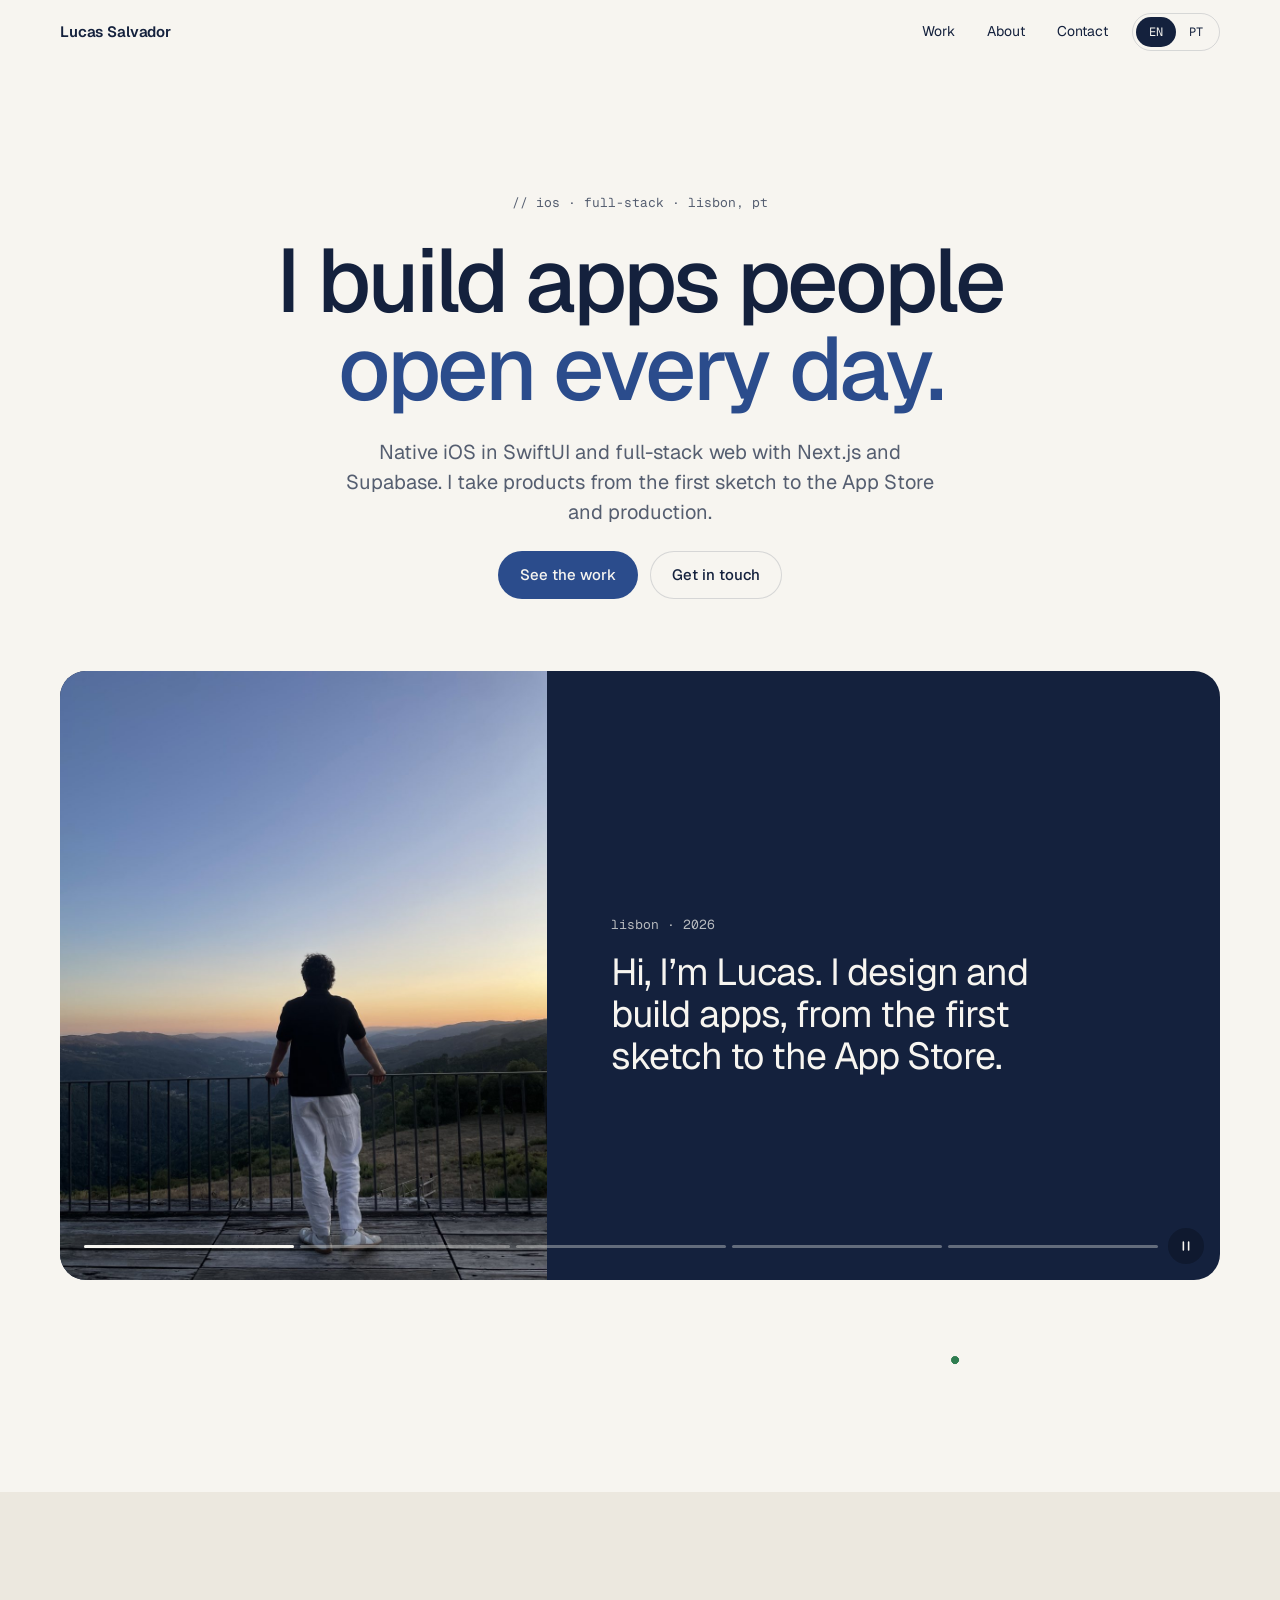
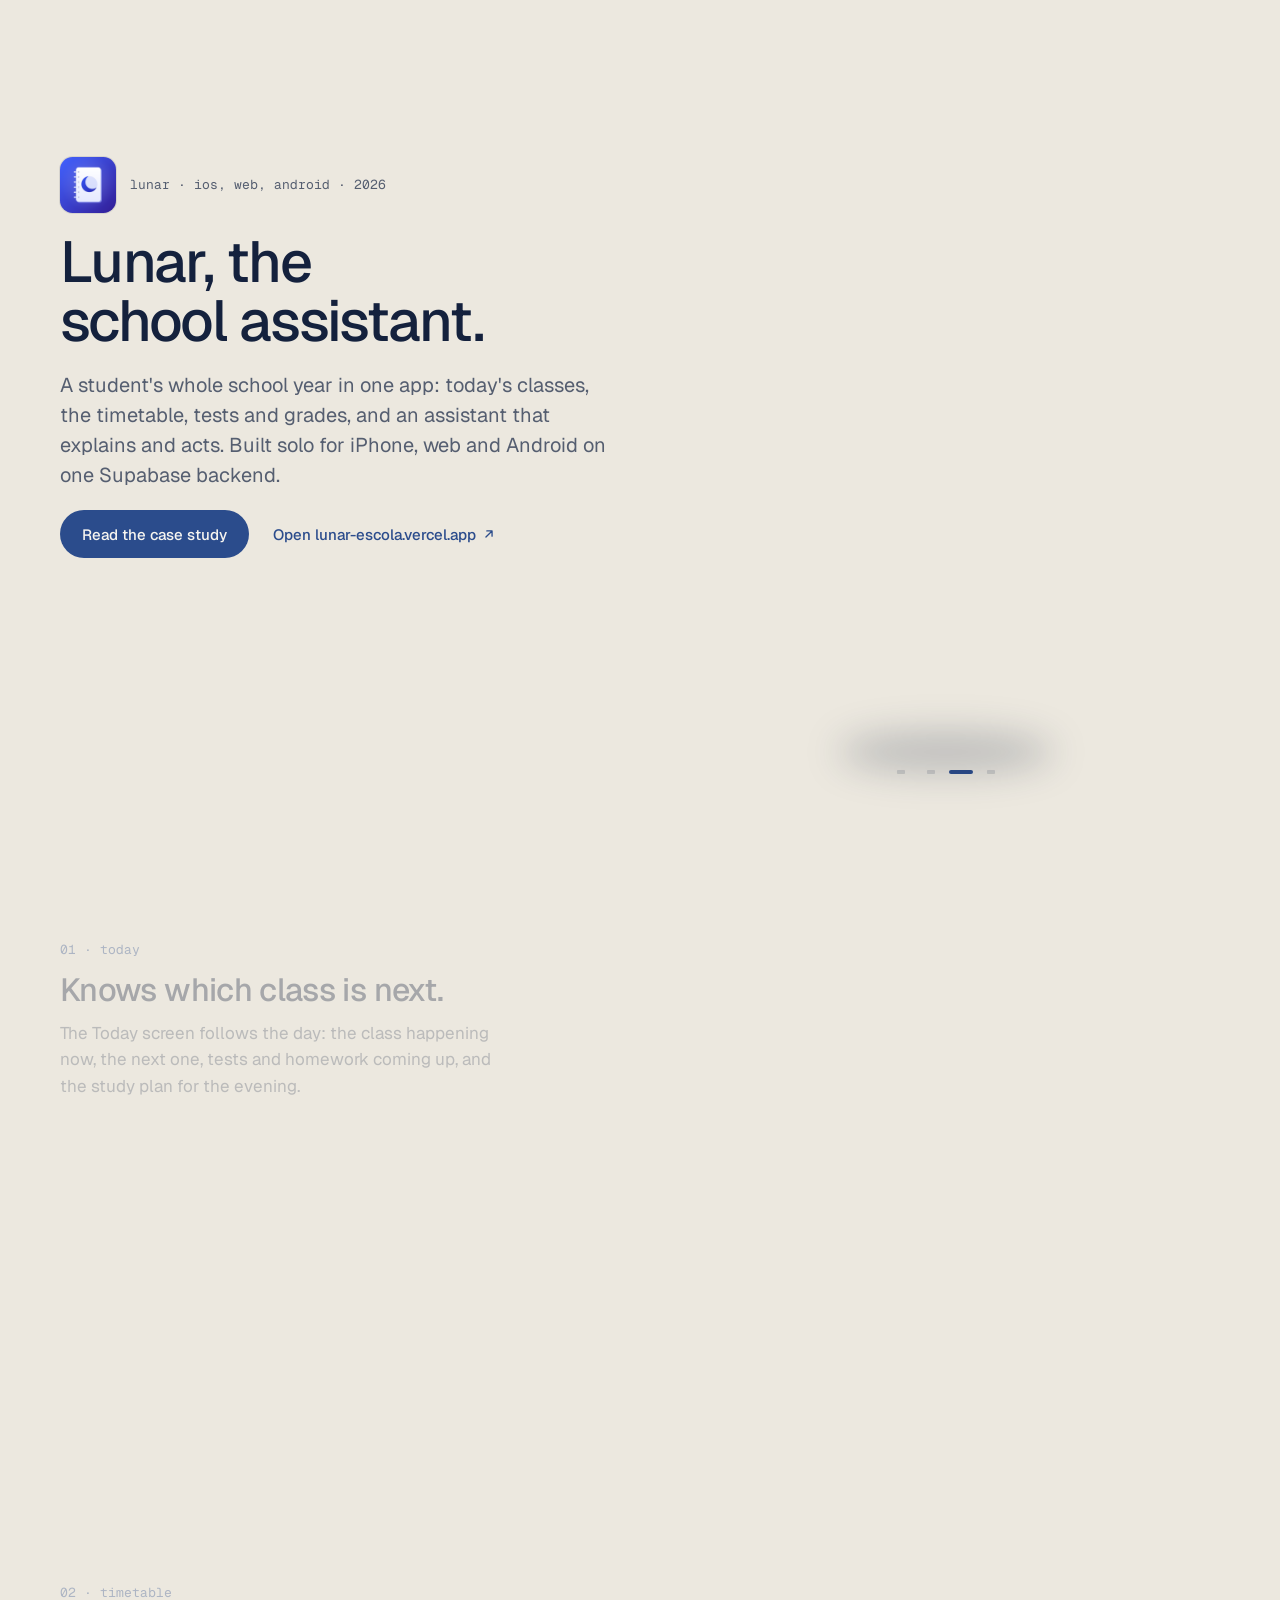
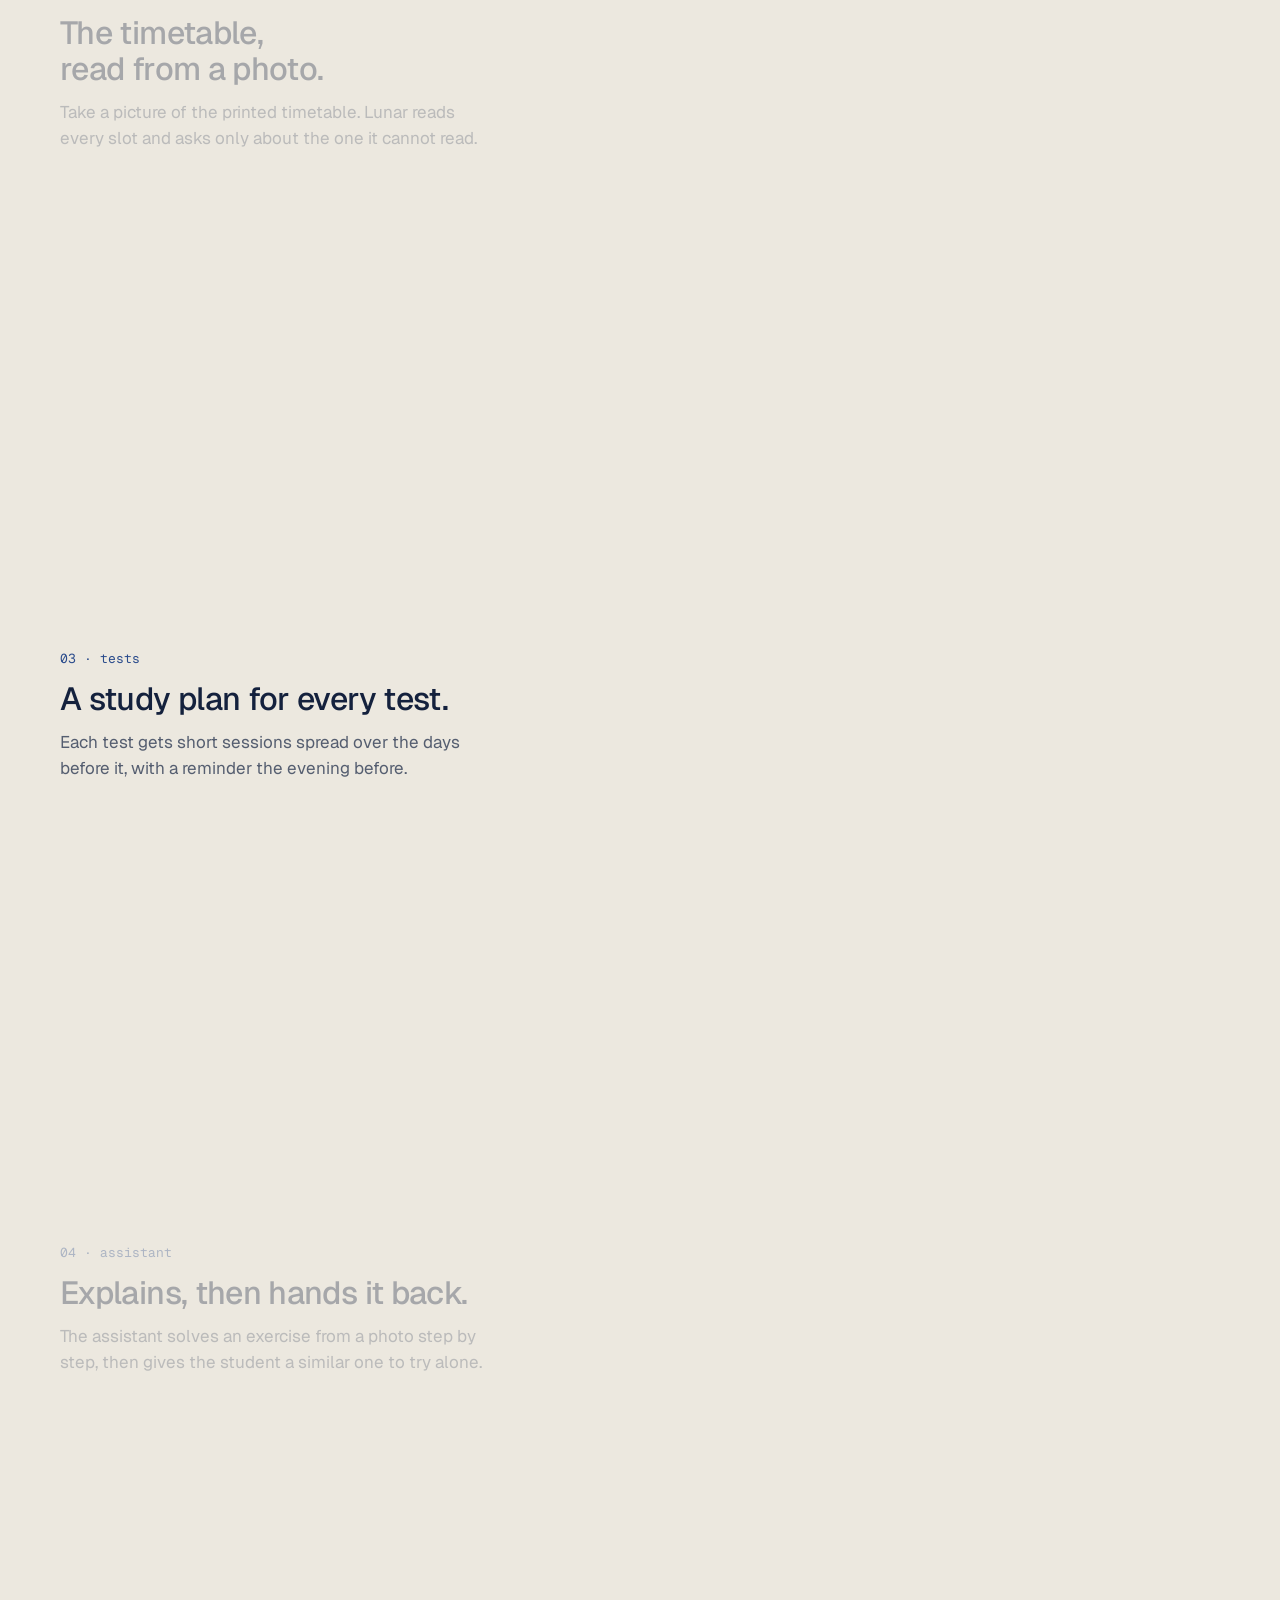
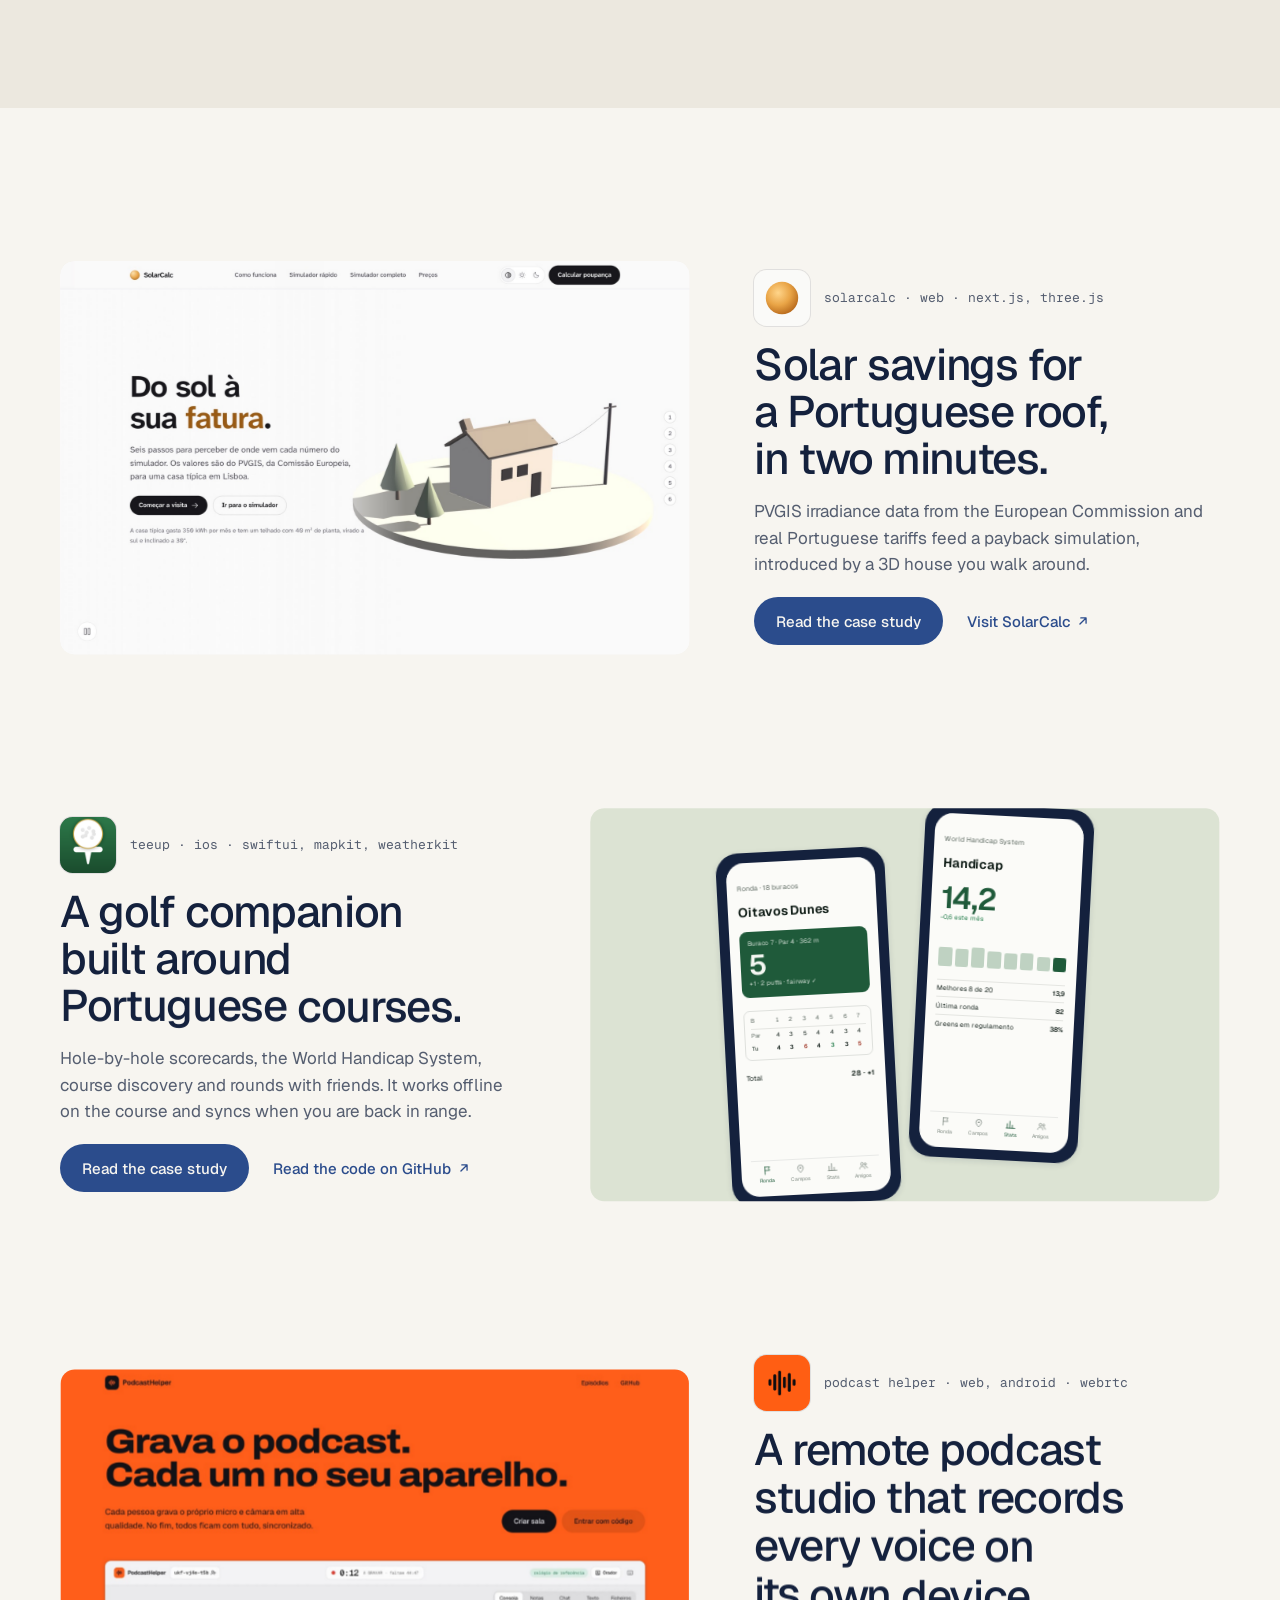
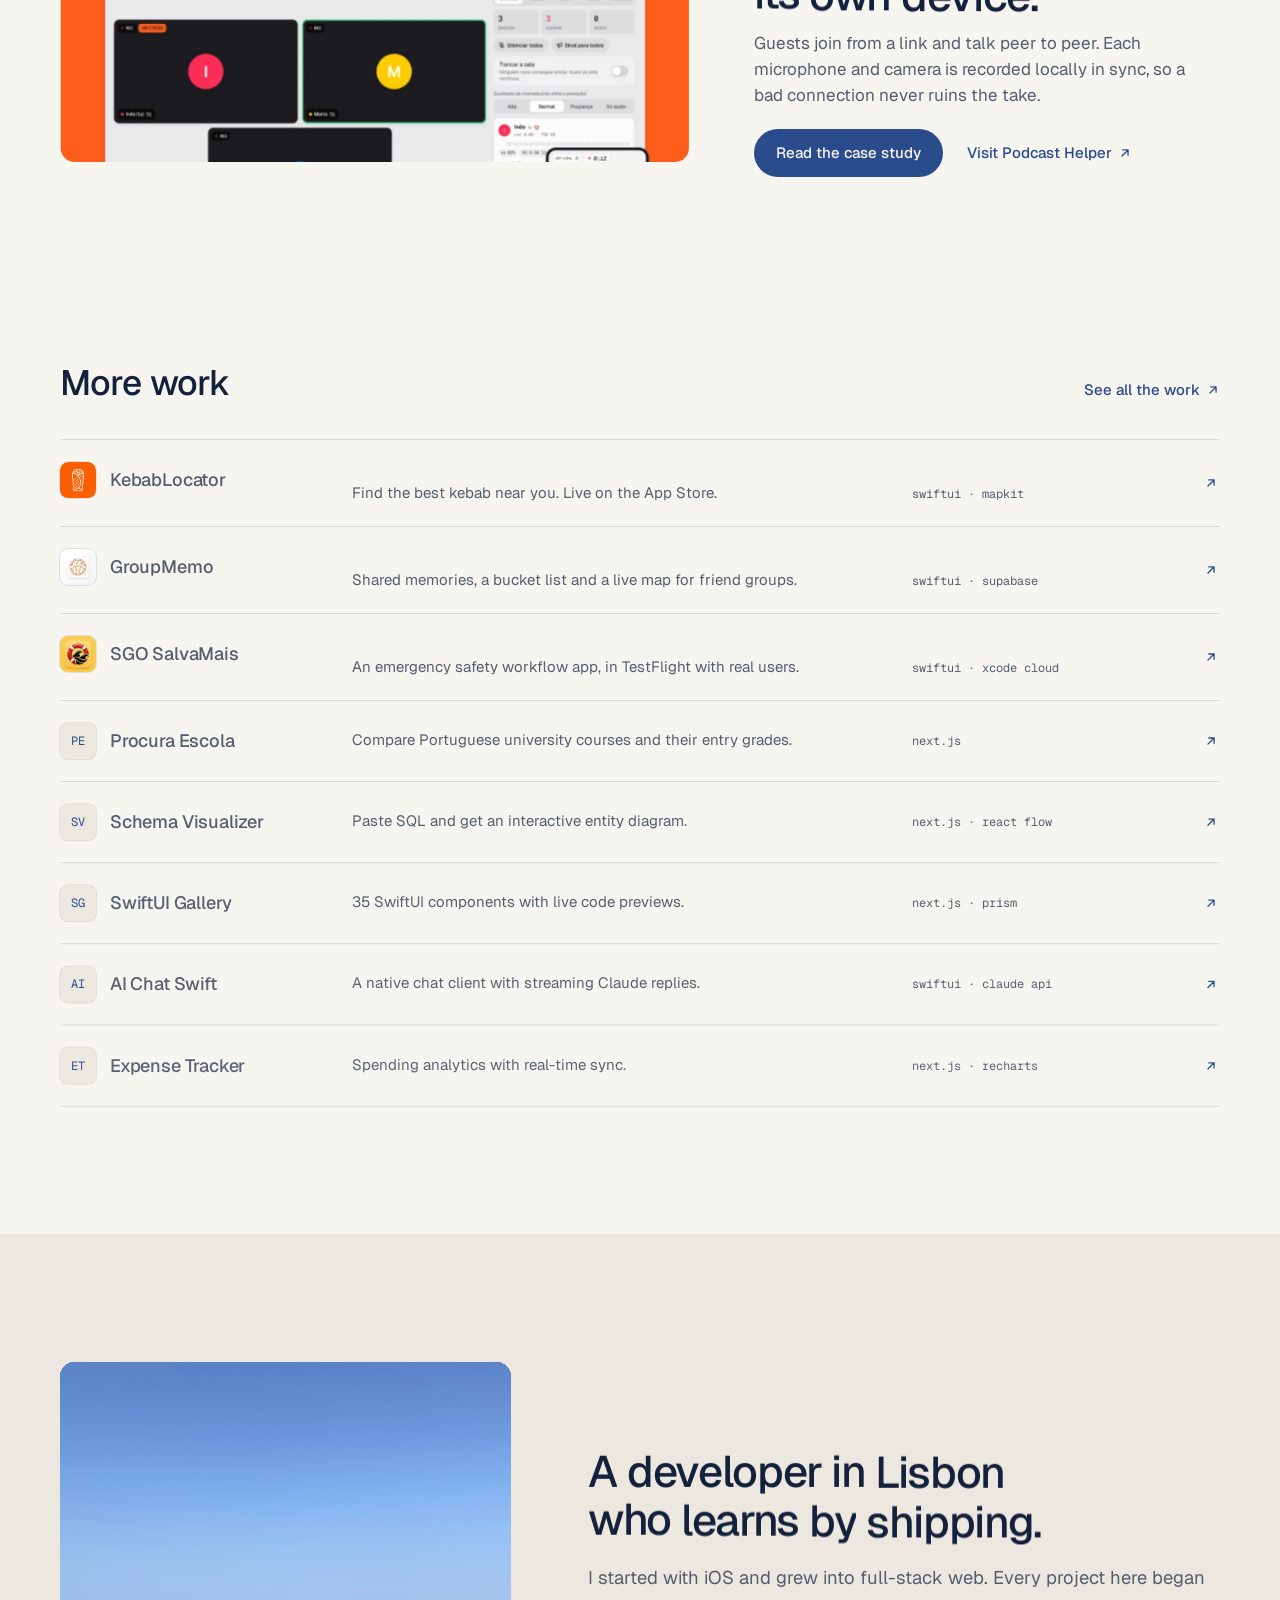
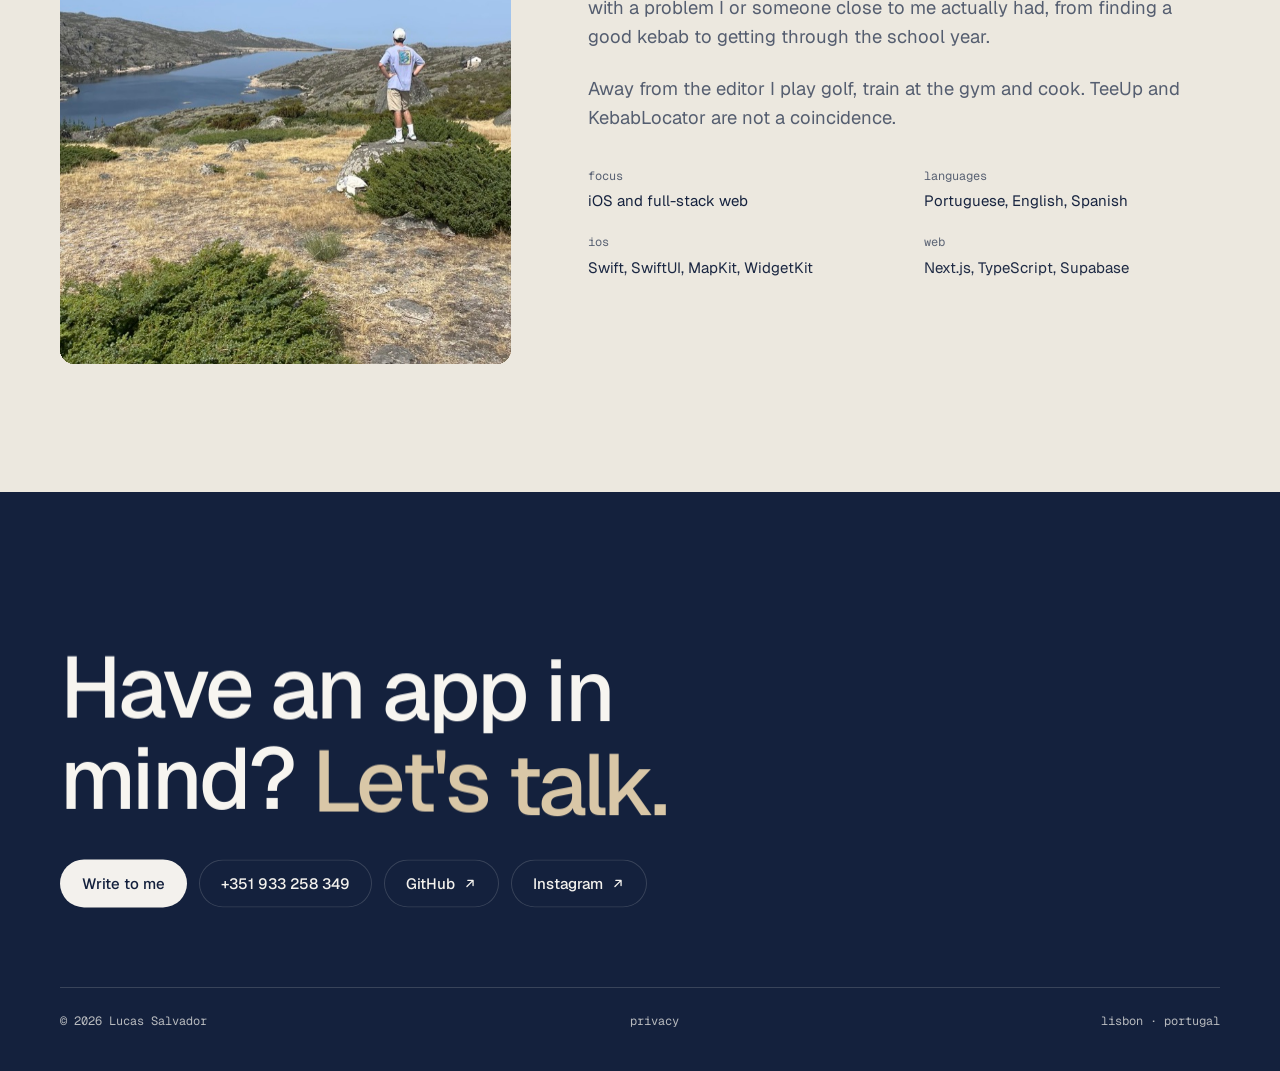
<file: index.html>
<!doctype html>
<html lang="en" data-title-pt="Lucas Salvador · Programador iOS e Full-Stack">
<head>
<meta charset="utf-8">
<meta name="viewport" content="width=device-width, initial-scale=1, viewport-fit=cover">
<title>Lucas Salvador · iOS &amp; Full-Stack Developer</title>
<meta name="description" content="Lucas Salvador builds native iOS apps in SwiftUI and full-stack web products with Next.js and Supabase, from the first sketch to the App Store. Based in Lisbon.">
<meta name="theme-color" content="#F7F5F0" media="(prefers-color-scheme: light)">
<meta name="theme-color" content="#0D1424" media="(prefers-color-scheme: dark)">
<meta name="color-scheme" content="light dark">
<meta property="og:title" content="Lucas Salvador · iOS &amp; Full-Stack Developer">
<meta property="og:description" content="Native iOS and full-stack web, from the first sketch to the App Store. Lisbon, Portugal.">
<meta property="og:image" content="https://soldergg.github.io/assets/img/solarcalc.jpg">
<link rel="icon" href="favicon-32.png" type="image/png" sizes="32x32">
<link rel="apple-touch-icon" href="apple-touch-icon.png">
<link rel="preconnect" href="https://fonts.googleapis.com">
<link rel="preconnect" href="https://fonts.gstatic.com" crossorigin>
<link rel="stylesheet" href="https://fonts.googleapis.com/css2?family=Geist:wght@400;500;600&family=Geist+Mono:wght@400;500&display=swap">
<link rel="stylesheet" href="assets/vendor/lenis-1.3.26.css">
<link rel="stylesheet" href="assets/css/site.css">
</head>
<body>
<a class="skip" href="#main" data-i18n="skip">Skip to content</a>

<svg width="0" height="0" style="position:absolute" aria-hidden="true">
  <symbol id="i-sun" viewBox="0 0 24 24"><circle cx="12" cy="12" r="4.2" fill="none" stroke="currentColor" stroke-width="1.7"/><path d="M12 2.6v2.2M12 19.2v2.2M2.6 12h2.2M19.2 12h2.2M5.4 5.4l1.6 1.6M17 17l1.6 1.6M18.6 5.4 17 7M7 17l-1.6 1.6" stroke="currentColor" stroke-width="1.7" stroke-linecap="round"/></symbol>
  <symbol id="i-cal" viewBox="0 0 24 24"><rect x="3.5" y="5" width="17" height="15.5" rx="2.5" fill="none" stroke="currentColor" stroke-width="1.6"/><path d="M3.5 9.5h17M8 3v4M16 3v4" fill="none" stroke="currentColor" stroke-width="1.6" stroke-linecap="round"/></symbol>
  <symbol id="i-book" viewBox="0 0 24 24"><path d="M4 5.5A2.5 2.5 0 0 1 6.5 3H20v15H6.5A2.5 2.5 0 0 0 4 20.5zM4 20.5A2.5 2.5 0 0 0 6.5 23H20v-5" fill="none" stroke="currentColor" stroke-width="1.7"/></symbol>
  <symbol id="i-spark" viewBox="0 0 24 24"><path d="M12 3l1.8 5.2L19 10l-5.2 1.8L12 17l-1.8-5.2L5 10l5.2-1.8z" fill="currentColor"/></symbol>
  <symbol id="i-people" viewBox="0 0 24 24"><circle cx="9" cy="8.5" r="3.2" fill="none" stroke="currentColor" stroke-width="1.6"/><path d="M3 19.5c0-3.4 2.7-5.4 6-5.4s6 2 6 5.4" fill="none" stroke="currentColor" stroke-width="1.6" stroke-linecap="round"/><circle cx="16.5" cy="9" r="2.6" fill="none" stroke="currentColor" stroke-width="1.6"/><path d="M16.5 14c2.6 0 4.5 1.6 4.5 4.3" fill="none" stroke="currentColor" stroke-width="1.6" stroke-linecap="round"/></symbol>
  <symbol id="i-flag" viewBox="0 0 24 24"><path d="M6 21V3.5M6 4h11l-2.5 4L17 12H6" fill="none" stroke="currentColor" stroke-width="1.7" stroke-linejoin="round" stroke-linecap="round"/></symbol>
  <symbol id="i-map" viewBox="0 0 24 24"><path d="M12 21s-6.5-6-6.5-11a6.5 6.5 0 0 1 13 0c0 5-6.5 11-6.5 11z" fill="none" stroke="currentColor" stroke-width="1.7"/><circle cx="12" cy="10" r="2" fill="currentColor"/></symbol>
  <symbol id="i-chart" viewBox="0 0 24 24"><path d="M4 20V10M10 20V4M16 20v-7M22 20H2" stroke="currentColor" stroke-width="1.8" stroke-linecap="round"/></symbol>
  <symbol id="i-arrow" viewBox="0 0 16 16"><path d="M4.5 11.5l7-7M5.5 4.5h6v6" fill="none" stroke="currentColor" stroke-width="1.5" stroke-linecap="round" stroke-linejoin="round"/></symbol>
</svg>

<header class="nav" id="nav">
  <nav class="wrap nav-in" aria-label="Main">
    <a class="brand" href="index.html">Lucas Salvador</a>
    <div class="nav-links" id="navLinks">
      <a href="work.html" data-i18n="nav.work">Work</a>
      <a href="#about" data-i18n="nav.about">About</a>
      <a href="#contact" data-contact data-i18n="nav.contact">Contact</a>
    </div>
    <div class="nav-end">
      <div class="lang" role="group" aria-label="Language">
        <button type="button" data-lang="en" aria-pressed="true">EN</button>
        <button type="button" data-lang="pt" aria-pressed="false">PT</button>
      </div>
      <button class="menu-btn" type="button" id="menuBtn" aria-expanded="false" aria-controls="navLinks" aria-label="Open menu" data-i18n-label="menu.open"><span></span><span></span></button>
    </div>
  </nav>
</header>

<main id="main">

<section class="hero wrap" id="top">
  <div class="hero-copy">
    <p class="mono kicker" data-i18n="hero.kicker">// ios · full-stack · lisbon, pt</p>
    <h1 data-i18n="hero.h1" data-reveal="words">I build apps people <em>open every day.</em></h1>
    <p class="lede" data-i18n="hero.lede">Native iOS in SwiftUI and full-stack web with Next.js and Supabase. I take products from the first sketch to the App Store and production.</p>
    <div class="cta">
      <a class="btn" href="#work" data-i18n="hero.cta1">See the work</a>
      <a class="btn ghost" href="#contact" data-contact data-i18n="hero.cta2">Get in touch</a>
    </div>
  </div>
  <div class="hero-side">
    <section class="show" aria-roledescription="carousel" aria-label="Lucas and his apps" data-i18n-label="show.label">
      <div class="show-slides">
        <a class="show-slide on" href="index.html#about" data-i="0" aria-hidden="false" tabindex="0">
          <div class="show-media show-me"><img src="assets/img/lucas-sunset.jpg" srcset="assets/img/lucas-sunset.jpg 1050w, assets/img/lucas-sunset-2400.jpg 1800w" sizes="(max-width: 899px) 100vw, 490px" width="1800" height="2400" alt="Lucas Salvador on a terrace, looking at the mountains at sunset" data-i18n-alt="show.me.alt" decoding="async" style="object-position:50% 62%"><div class="show-me-copy"><p class="mono">lisbon · 2026</p><p class="show-me-h" data-i18n="show.me.h">Hi, I’m Lucas. I design and build apps, from the first sketch to the App Store.</p></div></div>
          <span class="show-cap"><img class="app-icon sm" src="assets/img/logos/lt.png" width="36" height="36" alt=""><span><b>Lucas Salvador</b><span class="mono" data-i18n="show.me">developer, lisbon</span></span></span>
        </a>
        <a class="show-slide" href="lunar.html" data-i="1" aria-hidden="true" tabindex="-1">
          <div class="show-media"><img src="assets/img/lunar.jpg" srcset="assets/img/lunar.jpg 1600w, assets/img/lunar-2880.jpg 2880w" sizes="(max-width: 1240px) 100vw, 1160px" width="2880" height="1800" alt="" style="object-position:100% 50%" decoding="async"></div>
          <span class="show-cap"><img class="app-icon sm" src="assets/img/logos/lunar.png" width="36" height="36" alt=""><span><b>Lunar</b><span class="mono" data-i18n="show.lunar">school assistant · ios, web</span></span></span>
        </a>
        <a class="show-slide" href="solarcalc.html" data-i="2" aria-hidden="true" tabindex="-1">
          <div class="show-media"><img src="assets/img/solarcalc.jpg" srcset="assets/img/solarcalc.jpg 1600w, assets/img/solarcalc-2880.jpg 2880w" sizes="(max-width: 1240px) 100vw, 1160px" width="2880" height="1800" alt="" style="object-position:72% 55%" decoding="async"></div>
          <span class="show-cap"><img class="app-icon sm" src="assets/img/logos/solarcalc.svg" width="36" height="36" alt=""><span><b>SolarCalc</b><span class="mono" data-i18n="show.solar">solar savings · web</span></span></span>
        </a>
        <a class="show-slide" href="teeup.html" data-i="3" aria-hidden="true" tabindex="-1">
          <div class="show-media"><div class="show-tee"><div class="tu-phone tu-a">
        <div class="tu-scr">
          <div class="tu-bar"><b>9:41</b></div>
          <p class="tu-small">Ronda · 18 buracos</p>
          <p class="tu-title">Oitavos Dunes</p>
          <div class="tu-hole">
            <span class="tu-k">Buraco 7 · Par 4 · 362 m</span>
            <span class="tu-score">5</span>
            <span class="tu-sub">+1 · 2 putts · fairway ✓</span>
          </div>
          <div class="tu-card">
            <div class="tu-row h"><span>B</span><span>1</span><span>2</span><span>3</span><span>4</span><span>5</span><span>6</span><span>7</span></div>
            <div class="tu-row"><span>Par</span><span>4</span><span>3</span><span>5</span><span>4</span><span>4</span><span>3</span><span>4</span></div>
            <div class="tu-row s"><span>Tu</span><span>4</span><span>3</span><span class="b">6</span><span>4</span><span class="g">3</span><span>3</span><span class="b">5</span></div>
          </div>
          <div class="tu-tot"><span>Total</span><b>28 · +1</b></div>
          <div class="tu-tabs"><span class="on"><svg><use href="#i-flag"/></svg>Ronda</span><span><svg><use href="#i-map"/></svg>Campos</span><span><svg><use href="#i-chart"/></svg>Stats</span><span><svg><use href="#i-people"/></svg>Amigos</span></div>
        </div>
      </div>
      <div class="tu-phone tu-b">
        <div class="tu-scr">
          <div class="tu-bar"><b>9:41</b></div>
          <p class="tu-small">World Handicap System</p>
          <p class="tu-title">Handicap</p>
          <div class="tu-hcp"><b>14,2</b><span>−0,6 este mês</span></div>
          <div class="tu-bars"><i style="--v:62%"></i><i style="--v:58%"></i><i style="--v:66%"></i><i style="--v:55%"></i><i style="--v:51%"></i><i style="--v:54%"></i><i style="--v:47%"></i><i style="--v:45%"></i></div>
          <div class="tu-list">
            <div><span>Melhores 8 de 20</span><b>13,9</b></div>
            <div><span>Última ronda</span><b>82</b></div>
            <div><span>Greens em regulamento</span><b>38%</b></div>
          </div>
          <div class="tu-tabs"><span><svg><use href="#i-flag"/></svg>Ronda</span><span><svg><use href="#i-map"/></svg>Campos</span><span class="on"><svg><use href="#i-chart"/></svg>Stats</span><span><svg><use href="#i-people"/></svg>Amigos</span></div>
        </div>
      </div></div></div>
          <span class="show-cap"><img class="app-icon sm" src="assets/img/logos/teeup.png" width="36" height="36" alt=""><span><b>TeeUp</b><span class="mono" data-i18n="show.teeup">golf companion · ios</span></span></span>
        </a>
        <a class="show-slide" href="podcast-helper.html" data-i="4" aria-hidden="true" tabindex="-1">
          <div class="show-media"><img src="assets/img/podcast-room.webp" width="1800" height="1125" alt="" style="object-position:30% 50%"></div>
          <span class="show-cap"><img class="app-icon sm" src="assets/img/logos/podcasthelper.png" width="36" height="36" alt=""><span><b>Podcast Helper</b><span class="mono" data-i18n="show.pod">remote studio · web, android</span></span></span>
        </a>
      </div>
      <div class="show-ui">
        <div class="show-dots" role="tablist" aria-label="Choose a slide" data-i18n-label="show.choose">
          <button type="button" role="tab" aria-selected="true" aria-label="Lucas Salvador"><i></i></button>
          <button type="button" role="tab" aria-selected="false" aria-label="Lunar"><i></i></button>
          <button type="button" role="tab" aria-selected="false" aria-label="SolarCalc"><i></i></button>
          <button type="button" role="tab" aria-selected="false" aria-label="TeeUp"><i></i></button>
          <button type="button" role="tab" aria-selected="false" aria-label="Podcast Helper"><i></i></button>
        </div>
        <button type="button" class="show-pause" aria-pressed="false" aria-label="Pause slideshow" data-i18n-label="show.pause"><svg viewBox="0 0 16 16" aria-hidden="true"><path class="ico-pause" d="M5 3.5v9M11 3.5v9" stroke="currentColor" stroke-width="1.8" stroke-linecap="round"/><path class="ico-play" d="M5 3.2v9.6L12.5 8z" fill="currentColor"/></svg></button>
      </div>
    </section>
  <dl class="facts">
    <div><dt data-i18n="facts.now">Shipping now</dt><dd>Lunar, iOS + web</dd></div>
    <div><dt data-i18n="facts.store">On the App Store</dt><dd>KebabLocator</dd></div>
    <div><dt data-i18n="facts.stack">Stack</dt><dd class="mono">swift · next.js · supabase</dd></div>
    <div><dt data-i18n="facts.status">Status</dt><dd><i class="dot" aria-hidden="true"></i><span data-i18n="facts.open">Open to projects</span></dd></div>
  </dl>
  </div>
</section>

<!-- Lunar: the same scroll story as lunar-escola.vercel.app -->
<section class="lunar" id="work" aria-labelledby="lunar-h">
  <div class="wrap story">
    <div class="story-copy">
      <header class="st-intro">
        <div class="app-id"><img class="app-icon" src="assets/img/logos/lunar.png" width="56" height="56" alt=""><p class="mono kicker">lunar · ios, web, android · 2026</p></div>
        <h2 id="lunar-h" data-i18n="lunar.h" data-reveal="words">Lunar, the school assistant.</h2>
        <p class="lede" data-i18n="lunar.p">A student's whole school year in one app: today's classes, the timetable, tests and grades, and an assistant that explains and acts. Built solo for iPhone, web and Android on one Supabase backend.</p>
        <div class="links">
          <a class="btn" href="lunar.html" data-i18n="cs.read">Read the case study</a>
          <a class="link" href="https://lunar-escola.vercel.app" target="_blank" rel="noopener"><span data-i18n="lunar.link">Open lunar-escola.vercel.app</span> <svg class="ic"><use href="#i-arrow"/></svg></a>
        </div>
      </header>
      <ol class="chapters">
        <li class="ch is-on" data-i="0">
          <p class="mono ch-n">01 · <span data-i18n="ch0.k">today</span></p>
          <h3 data-i18n="ch0.h">Knows which class is next.</h3>
          <p data-i18n="ch0.p">The Today screen follows the day: the class happening now, the next one, tests and homework coming up, and the study plan for the evening.</p>
        </li>
        <li class="ch" data-i="1">
          <p class="mono ch-n">02 · <span data-i18n="ch1.k">timetable</span></p>
          <h3 data-i18n="ch1.h">The timetable, read from a photo.</h3>
          <p data-i18n="ch1.p">Take a picture of the printed timetable. Lunar reads every slot and asks only about the one it cannot read.</p>
        </li>
        <li class="ch" data-i="2">
          <p class="mono ch-n">03 · <span data-i18n="ch2.k">tests</span></p>
          <h3 data-i18n="ch2.h">A study plan for every test.</h3>
          <p data-i18n="ch2.p">Each test gets short sessions spread over the days before it, with a reminder the evening before.</p>
        </li>
        <li class="ch" data-i="3">
          <p class="mono ch-n">04 · <span data-i18n="ch3.k">assistant</span></p>
          <h3 data-i18n="ch3.h">Explains, then hands it back.</h3>
          <p data-i18n="ch3.p">The assistant solves an exercise from a photo step by step, then gives the student a similar one to try alone.</p>
        </li>
      </ol>
    </div>

    <div class="stage" aria-hidden="true">
      <div class="dev-wrap">
        <div class="dev-scale">
          <div class="dev" id="dev">
            <i class="dev-layer" style="--k:1"></i><i class="dev-layer" style="--k:2"></i><i class="dev-layer" style="--k:3"></i><i class="dev-layer" style="--k:4"></i>
            <i class="dev-layer" style="--k:5"></i><i class="dev-layer" style="--k:6"></i><i class="dev-layer" style="--k:7"></i><i class="dev-layer" style="--k:8"></i>
            <div class="dev-face">
              <div class="dev-screen">
                <i class="ph-island"></i>

                <div class="scr on" data-i="0">
                  <div class="ph-status"><b>08:21</b><span class="ph-sys"><i></i><i></i><i></i><i></i><u></u></span></div>
                  <div class="ph-body">
                    <div class="ph-top"><span class="ph-modes"><b>Escola</b><span>Futuro</span></span><span class="ph-av">T</span></div>
                    <div class="ph-date">Terça, 6 de outubro</div>
                    <div class="ph-title">Hoje</div>
                    <div class="ph-now">
                      <div class="ph-k">Agora · até 09:55</div>
                      <div class="ph-big">Português</div>
                      <div class="ph-s">Sala A3 · faltam 1 h 34</div>
                      <div class="ph-meter"><i style="width:6%"></i></div>
                      <div class="ph-next">A seguir: <b>Matemática A</b> às 10:10, na B12</div>
                    </div>
                    <div class="ph-group">
                      <div class="ph-row"><div><b>Teste de Matemática A</b><span>Trigonometria, na sexta</span></div><span class="ph-pill red">3 dias</span></div>
                      <div class="ph-row"><div><b>TPC de Filosofia</b><span>Página 84, para amanhã</span></div><span class="ph-pill">TPC</span></div>
                      <div class="ph-row"><div><b>Levar amanhã</b><span>Calculadora gráfica e atlas</span></div><span class="ph-pill amber">material</span></div>
                    </div>
                    <div class="ph-h">Estudo de hoje</div>
                    <div class="ph-group">
                      <div class="ph-row"><div><b>Matemática A, 17:00 às 17:45</b><span>Círculo trigonométrico</span></div><span class="ph-pill blue">plano</span></div>
                      <div class="ph-row"><div><b>Faltas a Educação Física</b><span>2 de 4 injustificadas</span></div><span class="ph-pill amber">metade</span></div>
                    </div>
                  </div>
                  <div class="ph-tabs"><span class="on"><svg><use href="#i-sun"/></svg>Hoje</span><span><svg><use href="#i-cal"/></svg>Horário</span><span><svg><use href="#i-book"/></svg>Testes</span><span><svg><use href="#i-spark"/></svg>Assistente</span><span><svg><use href="#i-people"/></svg>Colegas</span></div>
                </div>

                <div class="scr" data-i="1">
                  <div class="ph-status"><b>10:42</b><span class="ph-sys"><i></i><i></i><i></i><i></i><u></u></span></div>
                  <div class="ph-body">
                    <div class="ph-date">Lido da foto, 11.º C</div>
                    <div class="ph-title">Horário</div>
                    <div class="ph-tt">
                      <span></span><b>Seg</b><b>Ter</b><b>Qua</b><b>Qui</b><b>Sex</b>
                      <time>08:15</time><i>Port.<small>A3</small></i><i>Port.<small>A3</small></i><i>Econ.<small>C2</small></i><i>Inglês<small>A1</small></i><i>Mat. A<small>B12</small></i>
                      <time>10:10</time><i>Econ.<small>C2</small></i><i>Mat. A<small>B12</small></i><i>Filos.<small>B4</small></i><i class="q">Mat. A<small>B12?</small></i><i>Econ.<small>C2</small></i>
                      <time>12:00</time><i>Geo.<small>C5</small></i><i>Inglês<small>A1</small></i><i>Mat. A<small>B12</small></i><i>Filos.<small>B4</small></i><i>Port.<small>A3</small></i>
                      <time>14:00</time><span></span><i>Ed. Fís.<small>Pav.</small></i><i>Geo.<small>C5</small></i><span></span><span></span>
                    </div>
                    <div class="ph-note">Uma aula por confirmar: a sala da Matemática A de quinta não se lê bem na foto.</div>
                    <div class="ph-group">
                      <div class="ph-row"><div><b>Horas dos tempos</b><span>Das 08:15 às 15:40, com os intervalos</span></div></div>
                      <div class="ph-row"><div><b>7 disciplinas</b><span>Português, Inglês, Filosofia, Mat. A, Econ. A, Geo. A, Ed. Física</span></div></div>
                    </div>
                    <div class="ph-btn">Guardar o horário</div>
                  </div>
                  <div class="ph-tabs"><span><svg><use href="#i-sun"/></svg>Hoje</span><span class="on"><svg><use href="#i-cal"/></svg>Horário</span><span><svg><use href="#i-book"/></svg>Testes</span><span><svg><use href="#i-spark"/></svg>Assistente</span><span><svg><use href="#i-people"/></svg>Colegas</span></div>
                </div>

                <div class="scr" data-i="2">
                  <div class="ph-status"><b>16:32</b><span class="ph-sys"><i></i><i></i><i></i><i></i><u></u></span></div>
                  <div class="ph-body">
                    <div class="ph-title">Testes e notas</div>
                    <div class="ph-card">
                      <div class="ph-k">Sexta, 9 de outubro</div>
                      <div class="ph-big">Matemática A</div>
                      <div class="ph-s">Trigonometria: círculo trigonométrico e equações</div>
                      <span class="ph-pill red ph-corner">3 dias</span>
                    </div>
                    <div class="ph-h">Plano de estudo</div>
                    <div class="ph-group">
                      <div class="ph-row"><div><b>Hoje, 17:00 às 17:45</b><span>Círculo trigonométrico</span></div><span class="ph-check">✓</span></div>
                      <div class="ph-row"><div><b>Quarta, 17:00 às 17:45</b><span>Equações do tipo sen x = a</span></div></div>
                      <div class="ph-row"><div><b>Quinta, 17:00 às 17:30</b><span>Ficha de revisão do manual</span></div></div>
                    </div>
                    <div class="ph-note">Lembrete na véspera, às 20:00.</div>
                    <div class="ph-h">A seguir</div>
                    <div class="ph-group">
                      <div class="ph-row"><div><b>Economia A</b><span>Quarta, 14 de outubro</span></div><span class="ph-pill">8 dias</span></div>
                      <div class="ph-row"><div><b>Português</b><span>Segunda, 19 de outubro</span></div><span class="ph-pill">13 dias</span></div>
                    </div>
                  </div>
                  <div class="ph-tabs"><span><svg><use href="#i-sun"/></svg>Hoje</span><span><svg><use href="#i-cal"/></svg>Horário</span><span class="on"><svg><use href="#i-book"/></svg>Testes</span><span><svg><use href="#i-spark"/></svg>Assistente</span><span><svg><use href="#i-people"/></svg>Colegas</span></div>
                </div>

                <div class="scr" data-i="3">
                  <div class="ph-status"><b>19:08</b><span class="ph-sys"><i></i><i></i><i></i><i></i><u></u></span></div>
                  <div class="ph-body">
                    <div class="ph-title">Assistente</div>
                    <div class="ph-q"><span>Da tua foto</span>Resolve a equação 2 sen x = 1 no intervalo [0, 2π].</div>
                    <ol class="ph-steps">
                      <li>Isola o seno: <b>sen x = 1/2</b>.</li>
                      <li>No círculo trigonométrico, o seno vale 1/2 em <b>π/6</b> e em <b>π − π/6</b>.</li>
                      <li>Em [0, 2π] não há mais ângulos com esse seno.</li>
                    </ol>
                    <div class="ph-card ph-result">Solução: <b>x = π/6</b> ou <b>x = 5π/6</b>.<span>Agora tu: resolve 2 cos x = √3 no mesmo intervalo.</span></div>
                    <div class="ph-input">Pergunta outra coisa</div>
                  </div>
                  <div class="ph-tabs"><span><svg><use href="#i-sun"/></svg>Hoje</span><span><svg><use href="#i-cal"/></svg>Horário</span><span><svg><use href="#i-book"/></svg>Testes</span><span class="on"><svg><use href="#i-spark"/></svg>Assistente</span><span><svg><use href="#i-people"/></svg>Colegas</span></div>
                </div>
              </div>
            </div>
          </div>
        </div>
        <i class="dev-shadow"></i>
      </div>
      <div class="st-dots"><i class="on"></i><i></i><i></i><i></i></div>
    </div>
  </div>
</section>

<section class="featured wrap" aria-label="Featured projects" data-i18n-label="featured.label">
  <article class="feat">
    <a class="feat-media" href="solarcalc.html" tabindex="-1" aria-hidden="true" data-reveal="shutter">
      <img src="assets/img/solarcalc.jpg" srcset="assets/img/solarcalc.jpg 1600w, assets/img/solarcalc-2880.jpg 2880w" sizes="(max-width: 899px) 100vw, 680px" width="2880" height="1800" loading="lazy" decoding="async" alt="">
    </a>
    <div class="feat-copy">
      <div class="app-id"><img class="app-icon" src="assets/img/logos/solarcalc.svg" width="56" height="56" alt=""><p class="mono kicker">solarcalc · web · next.js, three.js</p></div>
      <h2 data-i18n="solar.h" data-reveal="words">Solar savings for a Portuguese roof, in two minutes.</h2>
      <p data-i18n="solar.p">PVGIS irradiance data from the European Commission and real Portuguese tariffs feed a payback simulation, introduced by a 3D house you walk around.</p>
      <div class="links"><a class="btn" href="solarcalc.html" data-i18n="cs.read">Read the case study</a><a class="link" href="https://solarcalc-livid.vercel.app" target="_blank" rel="noopener"><span data-i18n="solar.link">Visit SolarCalc</span> <svg class="ic"><use href="#i-arrow"/></svg></a></div>
    </div>
  </article>

  <article class="feat flip">
    <a class="feat-media teeup" href="teeup.html" tabindex="-1" aria-hidden="true" data-reveal="shutter">
      <div class="tu-phone tu-a">
        <div class="tu-scr">
          <div class="tu-bar"><b>9:41</b></div>
          <p class="tu-small">Ronda · 18 buracos</p>
          <p class="tu-title">Oitavos Dunes</p>
          <div class="tu-hole">
            <span class="tu-k">Buraco 7 · Par 4 · 362 m</span>
            <span class="tu-score">5</span>
            <span class="tu-sub">+1 · 2 putts · fairway ✓</span>
          </div>
          <div class="tu-card">
            <div class="tu-row h"><span>B</span><span>1</span><span>2</span><span>3</span><span>4</span><span>5</span><span>6</span><span>7</span></div>
            <div class="tu-row"><span>Par</span><span>4</span><span>3</span><span>5</span><span>4</span><span>4</span><span>3</span><span>4</span></div>
            <div class="tu-row s"><span>Tu</span><span>4</span><span>3</span><span class="b">6</span><span>4</span><span class="g">3</span><span>3</span><span class="b">5</span></div>
          </div>
          <div class="tu-tot"><span>Total</span><b>28 · +1</b></div>
          <div class="tu-tabs"><span class="on"><svg><use href="#i-flag"/></svg>Ronda</span><span><svg><use href="#i-map"/></svg>Campos</span><span><svg><use href="#i-chart"/></svg>Stats</span><span><svg><use href="#i-people"/></svg>Amigos</span></div>
        </div>
      </div>
      <div class="tu-phone tu-b">
        <div class="tu-scr">
          <div class="tu-bar"><b>9:41</b></div>
          <p class="tu-small">World Handicap System</p>
          <p class="tu-title">Handicap</p>
          <div class="tu-hcp"><b>14,2</b><span>−0,6 este mês</span></div>
          <div class="tu-bars"><i style="--v:62%"></i><i style="--v:58%"></i><i style="--v:66%"></i><i style="--v:55%"></i><i style="--v:51%"></i><i style="--v:54%"></i><i style="--v:47%"></i><i style="--v:45%"></i></div>
          <div class="tu-list">
            <div><span>Melhores 8 de 20</span><b>13,9</b></div>
            <div><span>Última ronda</span><b>82</b></div>
            <div><span>Greens em regulamento</span><b>38%</b></div>
          </div>
          <div class="tu-tabs"><span><svg><use href="#i-flag"/></svg>Ronda</span><span><svg><use href="#i-map"/></svg>Campos</span><span class="on"><svg><use href="#i-chart"/></svg>Stats</span><span><svg><use href="#i-people"/></svg>Amigos</span></div>
        </div>
      </div>
    </a>
    <div class="feat-copy">
      <div class="app-id"><img class="app-icon" src="assets/img/logos/teeup.png" width="56" height="56" alt=""><p class="mono kicker">teeup · ios · swiftui, mapkit, weatherkit</p></div>
      <h2 data-i18n="teeup.h" data-reveal="words">A golf companion built around Portuguese courses.</h2>
      <p data-i18n="teeup.p">Hole-by-hole scorecards, the World Handicap System, course discovery and rounds with friends. It works offline on the course and syncs when you are back in range.</p>
      <div class="links"><a class="btn" href="teeup.html" data-i18n="cs.read">Read the case study</a><a class="link" href="https://github.com/SoldergG/TeeUp" target="_blank" rel="noopener"><span data-i18n="teeup.link">Read the code on GitHub</span> <svg class="ic"><use href="#i-arrow"/></svg></a></div>
    </div>
  </article>

  <article class="feat">
    <a class="feat-media" href="podcast-helper.html" tabindex="-1" aria-hidden="true" data-reveal="shutter">
      <img src="assets/img/podcasthelper.jpg" srcset="assets/img/podcasthelper.jpg 1600w, assets/img/podcasthelper-2880.jpg 2880w" sizes="(max-width: 899px) 100vw, 680px" width="2880" height="1800" loading="lazy" decoding="async" alt="">
    </a>
    <div class="feat-copy">
      <div class="app-id"><img class="app-icon" src="assets/img/logos/podcasthelper.png" width="56" height="56" alt=""><p class="mono kicker">podcast helper · web, android · webrtc</p></div>
      <h2 data-i18n="pod.h" data-reveal="words">A remote podcast studio that records every voice on its own device.</h2>
      <p data-i18n="pod.p">Guests join from a link and talk peer to peer. Each microphone and camera is recorded locally in sync, so a bad connection never ruins the take.</p>
      <div class="links"><a class="btn" href="podcast-helper.html" data-i18n="cs.read">Read the case study</a><a class="link" href="https://podcasthelper.vercel.app" target="_blank" rel="noopener"><span data-i18n="pod.link">Visit Podcast Helper</span> <svg class="ic"><use href="#i-arrow"/></svg></a></div>
    </div>
  </article>
</section>

<section class="more wrap" aria-labelledby="more-h">
  <div class="more-head">
    <h2 id="more-h" data-i18n="more.h" data-reveal="words">More work</h2>
    <a class="link" href="work.html"><span data-i18n="more.all">See all the work</span> <svg class="ic"><use href="#i-arrow"/></svg></a>
  </div>
  <ul class="rows" data-reveal="stagger">
    <li><a href="https://apps.apple.com/us/app/kebablocator/id6761265002" target="_blank" rel="noopener"><span class="row-id"><img class="app-icon sm" src="assets/img/logos/kebablocator.png" width="36" height="36" alt="" loading="lazy"><b>KebabLocator</b></span><span data-i18n="m.kebab">Find the best kebab near you. Live on the App Store.</span><span class="mono">swiftui · mapkit</span><svg class="ic"><use href="#i-arrow"/></svg></a></li>
    <li><a href="https://github.com/SoldergG/GroupMemo" target="_blank" rel="noopener"><span class="row-id"><img class="app-icon sm" src="assets/img/logos/groupmemo.png" width="36" height="36" alt="" loading="lazy"><b>GroupMemo</b></span><span data-i18n="m.memo">Shared memories, a bucket list and a live map for friend groups.</span><span class="mono">swiftui · supabase</span><svg class="ic"><use href="#i-arrow"/></svg></a></li>
    <li><a href="https://github.com/SoldergG" target="_blank" rel="noopener"><span class="row-id"><img class="app-icon sm" src="assets/img/logos/sgo.png" width="36" height="36" alt="" loading="lazy"><b>SGO SalvaMais</b></span><span data-i18n="m.sgo">An emergency safety workflow app, in TestFlight with real users.</span><span class="mono">swiftui · xcode cloud</span><svg class="ic"><use href="#i-arrow"/></svg></a></li>
    <li><a href="https://github.com/SoldergG/procura-escola" target="_blank" rel="noopener"><span class="row-id"><i class="app-icon sm tile" aria-hidden="true">PE</i><b>Procura Escola</b></span><span data-i18n="m.escola">Compare Portuguese university courses and their entry grades.</span><span class="mono">next.js</span><svg class="ic"><use href="#i-arrow"/></svg></a></li>
    <li><a href="https://github.com/SoldergG/schema-visualizer" target="_blank" rel="noopener"><span class="row-id"><i class="app-icon sm tile" aria-hidden="true">SV</i><b>Schema Visualizer</b></span><span data-i18n="m.schema">Paste SQL and get an interactive entity diagram.</span><span class="mono">next.js · react flow</span><svg class="ic"><use href="#i-arrow"/></svg></a></li>
    <li><a href="https://github.com/SoldergG/swiftui-gallery" target="_blank" rel="noopener"><span class="row-id"><i class="app-icon sm tile" aria-hidden="true">SG</i><b>SwiftUI Gallery</b></span><span data-i18n="m.gallery">35 SwiftUI components with live code previews.</span><span class="mono">next.js · prism</span><svg class="ic"><use href="#i-arrow"/></svg></a></li>
    <li><a href="https://github.com/SoldergG/ai-chat-swift" target="_blank" rel="noopener"><span class="row-id"><i class="app-icon sm tile" aria-hidden="true">AI</i><b>AI Chat Swift</b></span><span data-i18n="m.chat">A native chat client with streaming Claude replies.</span><span class="mono">swiftui · claude api</span><svg class="ic"><use href="#i-arrow"/></svg></a></li>
    <li><a href="https://github.com/SoldergG/expense-tracker" target="_blank" rel="noopener"><span class="row-id"><i class="app-icon sm tile" aria-hidden="true">ET</i><b>Expense Tracker</b></span><span data-i18n="m.expense">Spending analytics with real-time sync.</span><span class="mono">next.js · recharts</span><svg class="ic"><use href="#i-arrow"/></svg></a></li>
  </ul>
</section>

<section class="about" id="about" aria-labelledby="about-h">
  <div class="wrap about-in">
    <figure class="portrait"><img src="assets/img/lucas.jpg" width="750" height="1000" loading="lazy" alt="Portrait of Lucas Salvador" data-i18n-alt="about.alt"></figure>
    <div class="about-copy">
      <h2 id="about-h" data-i18n="about.h" data-reveal="words">A developer in Lisbon who learns by shipping.</h2>
      <p data-i18n="about.p1">I started with iOS and grew into full-stack web. Every project here began with a problem I or someone close to me actually had, from finding a good kebab to getting through the school year.</p>
      <p data-i18n="about.p2">Away from the editor I play golf, train at the gym and cook. TeeUp and KebabLocator are not a coincidence.</p>
      <dl class="specs" data-reveal="stagger">
        <div><dt class="mono" data-i18n="spec.focus">focus</dt><dd data-i18n="spec.focusv">iOS and full-stack web</dd></div>
        <div><dt class="mono" data-i18n="spec.lang">languages</dt><dd data-i18n="spec.langv">Portuguese, English, Spanish</dd></div>
        <div><dt class="mono">ios</dt><dd>Swift, SwiftUI, MapKit, WidgetKit</dd></div>
        <div><dt class="mono">web</dt><dd>Next.js, TypeScript, Supabase</dd></div>
      </dl>
    </div>
  </div>
</section>

<section class="contact" id="contact" aria-labelledby="contact-h">
  <div class="wrap contact-in">
    <h2 id="contact-h" data-i18n="contact.h" data-reveal="words">Have an app in mind? <em>Let's talk.</em></h2>
    <div class="cta" data-reveal="up">
      <a class="btn light" href="mailto:Lucs2.8@icloud.com" data-contact data-i18n="contact.write">Write to me</a>
      <a class="btn ghost-light" href="tel:+351933258349">+351 933 258 349</a>
      <a class="btn ghost-light" href="https://github.com/SoldergG" target="_blank" rel="noopener">GitHub <svg class="ic"><use href="#i-arrow"/></svg></a>
      <a class="btn ghost-light" href="https://instagram.com/Lucs2.8" target="_blank" rel="noopener">Instagram <svg class="ic"><use href="#i-arrow"/></svg></a>
    </div>
    <footer class="foot mono">
      <span>© 2026 Lucas Salvador</span>
      <a href="privacy.html" data-i18n="foot.privacy">privacy</a>
      <span data-i18n="foot.place">lisbon · portugal</span>
    </footer>
  </div>
</section>

</main>

<script src="assets/js/pt/home.js" defer></script>
<script src="assets/vendor/gsap-3.15.0.min.js" defer></script>
<script src="assets/vendor/ScrollTrigger-3.15.0.min.js" defer></script>
<script src="assets/vendor/lenis-1.3.26.min.js" defer></script>
<script src="assets/js/core.js" defer></script>
<script src="assets/js/home.js" defer></script>
</body>
</html>
</file>
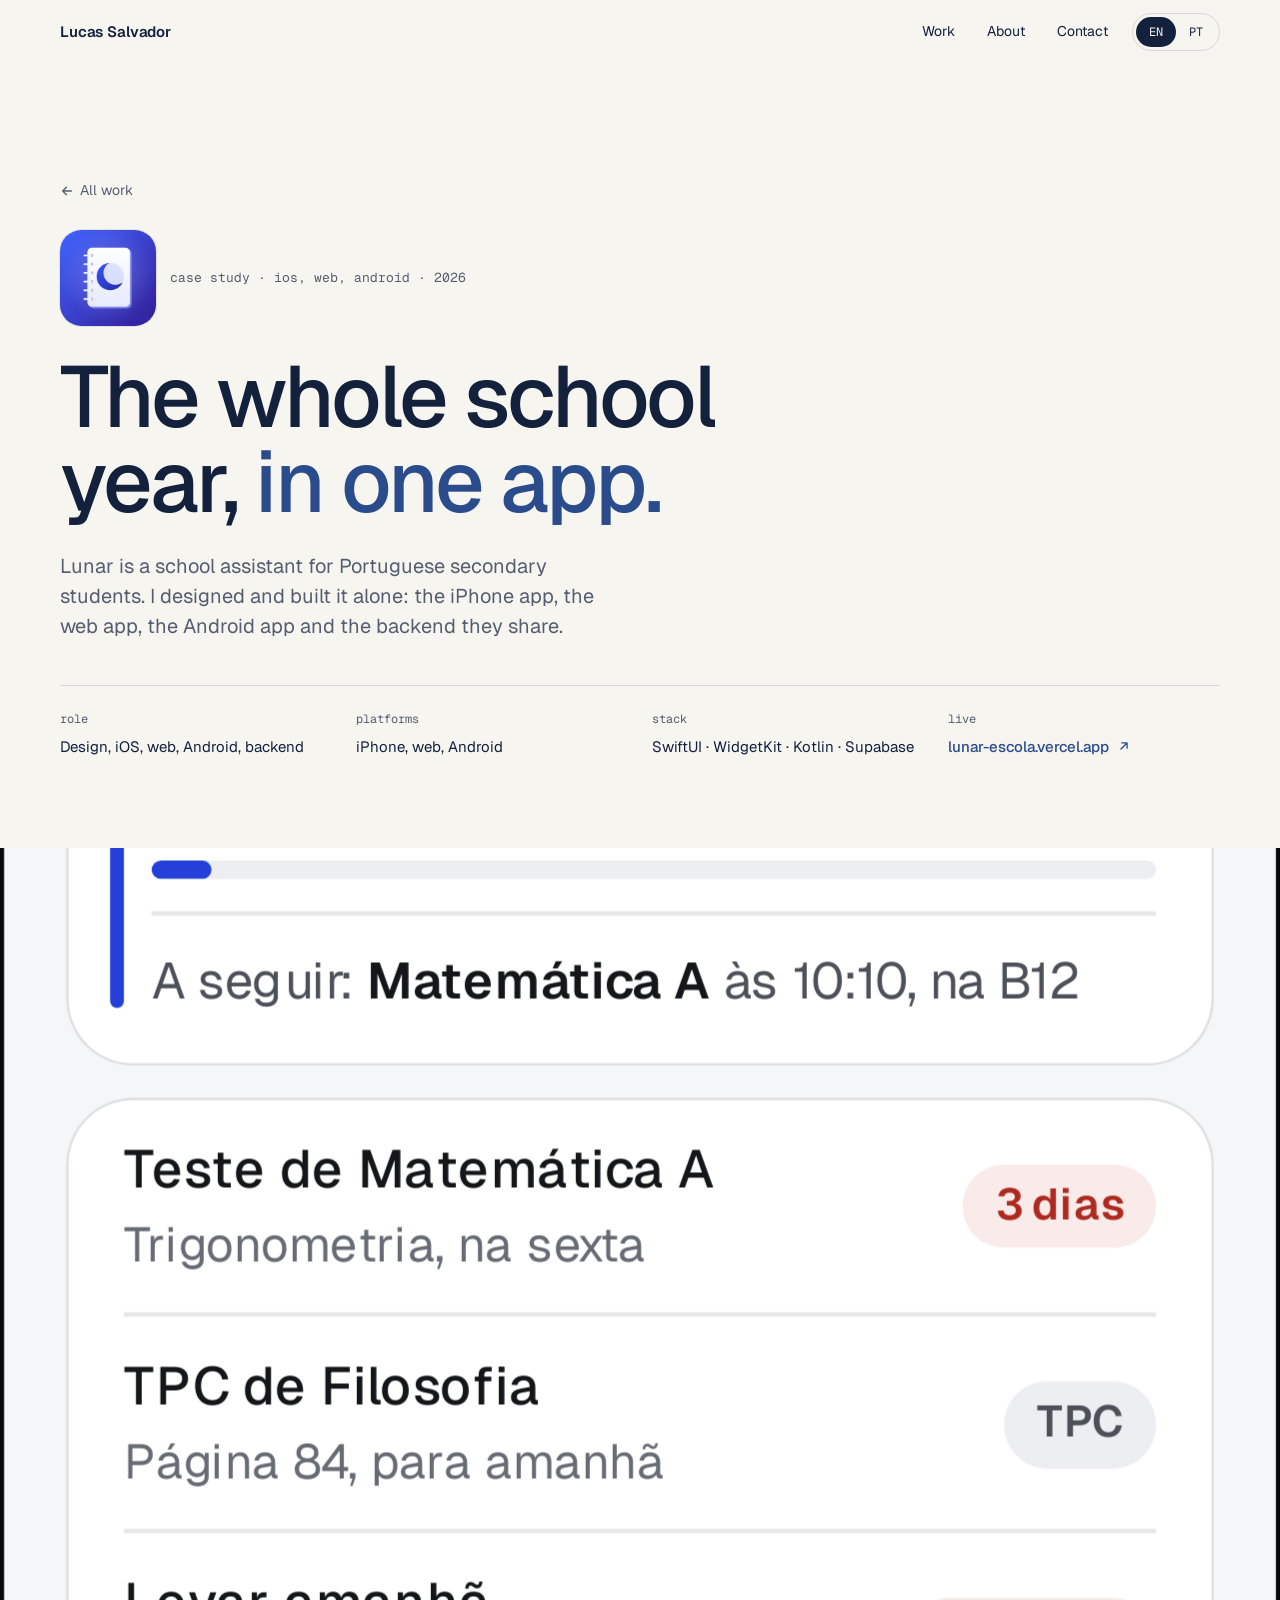
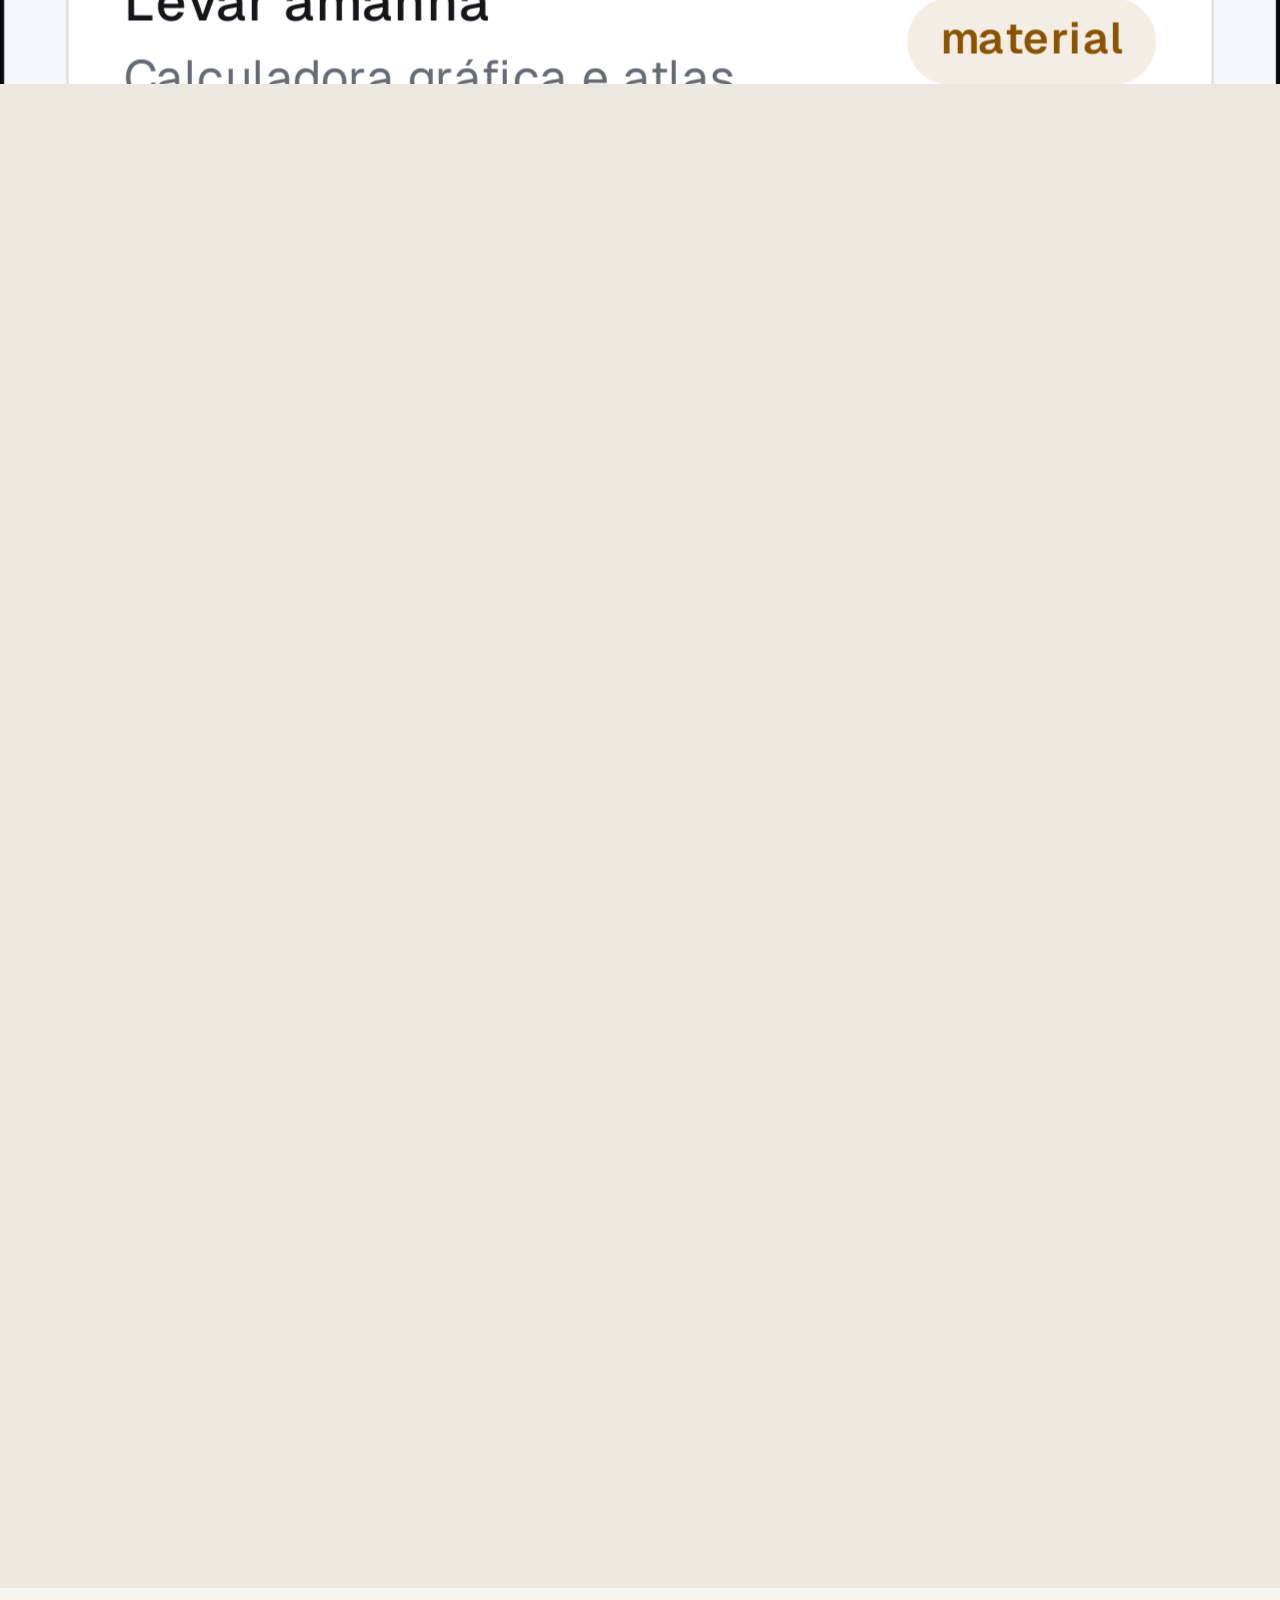
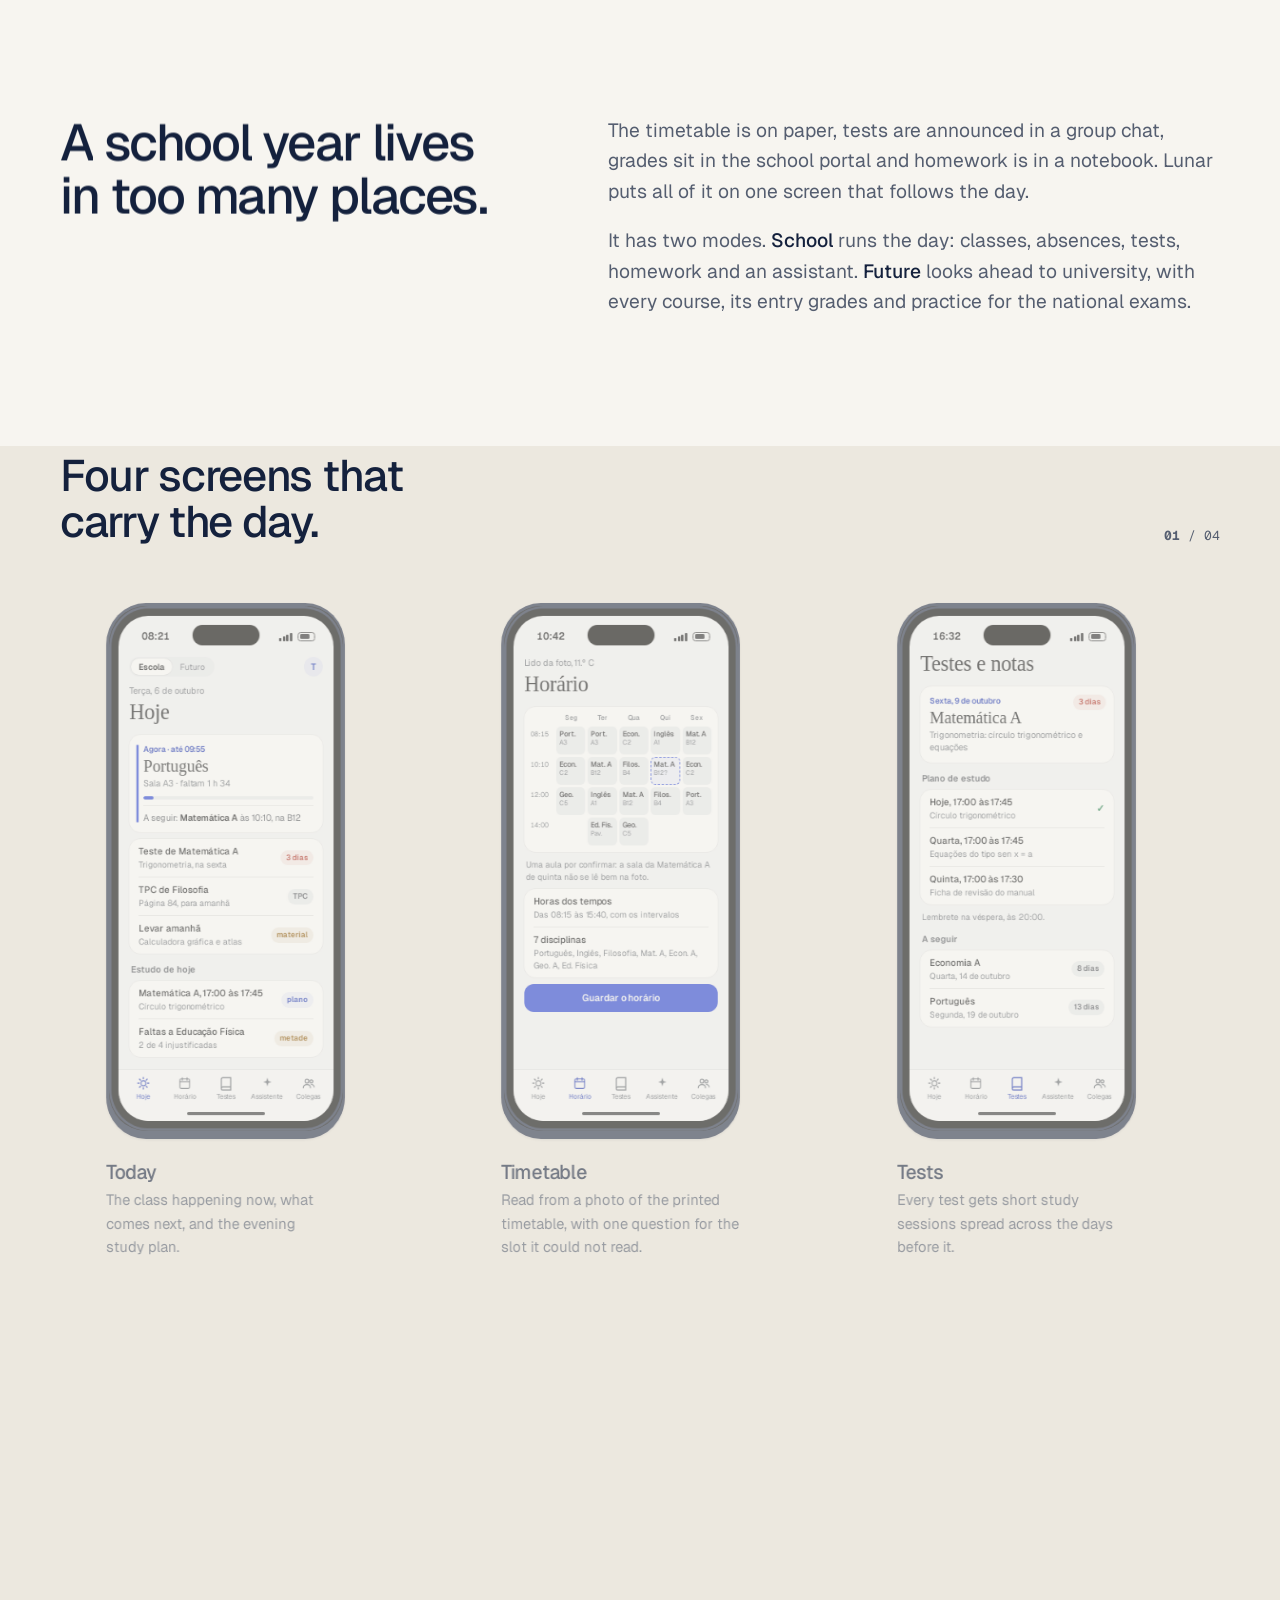
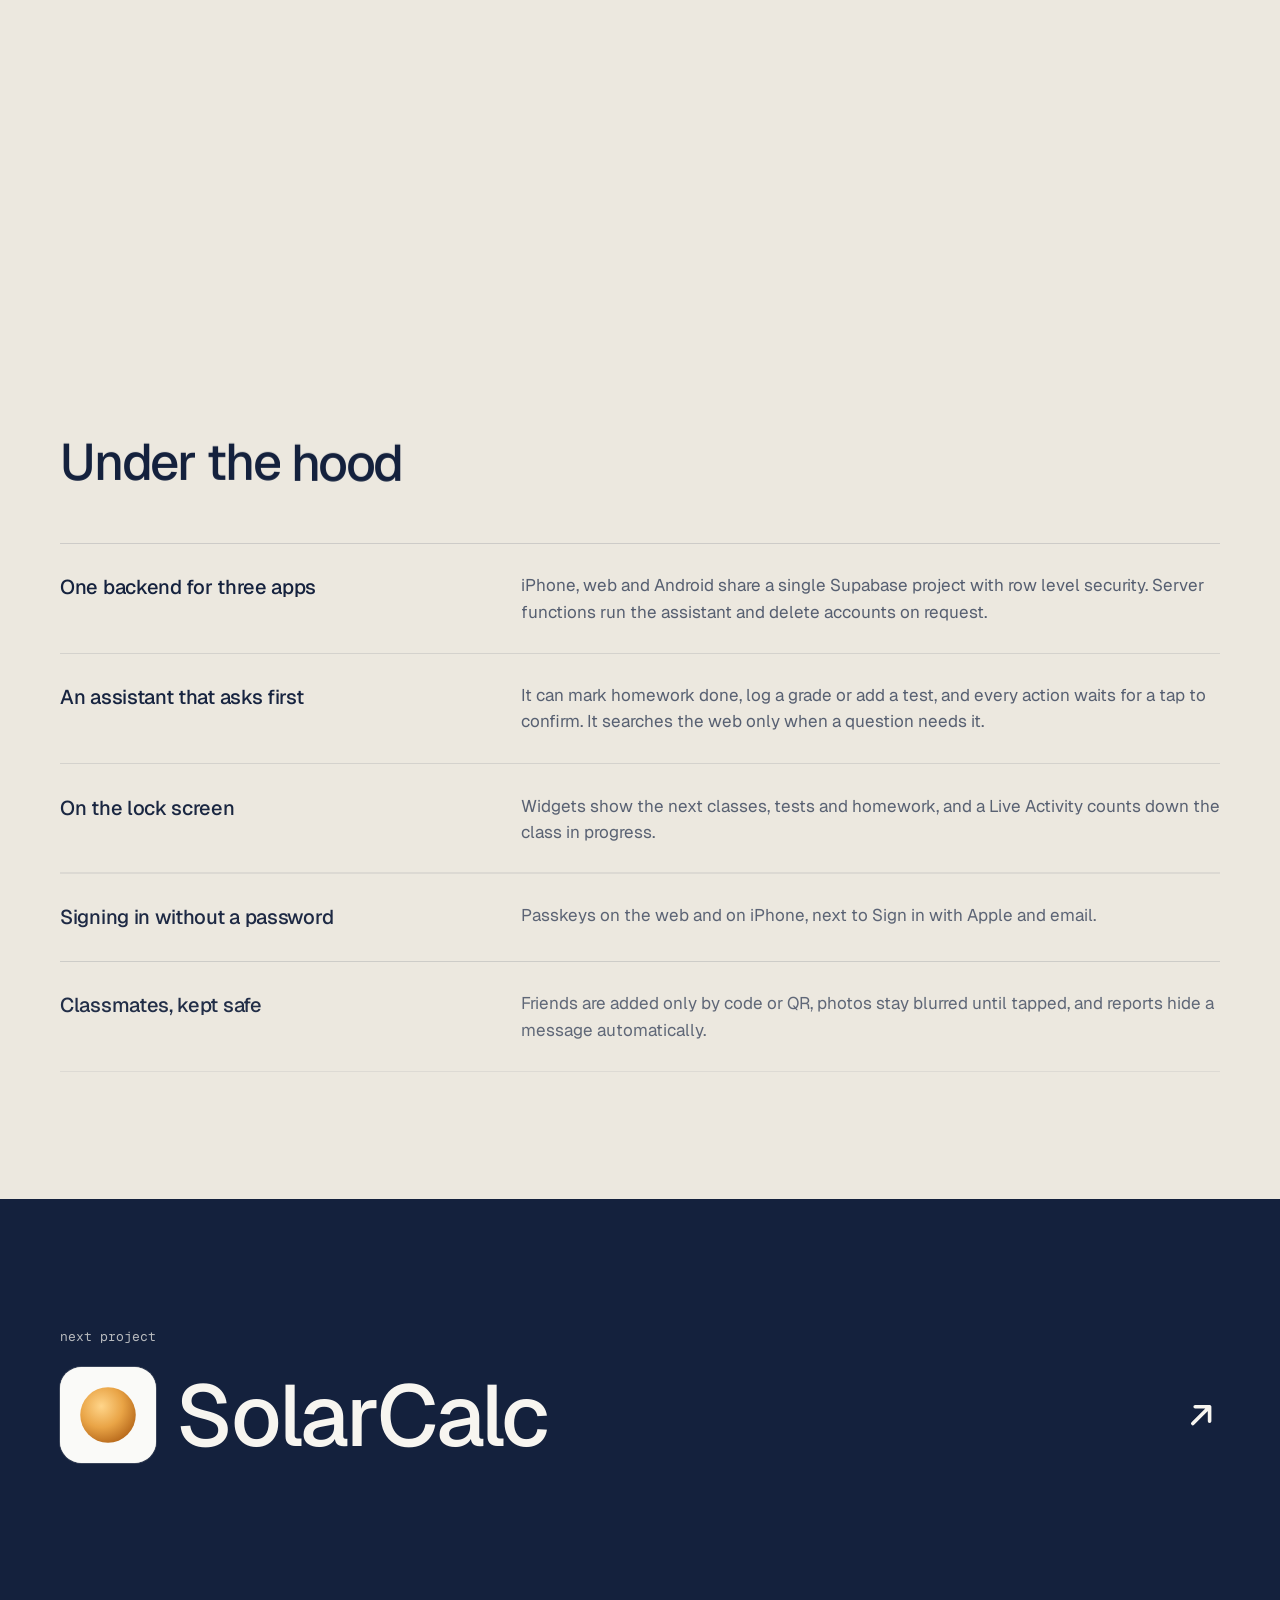
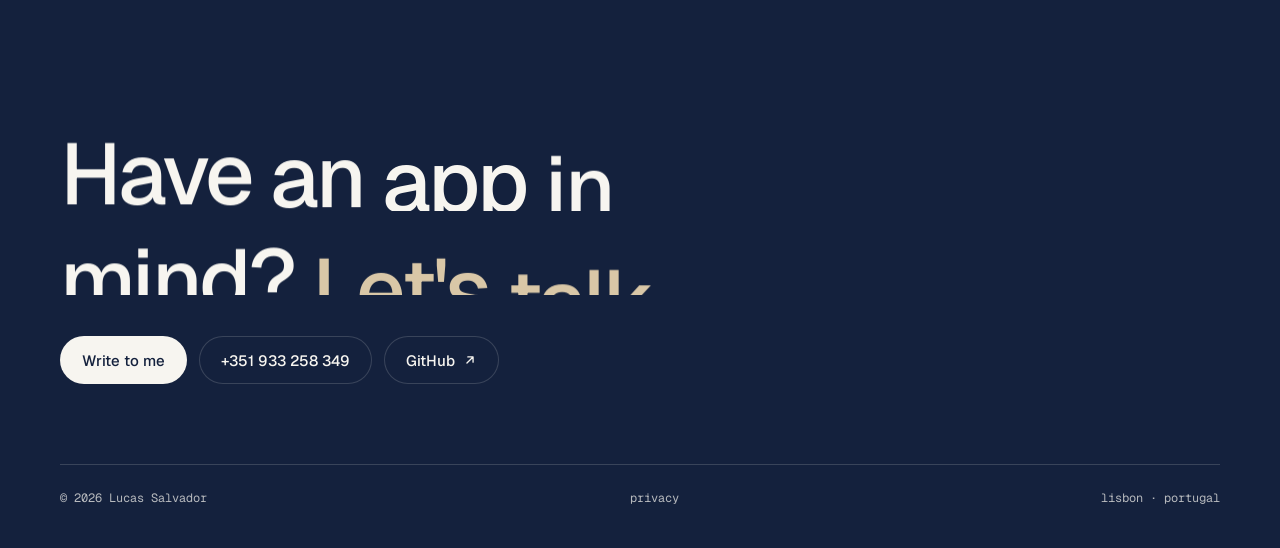
<file: lunar.html>
<!doctype html>
<html lang="en" data-title-pt="Lunar · Lucas Salvador" data-page="lunar">
<head>
<meta charset="utf-8">
<meta name="viewport" content="width=device-width, initial-scale=1, viewport-fit=cover">
<title>Lunar · Lucas Salvador</title>
<meta name="description" content="Case study: Lunar, a school assistant for iPhone, web and Android, designed and built by Lucas Salvador.">
<meta name="theme-color" content="#F7F5F0" media="(prefers-color-scheme: light)">
<meta name="theme-color" content="#0D1424" media="(prefers-color-scheme: dark)">
<meta name="color-scheme" content="light dark">
<meta property="og:title" content="Lunar · Lucas Salvador">
<meta property="og:description" content="Case study: Lunar, a school assistant for iPhone, web and Android, designed and built by Lucas Salvador.">
<meta property="og:image" content="https://soldergg.github.io/assets/img/lunar.jpg">
<link rel="icon" href="favicon-32.png" type="image/png" sizes="32x32">
<link rel="apple-touch-icon" href="apple-touch-icon.png">
<link rel="preconnect" href="https://fonts.googleapis.com">
<link rel="preconnect" href="https://fonts.gstatic.com" crossorigin>
<link rel="stylesheet" href="https://fonts.googleapis.com/css2?family=Geist:wght@400;500;600&family=Geist+Mono:wght@400;500&display=swap">
<link rel="stylesheet" href="assets/vendor/lenis-1.3.26.css">
<link rel="stylesheet" href="assets/css/site.css">
</head>
<body>
<a class="skip" href="#main" data-i18n="skip">Skip to content</a>

<svg width="0" height="0" style="position:absolute" aria-hidden="true">
  <symbol id="i-sun" viewBox="0 0 24 24"><circle cx="12" cy="12" r="4.2" fill="none" stroke="currentColor" stroke-width="1.7"/><path d="M12 2.6v2.2M12 19.2v2.2M2.6 12h2.2M19.2 12h2.2M5.4 5.4l1.6 1.6M17 17l1.6 1.6M18.6 5.4 17 7M7 17l-1.6 1.6" stroke="currentColor" stroke-width="1.7" stroke-linecap="round"/></symbol>
  <symbol id="i-cal" viewBox="0 0 24 24"><rect x="3.5" y="5" width="17" height="15.5" rx="2.5" fill="none" stroke="currentColor" stroke-width="1.6"/><path d="M3.5 9.5h17M8 3v4M16 3v4" fill="none" stroke="currentColor" stroke-width="1.6" stroke-linecap="round"/></symbol>
  <symbol id="i-book" viewBox="0 0 24 24"><path d="M4 5.5A2.5 2.5 0 0 1 6.5 3H20v15H6.5A2.5 2.5 0 0 0 4 20.5zM4 20.5A2.5 2.5 0 0 0 6.5 23H20v-5" fill="none" stroke="currentColor" stroke-width="1.7"/></symbol>
  <symbol id="i-spark" viewBox="0 0 24 24"><path d="M12 3l1.8 5.2L19 10l-5.2 1.8L12 17l-1.8-5.2L5 10l5.2-1.8z" fill="currentColor"/></symbol>
  <symbol id="i-people" viewBox="0 0 24 24"><circle cx="9" cy="8.5" r="3.2" fill="none" stroke="currentColor" stroke-width="1.6"/><path d="M3 19.5c0-3.4 2.7-5.4 6-5.4s6 2 6 5.4" fill="none" stroke="currentColor" stroke-width="1.6" stroke-linecap="round"/><circle cx="16.5" cy="9" r="2.6" fill="none" stroke="currentColor" stroke-width="1.6"/><path d="M16.5 14c2.6 0 4.5 1.6 4.5 4.3" fill="none" stroke="currentColor" stroke-width="1.6" stroke-linecap="round"/></symbol>
  <symbol id="i-flag" viewBox="0 0 24 24"><path d="M6 21V3.5M6 4h11l-2.5 4L17 12H6" fill="none" stroke="currentColor" stroke-width="1.7" stroke-linejoin="round" stroke-linecap="round"/></symbol>
  <symbol id="i-map" viewBox="0 0 24 24"><path d="M12 21s-6.5-6-6.5-11a6.5 6.5 0 0 1 13 0c0 5-6.5 11-6.5 11z" fill="none" stroke="currentColor" stroke-width="1.7"/><circle cx="12" cy="10" r="2" fill="currentColor"/></symbol>
  <symbol id="i-chart" viewBox="0 0 24 24"><path d="M4 20V10M10 20V4M16 20v-7M22 20H2" stroke="currentColor" stroke-width="1.8" stroke-linecap="round"/></symbol>
  <symbol id="i-arrow" viewBox="0 0 16 16"><path d="M4.5 11.5l7-7M5.5 4.5h6v6" fill="none" stroke="currentColor" stroke-width="1.5" stroke-linecap="round" stroke-linejoin="round"/></symbol>
  <symbol id="i-back" viewBox="0 0 16 16"><path d="M10 3.5 5.5 8l4.5 4.5" fill="none" stroke="currentColor" stroke-width="1.5" stroke-linecap="round" stroke-linejoin="round"/></symbol>
</svg>

<header class="nav" id="nav">
  <nav class="wrap nav-in" aria-label="Main">
    <a class="brand" href="index.html">Lucas Salvador</a>
    <div class="nav-links" id="navLinks">
      <a href="work.html" data-i18n="nav.work">Work</a>
      <a href="index.html#about" data-i18n="nav.about">About</a>
      <a href="index.html#contact" data-contact data-i18n="nav.contact">Contact</a>
    </div>
    <div class="nav-end">
      <div class="lang" role="group" aria-label="Language">
        <button type="button" data-lang="en" aria-pressed="true">EN</button>
        <button type="button" data-lang="pt" aria-pressed="false">PT</button>
      </div>
      <button class="menu-btn" type="button" id="menuBtn" aria-expanded="false" aria-controls="navLinks" aria-label="Open menu" data-i18n-label="menu.open"><span></span><span></span></button>
    </div>
  </nav>
</header>

<main id="main">
<section class="cs-hero wrap">
  <a class="cs-back" href="work.html"><svg><use href="#i-arrow"/></svg><span data-i18n="back.all">All work</span></a>
  <div class="app-id"><img class="app-icon lg" src="assets/img/logos/lunar.png" width="96" height="96" alt=""><p class="mono kicker">case study · ios, web, android · 2026</p></div>
  <h1 data-i18n="lu.h1" data-reveal="words">The whole school year, <em>in one app.</em></h1>
  <p class="lede" data-i18n="lu.lede" data-reveal="up">Lunar is a school assistant for Portuguese secondary students. I designed and built it alone: the iPhone app, the web app, the Android app and the backend they share.</p>
  <dl class="cs-meta" data-reveal="stagger">
      <div><dt data-i18n="m1.k">role</dt><dd data-i18n="m1.v">Design, iOS, web, Android, backend</dd></div>
      <div><dt data-i18n="m2.k">platforms</dt><dd data-i18n="m2.v">iPhone, web, Android</dd></div>
      <div><dt data-i18n="m3.k">stack</dt><dd>SwiftUI · WidgetKit · Kotlin · Supabase</dd></div>
      <div><dt data-i18n="m4.k">live</dt><dd><a class="link" href="https://lunar-escola.vercel.app" target="_blank" rel="noopener">lunar-escola.vercel.app <svg class="ic"><use href="#i-arrow"/></svg></a></dd></div>
  </dl>
</section>
<section class="pin zoom lunar" aria-label="Lunar on iPhone" data-i18n-label="lu.zoomlabel">
  <div class="pin-frame">
    <div class="zoom-phone" aria-hidden="true"><div class="dev" style="transform:none"><div class="dev-face"><div class="dev-screen"><i class="ph-island"></i>
<div class="scr on" data-i="0">
                  <div class="ph-status"><b>08:21</b><span class="ph-sys"><i></i><i></i><i></i><i></i><u></u></span></div>
                  <div class="ph-body">
                    <div class="ph-top"><span class="ph-modes"><b>Escola</b><span>Futuro</span></span><span class="ph-av">T</span></div>
                    <div class="ph-date">Terça, 6 de outubro</div>
                    <div class="ph-title">Hoje</div>
                    <div class="ph-now">
                      <div class="ph-k">Agora · até 09:55</div>
                      <div class="ph-big">Português</div>
                      <div class="ph-s">Sala A3 · faltam 1 h 34</div>
                      <div class="ph-meter"><i style="width:6%"></i></div>
                      <div class="ph-next">A seguir: <b>Matemática A</b> às 10:10, na B12</div>
                    </div>
                    <div class="ph-group">
                      <div class="ph-row"><div><b>Teste de Matemática A</b><span>Trigonometria, na sexta</span></div><span class="ph-pill red">3 dias</span></div>
                      <div class="ph-row"><div><b>TPC de Filosofia</b><span>Página 84, para amanhã</span></div><span class="ph-pill">TPC</span></div>
                      <div class="ph-row"><div><b>Levar amanhã</b><span>Calculadora gráfica e atlas</span></div><span class="ph-pill amber">material</span></div>
                    </div>
                    <div class="ph-h">Estudo de hoje</div>
                    <div class="ph-group">
                      <div class="ph-row"><div><b>Matemática A, 17:00 às 17:45</b><span>Círculo trigonométrico</span></div><span class="ph-pill blue">plano</span></div>
                      <div class="ph-row"><div><b>Faltas a Educação Física</b><span>2 de 4 injustificadas</span></div><span class="ph-pill amber">metade</span></div>
                    </div>
                  </div>
                  <div class="ph-tabs"><span class="on"><svg><use href="#i-sun"/></svg>Hoje</span><span><svg><use href="#i-cal"/></svg>Horário</span><span><svg><use href="#i-book"/></svg>Testes</span><span><svg><use href="#i-spark"/></svg>Assistente</span><span><svg><use href="#i-people"/></svg>Colegas</span></div>
                </div>
</div></div></div></div>
    <div class="zoom-copy"><p data-i18n="lu.zoom">Built for the five minutes <em>between classes.</em></p></div>
  </div>
</section>
<section class="cs-block wrap">
  <div class="cs-lead">
    <h2 data-i18n="lu.lead.h" data-reveal="words">A school year lives in too many places.</h2>
    <div class="prose" data-reveal="stagger">
      <p data-i18n="lu.lead.p1">The timetable is on paper, tests are announced in a group chat, grades sit in the school portal and homework is in a notebook. Lunar puts all of it on one screen that follows the day.</p>
      <p data-i18n="lu.lead.p2">It has two modes. <strong>School</strong> runs the day: classes, absences, tests, homework and an assistant. <strong>Future</strong> looks ahead to university, with every course, its entry grades and practice for the national exams.</p>
    </div>
  </div>
</section>
<section class="pin hscroll lunar" aria-labelledby="lu-h-h">
  <div class="pin-frame">
    <div class="wrap h-head"><h2 id="lu-h-h" data-i18n="lu.h.h">Four screens that carry the day.</h2><span class="h-count" aria-hidden="true"><b class="h-cur">01</b> / 04</span></div>
    <div class="h-track">
      <figure class="h-item">
        <div class="mini lunar-mini"><div class="mini-scr"><div class="dev-face"><div class="dev-screen"><i class="ph-island"></i>
<div class="scr on" data-i="0">
                  <div class="ph-status"><b>08:21</b><span class="ph-sys"><i></i><i></i><i></i><i></i><u></u></span></div>
                  <div class="ph-body">
                    <div class="ph-top"><span class="ph-modes"><b>Escola</b><span>Futuro</span></span><span class="ph-av">T</span></div>
                    <div class="ph-date">Terça, 6 de outubro</div>
                    <div class="ph-title">Hoje</div>
                    <div class="ph-now">
                      <div class="ph-k">Agora · até 09:55</div>
                      <div class="ph-big">Português</div>
                      <div class="ph-s">Sala A3 · faltam 1 h 34</div>
                      <div class="ph-meter"><i style="width:6%"></i></div>
                      <div class="ph-next">A seguir: <b>Matemática A</b> às 10:10, na B12</div>
                    </div>
                    <div class="ph-group">
                      <div class="ph-row"><div><b>Teste de Matemática A</b><span>Trigonometria, na sexta</span></div><span class="ph-pill red">3 dias</span></div>
                      <div class="ph-row"><div><b>TPC de Filosofia</b><span>Página 84, para amanhã</span></div><span class="ph-pill">TPC</span></div>
                      <div class="ph-row"><div><b>Levar amanhã</b><span>Calculadora gráfica e atlas</span></div><span class="ph-pill amber">material</span></div>
                    </div>
                    <div class="ph-h">Estudo de hoje</div>
                    <div class="ph-group">
                      <div class="ph-row"><div><b>Matemática A, 17:00 às 17:45</b><span>Círculo trigonométrico</span></div><span class="ph-pill blue">plano</span></div>
                      <div class="ph-row"><div><b>Faltas a Educação Física</b><span>2 de 4 injustificadas</span></div><span class="ph-pill amber">metade</span></div>
                    </div>
                  </div>
                  <div class="ph-tabs"><span class="on"><svg><use href="#i-sun"/></svg>Hoje</span><span><svg><use href="#i-cal"/></svg>Horário</span><span><svg><use href="#i-book"/></svg>Testes</span><span><svg><use href="#i-spark"/></svg>Assistente</span><span><svg><use href="#i-people"/></svg>Colegas</span></div>
                </div>
</div></div></div></div>
        <figcaption><h3 data-i18n="lh0.h">Today</h3><p data-i18n="lh0.p">The class happening now, what comes next, and the evening study plan.</p></figcaption>
      </figure>
      <figure class="h-item">
        <div class="mini lunar-mini"><div class="mini-scr"><div class="dev-face"><div class="dev-screen"><i class="ph-island"></i>
<div class="scr on" data-i="1">
                  <div class="ph-status"><b>10:42</b><span class="ph-sys"><i></i><i></i><i></i><i></i><u></u></span></div>
                  <div class="ph-body">
                    <div class="ph-date">Lido da foto, 11.º C</div>
                    <div class="ph-title">Horário</div>
                    <div class="ph-tt">
                      <span></span><b>Seg</b><b>Ter</b><b>Qua</b><b>Qui</b><b>Sex</b>
                      <time>08:15</time><i>Port.<small>A3</small></i><i>Port.<small>A3</small></i><i>Econ.<small>C2</small></i><i>Inglês<small>A1</small></i><i>Mat. A<small>B12</small></i>
                      <time>10:10</time><i>Econ.<small>C2</small></i><i>Mat. A<small>B12</small></i><i>Filos.<small>B4</small></i><i class="q">Mat. A<small>B12?</small></i><i>Econ.<small>C2</small></i>
                      <time>12:00</time><i>Geo.<small>C5</small></i><i>Inglês<small>A1</small></i><i>Mat. A<small>B12</small></i><i>Filos.<small>B4</small></i><i>Port.<small>A3</small></i>
                      <time>14:00</time><span></span><i>Ed. Fís.<small>Pav.</small></i><i>Geo.<small>C5</small></i><span></span><span></span>
                    </div>
                    <div class="ph-note">Uma aula por confirmar: a sala da Matemática A de quinta não se lê bem na foto.</div>
                    <div class="ph-group">
                      <div class="ph-row"><div><b>Horas dos tempos</b><span>Das 08:15 às 15:40, com os intervalos</span></div></div>
                      <div class="ph-row"><div><b>7 disciplinas</b><span>Português, Inglês, Filosofia, Mat. A, Econ. A, Geo. A, Ed. Física</span></div></div>
                    </div>
                    <div class="ph-btn">Guardar o horário</div>
                  </div>
                  <div class="ph-tabs"><span><svg><use href="#i-sun"/></svg>Hoje</span><span class="on"><svg><use href="#i-cal"/></svg>Horário</span><span><svg><use href="#i-book"/></svg>Testes</span><span><svg><use href="#i-spark"/></svg>Assistente</span><span><svg><use href="#i-people"/></svg>Colegas</span></div>
                </div>
</div></div></div></div>
        <figcaption><h3 data-i18n="lh1.h">Timetable</h3><p data-i18n="lh1.p">Read from a photo of the printed timetable, with one question for the slot it could not read.</p></figcaption>
      </figure>
      <figure class="h-item">
        <div class="mini lunar-mini"><div class="mini-scr"><div class="dev-face"><div class="dev-screen"><i class="ph-island"></i>
<div class="scr on" data-i="2">
                  <div class="ph-status"><b>16:32</b><span class="ph-sys"><i></i><i></i><i></i><i></i><u></u></span></div>
                  <div class="ph-body">
                    <div class="ph-title">Testes e notas</div>
                    <div class="ph-card">
                      <div class="ph-k">Sexta, 9 de outubro</div>
                      <div class="ph-big">Matemática A</div>
                      <div class="ph-s">Trigonometria: círculo trigonométrico e equações</div>
                      <span class="ph-pill red ph-corner">3 dias</span>
                    </div>
                    <div class="ph-h">Plano de estudo</div>
                    <div class="ph-group">
                      <div class="ph-row"><div><b>Hoje, 17:00 às 17:45</b><span>Círculo trigonométrico</span></div><span class="ph-check">✓</span></div>
                      <div class="ph-row"><div><b>Quarta, 17:00 às 17:45</b><span>Equações do tipo sen x = a</span></div></div>
                      <div class="ph-row"><div><b>Quinta, 17:00 às 17:30</b><span>Ficha de revisão do manual</span></div></div>
                    </div>
                    <div class="ph-note">Lembrete na véspera, às 20:00.</div>
                    <div class="ph-h">A seguir</div>
                    <div class="ph-group">
                      <div class="ph-row"><div><b>Economia A</b><span>Quarta, 14 de outubro</span></div><span class="ph-pill">8 dias</span></div>
                      <div class="ph-row"><div><b>Português</b><span>Segunda, 19 de outubro</span></div><span class="ph-pill">13 dias</span></div>
                    </div>
                  </div>
                  <div class="ph-tabs"><span><svg><use href="#i-sun"/></svg>Hoje</span><span><svg><use href="#i-cal"/></svg>Horário</span><span class="on"><svg><use href="#i-book"/></svg>Testes</span><span><svg><use href="#i-spark"/></svg>Assistente</span><span><svg><use href="#i-people"/></svg>Colegas</span></div>
                </div>
</div></div></div></div>
        <figcaption><h3 data-i18n="lh2.h">Tests</h3><p data-i18n="lh2.p">Every test gets short study sessions spread across the days before it.</p></figcaption>
      </figure>
      <figure class="h-item">
        <div class="mini lunar-mini"><div class="mini-scr"><div class="dev-face"><div class="dev-screen"><i class="ph-island"></i>
<div class="scr on" data-i="3">
                  <div class="ph-status"><b>19:08</b><span class="ph-sys"><i></i><i></i><i></i><i></i><u></u></span></div>
                  <div class="ph-body">
                    <div class="ph-title">Assistente</div>
                    <div class="ph-q"><span>Da tua foto</span>Resolve a equação 2 sen x = 1 no intervalo [0, 2π].</div>
                    <ol class="ph-steps">
                      <li>Isola o seno: <b>sen x = 1/2</b>.</li>
                      <li>No círculo trigonométrico, o seno vale 1/2 em <b>π/6</b> e em <b>π − π/6</b>.</li>
                      <li>Em [0, 2π] não há mais ângulos com esse seno.</li>
                    </ol>
                    <div class="ph-card ph-result">Solução: <b>x = π/6</b> ou <b>x = 5π/6</b>.<span>Agora tu: resolve 2 cos x = √3 no mesmo intervalo.</span></div>
                    <div class="ph-input">Pergunta outra coisa</div>
                  </div>
                  <div class="ph-tabs"><span><svg><use href="#i-sun"/></svg>Hoje</span><span><svg><use href="#i-cal"/></svg>Horário</span><span><svg><use href="#i-book"/></svg>Testes</span><span class="on"><svg><use href="#i-spark"/></svg>Assistente</span><span><svg><use href="#i-people"/></svg>Colegas</span></div>
                </div>
</div></div></div></div>
        <figcaption><h3 data-i18n="lh3.h">Assistant</h3><p data-i18n="lh3.p">Solves an exercise from a photo step by step, then hands the student a similar one.</p></figcaption>
      </figure>
    </div>
  </div>
</section>
<section class="cs-block tint">
  <div class="wrap">
    <h2 class="sec-h" data-i18n="lu.dec.h" data-reveal="words">Under the hood</h2>
    <ul class="decisions" data-reveal="stagger">
    <li><h3 data-i18n="ld1.h">One backend for three apps</h3><p data-i18n="ld1.p">iPhone, web and Android share a single Supabase project with row level security. Server functions run the assistant and delete accounts on request.</p></li>
    <li><h3 data-i18n="ld2.h">An assistant that asks first</h3><p data-i18n="ld2.p">It can mark homework done, log a grade or add a test, and every action waits for a tap to confirm. It searches the web only when a question needs it.</p></li>
    <li><h3 data-i18n="ld3.h">On the lock screen</h3><p data-i18n="ld3.p">Widgets show the next classes, tests and homework, and a Live Activity counts down the class in progress.</p></li>
    <li><h3 data-i18n="ld4.h">Signing in without a password</h3><p data-i18n="ld4.p">Passkeys on the web and on iPhone, next to Sign in with Apple and email.</p></li>
    <li><h3 data-i18n="ld5.h">Classmates, kept safe</h3><p data-i18n="ld5.p">Friends are added only by code or QR, photos stay blurred until tapped, and reports hide a message automatically.</p></li>
    </ul>
  </div>
</section>
<a class="next" href="solarcalc.html">
  <div class="wrap next-in">
    <p class="mono" data-i18n="next.k">next project</p>
    <div class="next-row"><img class="app-icon lg" src="assets/img/logos/solarcalc.svg" width="96" height="96" alt=""><b>SolarCalc</b><svg><use href="#i-arrow"/></svg></div>
  </div>
</a>
</main>

<footer class="contact page-foot" id="contact">
  <div class="wrap contact-in">
    <h2 data-i18n="contact.h" data-reveal="words">Have an app in mind? <em>Let's talk.</em></h2>
    <div class="cta">
      <a class="btn light" href="mailto:Lucs2.8@icloud.com" data-contact data-i18n="contact.write">Write to me</a>
      <a class="btn ghost-light" href="tel:+351933258349">+351 933 258 349</a>
      <a class="btn ghost-light" href="https://github.com/SoldergG" target="_blank" rel="noopener">GitHub <svg class="ic"><use href="#i-arrow"/></svg></a>
    </div>
    <div class="foot mono">
      <span>© 2026 Lucas Salvador</span>
      <a href="privacy.html" data-i18n="foot.privacy">privacy</a>
      <span data-i18n="foot.place">lisbon · portugal</span>
    </div>
  </div>
</footer>

<script src="assets/js/pt/lunar.js" defer></script>
<script src="assets/vendor/gsap-3.15.0.min.js" defer></script>
<script src="assets/vendor/ScrollTrigger-3.15.0.min.js" defer></script>
<script src="assets/vendor/lenis-1.3.26.min.js" defer></script>
<script src="assets/js/core.js" defer></script>
<script src="assets/js/case.js" defer></script>
</body>
</html>
</file>
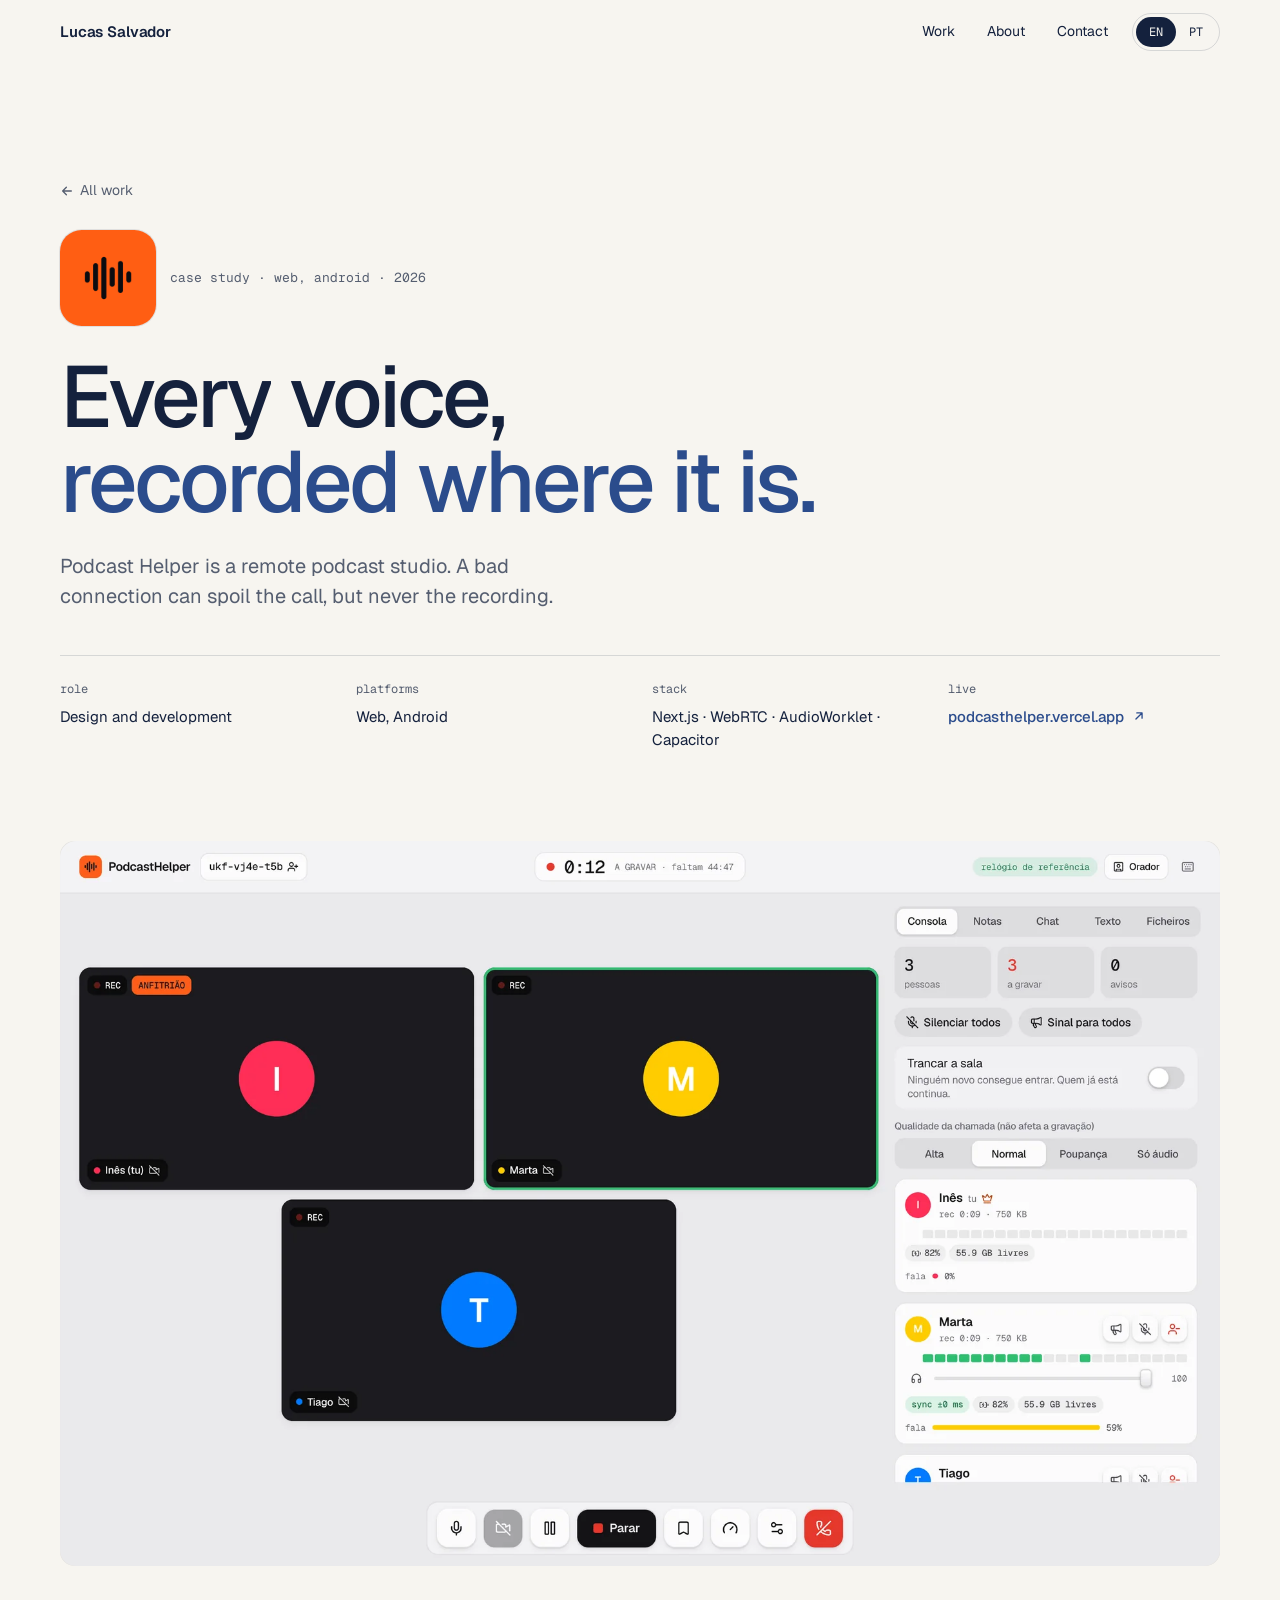
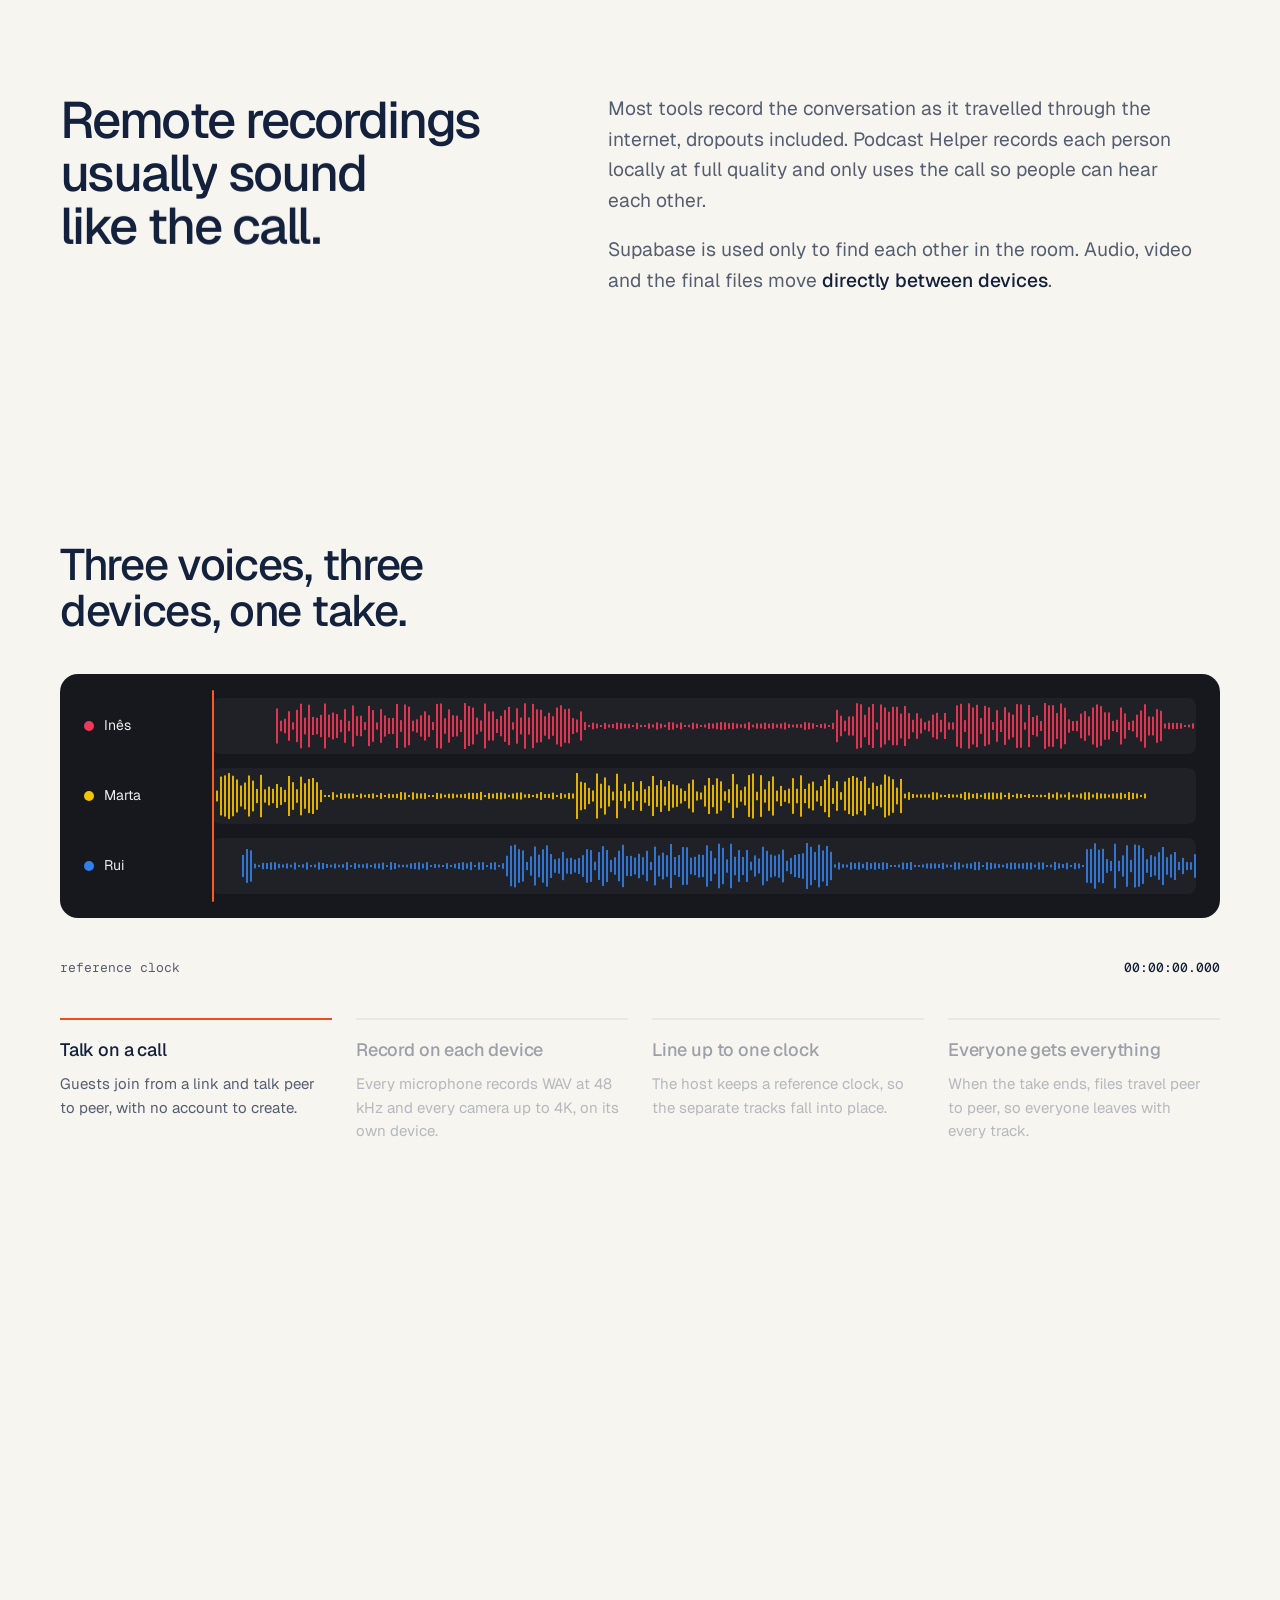
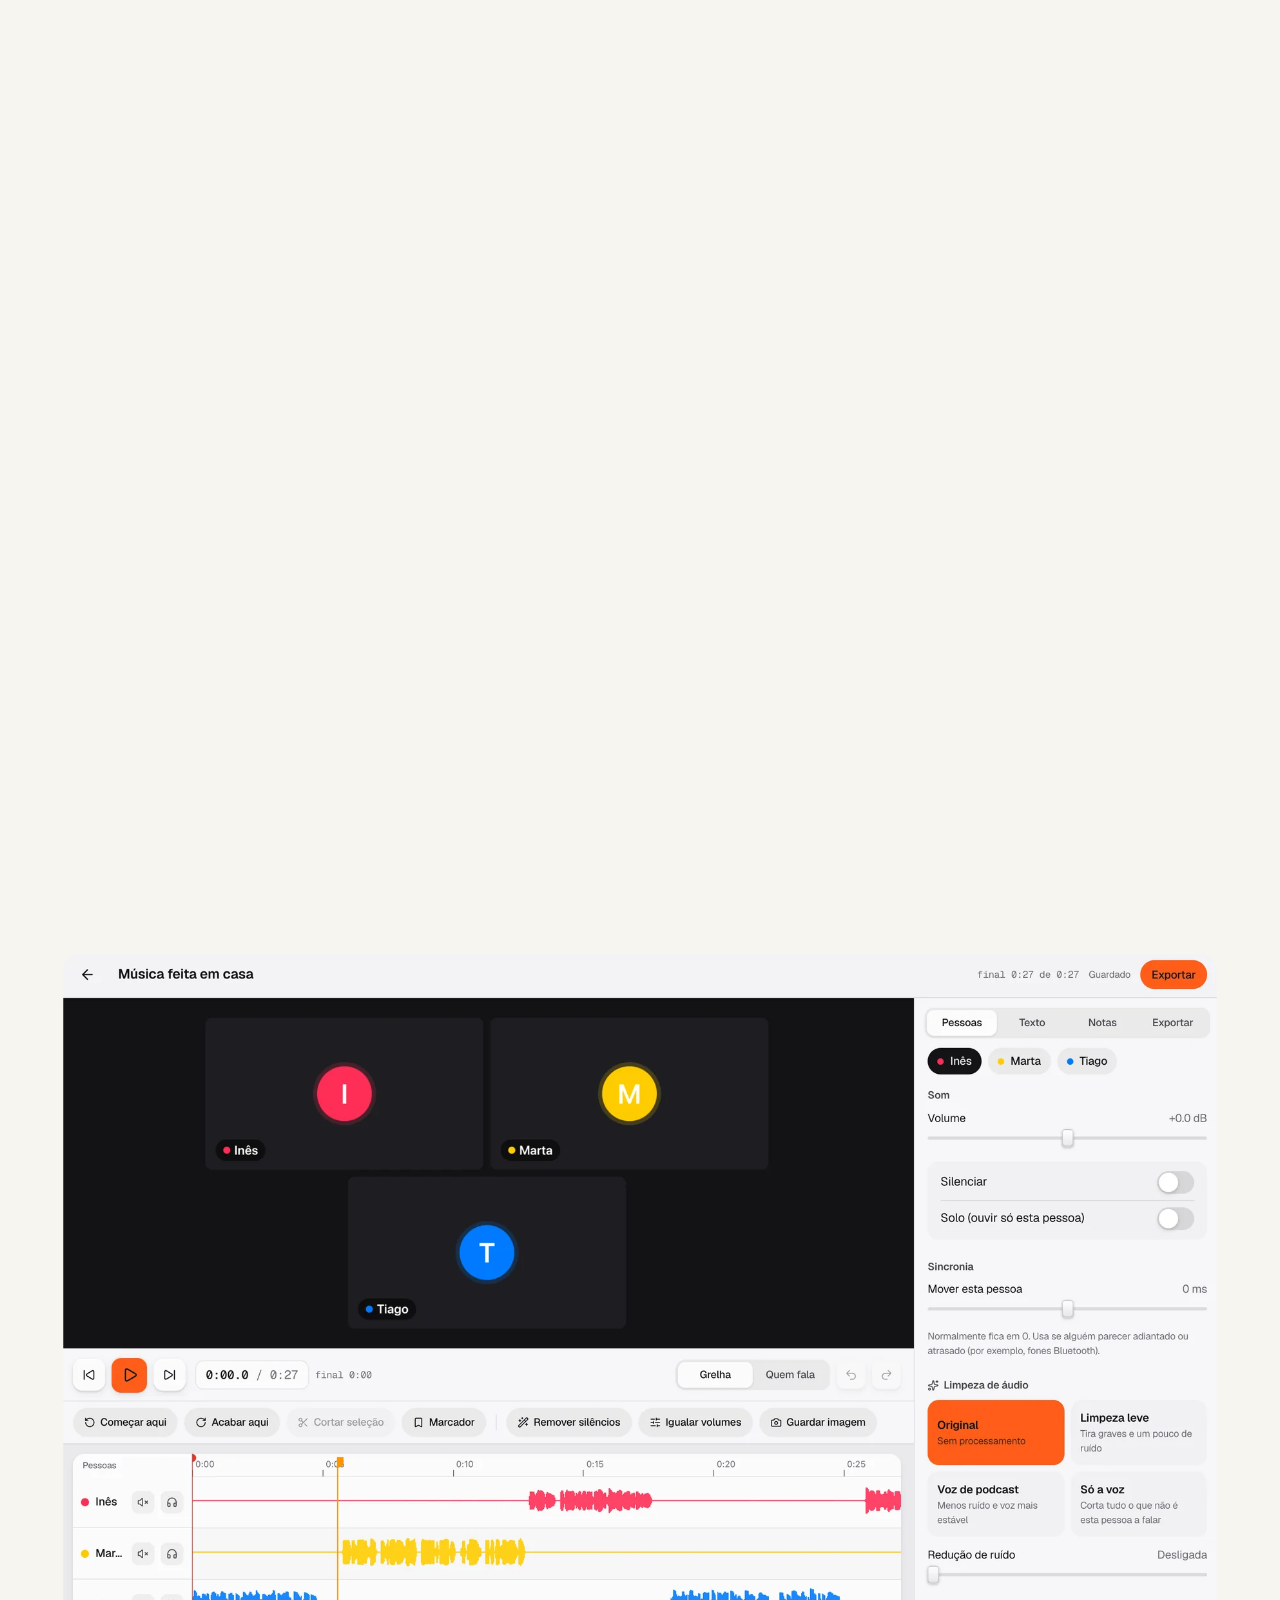
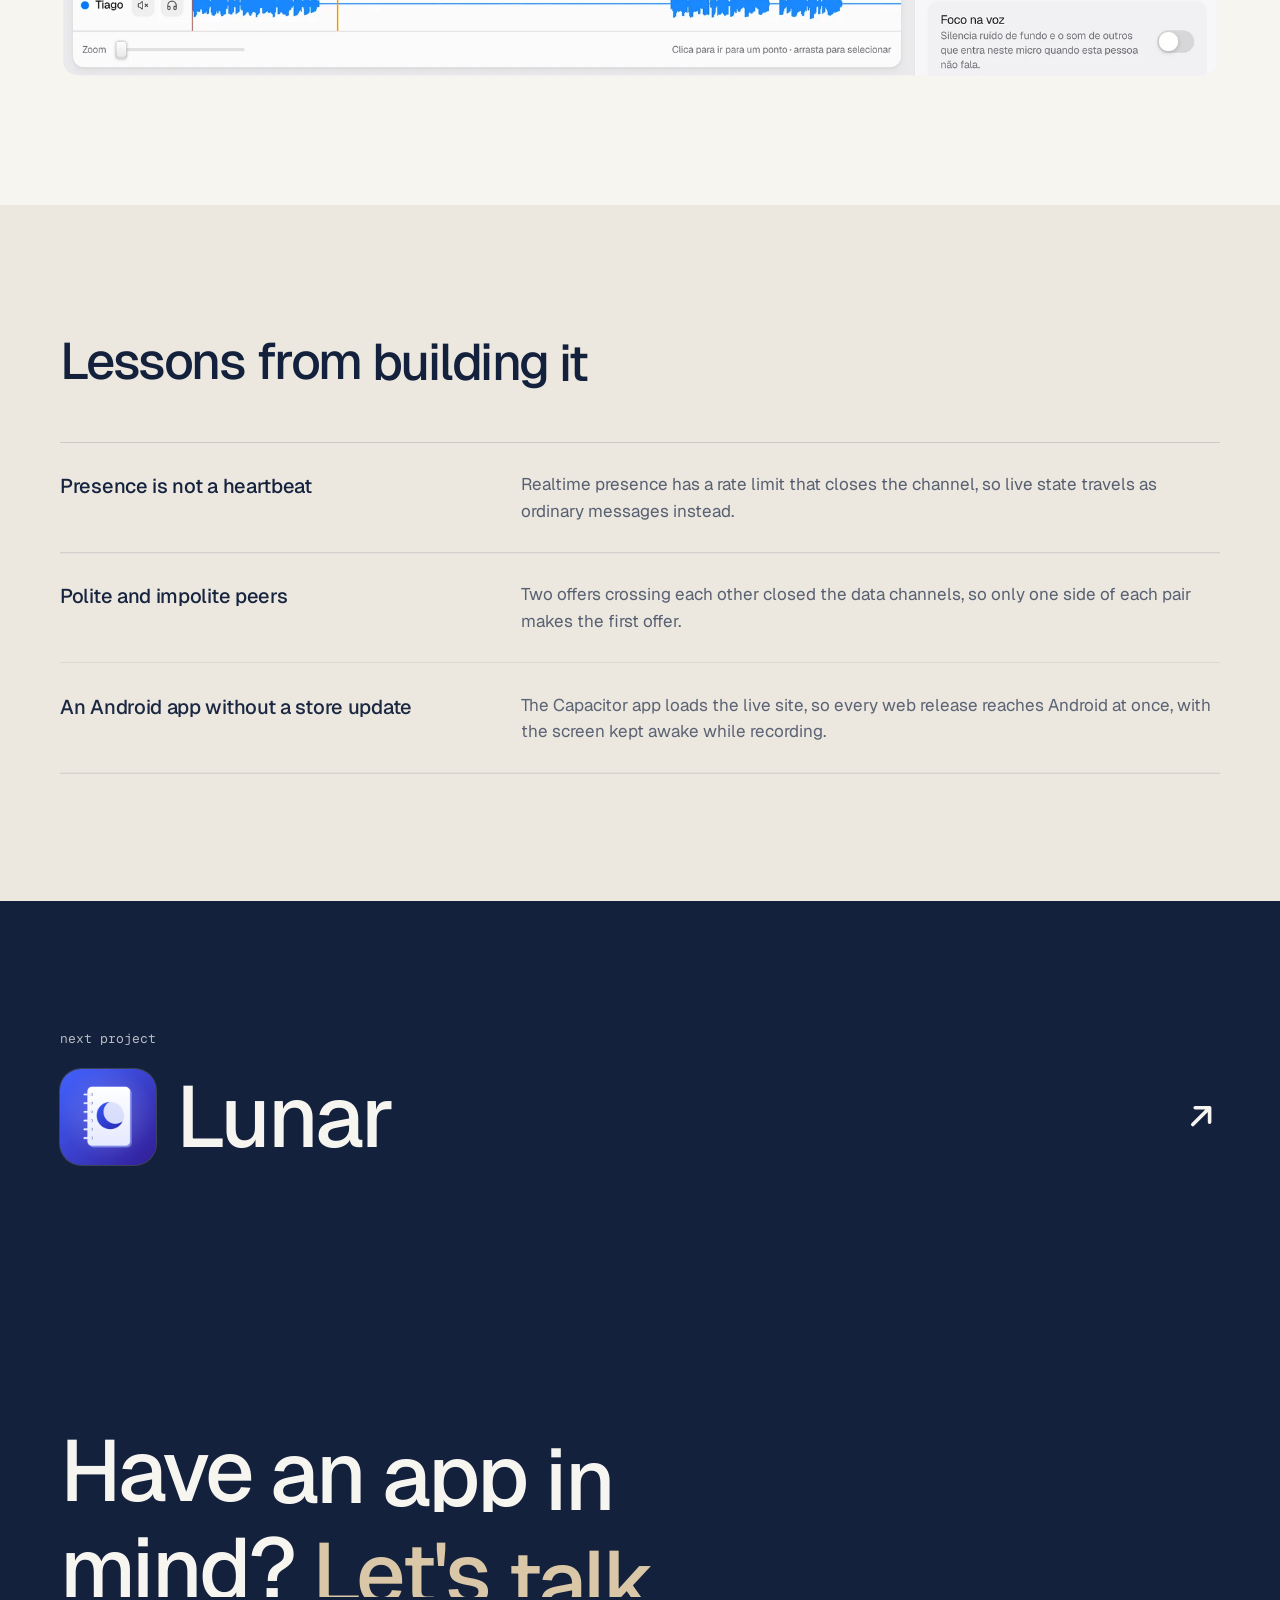
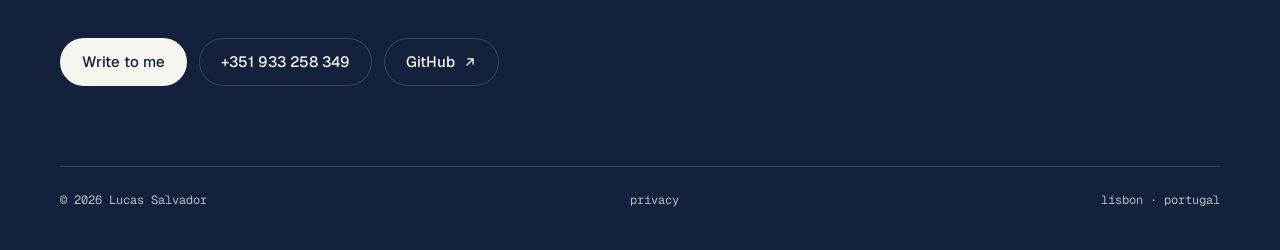
<file: podcast-helper.html>
<!doctype html>
<html lang="en" data-title-pt="Podcast Helper · Lucas Salvador" data-page="podcast-helper">
<head>
<meta charset="utf-8">
<meta name="viewport" content="width=device-width, initial-scale=1, viewport-fit=cover">
<title>Podcast Helper · Lucas Salvador</title>
<meta name="description" content="Case study: Podcast Helper, a remote podcast studio that records every voice locally.">
<meta name="theme-color" content="#F7F5F0" media="(prefers-color-scheme: light)">
<meta name="theme-color" content="#0D1424" media="(prefers-color-scheme: dark)">
<meta name="color-scheme" content="light dark">
<meta property="og:title" content="Podcast Helper · Lucas Salvador">
<meta property="og:description" content="Case study: Podcast Helper, a remote podcast studio that records every voice locally.">
<meta property="og:image" content="https://soldergg.github.io/assets/img/podcasthelper.jpg">
<link rel="icon" href="favicon-32.png" type="image/png" sizes="32x32">
<link rel="apple-touch-icon" href="apple-touch-icon.png">
<link rel="preconnect" href="https://fonts.googleapis.com">
<link rel="preconnect" href="https://fonts.gstatic.com" crossorigin>
<link rel="stylesheet" href="https://fonts.googleapis.com/css2?family=Geist:wght@400;500;600&family=Geist+Mono:wght@400;500&display=swap">
<link rel="stylesheet" href="assets/vendor/lenis-1.3.26.css">
<link rel="stylesheet" href="assets/css/site.css">
</head>
<body>
<a class="skip" href="#main" data-i18n="skip">Skip to content</a>

<svg width="0" height="0" style="position:absolute" aria-hidden="true">
  <symbol id="i-sun" viewBox="0 0 24 24"><circle cx="12" cy="12" r="4.2" fill="none" stroke="currentColor" stroke-width="1.7"/><path d="M12 2.6v2.2M12 19.2v2.2M2.6 12h2.2M19.2 12h2.2M5.4 5.4l1.6 1.6M17 17l1.6 1.6M18.6 5.4 17 7M7 17l-1.6 1.6" stroke="currentColor" stroke-width="1.7" stroke-linecap="round"/></symbol>
  <symbol id="i-cal" viewBox="0 0 24 24"><rect x="3.5" y="5" width="17" height="15.5" rx="2.5" fill="none" stroke="currentColor" stroke-width="1.6"/><path d="M3.5 9.5h17M8 3v4M16 3v4" fill="none" stroke="currentColor" stroke-width="1.6" stroke-linecap="round"/></symbol>
  <symbol id="i-book" viewBox="0 0 24 24"><path d="M4 5.5A2.5 2.5 0 0 1 6.5 3H20v15H6.5A2.5 2.5 0 0 0 4 20.5zM4 20.5A2.5 2.5 0 0 0 6.5 23H20v-5" fill="none" stroke="currentColor" stroke-width="1.7"/></symbol>
  <symbol id="i-spark" viewBox="0 0 24 24"><path d="M12 3l1.8 5.2L19 10l-5.2 1.8L12 17l-1.8-5.2L5 10l5.2-1.8z" fill="currentColor"/></symbol>
  <symbol id="i-people" viewBox="0 0 24 24"><circle cx="9" cy="8.5" r="3.2" fill="none" stroke="currentColor" stroke-width="1.6"/><path d="M3 19.5c0-3.4 2.7-5.4 6-5.4s6 2 6 5.4" fill="none" stroke="currentColor" stroke-width="1.6" stroke-linecap="round"/><circle cx="16.5" cy="9" r="2.6" fill="none" stroke="currentColor" stroke-width="1.6"/><path d="M16.5 14c2.6 0 4.5 1.6 4.5 4.3" fill="none" stroke="currentColor" stroke-width="1.6" stroke-linecap="round"/></symbol>
  <symbol id="i-flag" viewBox="0 0 24 24"><path d="M6 21V3.5M6 4h11l-2.5 4L17 12H6" fill="none" stroke="currentColor" stroke-width="1.7" stroke-linejoin="round" stroke-linecap="round"/></symbol>
  <symbol id="i-map" viewBox="0 0 24 24"><path d="M12 21s-6.5-6-6.5-11a6.5 6.5 0 0 1 13 0c0 5-6.5 11-6.5 11z" fill="none" stroke="currentColor" stroke-width="1.7"/><circle cx="12" cy="10" r="2" fill="currentColor"/></symbol>
  <symbol id="i-chart" viewBox="0 0 24 24"><path d="M4 20V10M10 20V4M16 20v-7M22 20H2" stroke="currentColor" stroke-width="1.8" stroke-linecap="round"/></symbol>
  <symbol id="i-arrow" viewBox="0 0 16 16"><path d="M4.5 11.5l7-7M5.5 4.5h6v6" fill="none" stroke="currentColor" stroke-width="1.5" stroke-linecap="round" stroke-linejoin="round"/></symbol>
  <symbol id="i-back" viewBox="0 0 16 16"><path d="M10 3.5 5.5 8l4.5 4.5" fill="none" stroke="currentColor" stroke-width="1.5" stroke-linecap="round" stroke-linejoin="round"/></symbol>
</svg>

<header class="nav" id="nav">
  <nav class="wrap nav-in" aria-label="Main">
    <a class="brand" href="index.html">Lucas Salvador</a>
    <div class="nav-links" id="navLinks">
      <a href="work.html" data-i18n="nav.work">Work</a>
      <a href="index.html#about" data-i18n="nav.about">About</a>
      <a href="index.html#contact" data-contact data-i18n="nav.contact">Contact</a>
    </div>
    <div class="nav-end">
      <div class="lang" role="group" aria-label="Language">
        <button type="button" data-lang="en" aria-pressed="true">EN</button>
        <button type="button" data-lang="pt" aria-pressed="false">PT</button>
      </div>
      <button class="menu-btn" type="button" id="menuBtn" aria-expanded="false" aria-controls="navLinks" aria-label="Open menu" data-i18n-label="menu.open"><span></span><span></span></button>
    </div>
  </nav>
</header>

<main id="main">
<section class="cs-hero wrap">
  <a class="cs-back" href="work.html"><svg><use href="#i-arrow"/></svg><span data-i18n="back.all">All work</span></a>
  <div class="app-id"><img class="app-icon lg" src="assets/img/logos/podcasthelper.png" width="96" height="96" alt=""><p class="mono kicker">case study · web, android · 2026</p></div>
  <h1 data-i18n="po.h1" data-reveal="words">Every voice, <em>recorded where it is.</em></h1>
  <p class="lede" data-i18n="po.lede" data-reveal="up">Podcast Helper is a remote podcast studio. A bad connection can spoil the call, but never the recording.</p>
  <dl class="cs-meta" data-reveal="stagger">
      <div><dt data-i18n="m1.k">role</dt><dd data-i18n="m1.v">Design and development</dd></div>
      <div><dt data-i18n="m2.k">platforms</dt><dd data-i18n="m2.v">Web, Android</dd></div>
      <div><dt data-i18n="m3.k">stack</dt><dd>Next.js · WebRTC · AudioWorklet · Capacitor</dd></div>
      <div><dt data-i18n="m4.k">live</dt><dd><a class="link" href="https://podcasthelper.vercel.app" target="_blank" rel="noopener">podcasthelper.vercel.app <svg class="ic"><use href="#i-arrow"/></svg></a></dd></div>
  </dl>
</section>
<section class="wrap"><figure class="shot" data-reveal="shutter"><img src="assets/img/podcast-room.webp" width="1800" height="1125" alt="A recording room with three guests, the recording clock and the host console" data-i18n-alt="po.alt1"></figure></section>
<section class="cs-block wrap">
  <div class="cs-lead">
    <h2 data-i18n="po.lead.h" data-reveal="words">Remote recordings usually sound like the call.</h2>
    <div class="prose" data-reveal="stagger">
      <p data-i18n="po.lead.p1">Most tools record the conversation as it travelled through the internet, dropouts included. Podcast Helper records each person locally at full quality and only uses the call so people can hear each other.</p>
      <p data-i18n="po.lead.p2">Supabase is used only to find each other in the room. Audio, video and the final files move <strong>directly between devices</strong>.</p>
    </div>
  </div>
</section>
<section class="pin sync" aria-labelledby="po-sync-h">
  <div class="pin-frame">
    <div class="wrap sync-in">
      <div class="h-head"><h2 id="po-sync-h" data-i18n="po.sync.h">Three voices, three devices, one take.</h2></div>
      <div class="tracks" aria-hidden="true">
        <div class="track" data-i="0"><span class="track-name"><i style="background:#F2385A"></i>Inês</span><div class="wave"><canvas data-seed="3" data-color="#F2385A"></canvas></div></div>
        <div class="track" data-i="1"><span class="track-name"><i style="background:#F5C400"></i>Marta</span><div class="wave"><canvas data-seed="4" data-color="#F5C400"></canvas></div></div>
        <div class="track" data-i="2"><span class="track-name"><i style="background:#2F80ED"></i>Rui</span><div class="wave"><canvas data-seed="5" data-color="#2F80ED"></canvas></div></div>
        <i class="playhead"></i>
      </div>
      <div class="sync-clock" aria-hidden="true"><span data-i18n="po.clock">reference clock</span><b class="tc">00:00:00.000</b></div>
      <div class="sync-steps">
        <div class="sync-step on" data-i="0"><h3 data-i18n="ps0.h">Talk on a call</h3><p data-i18n="ps0.p">Guests join from a link and talk peer to peer, with no account to create.</p></div>
        <div class="sync-step" data-i="1"><h3 data-i18n="ps1.h">Record on each device</h3><p data-i18n="ps1.p">Every microphone records WAV at 48 kHz and every camera up to 4K, on its own device.</p></div>
        <div class="sync-step" data-i="2"><h3 data-i18n="ps2.h">Line up to one clock</h3><p data-i18n="ps2.p">The host keeps a reference clock, so the separate tracks fall into place.</p></div>
        <div class="sync-step" data-i="3"><h3 data-i18n="ps3.h">Everyone gets everything</h3><p data-i18n="ps3.p">When the take ends, files travel peer to peer, so everyone leaves with every track.</p></div>
      </div>
    </div>
  </div>
</section>
<section class="cs-block wrap"><figure class="shot" data-reveal="shutter"><img src="assets/img/podcast-editor.webp" width="1800" height="1125" loading="lazy" alt="The editor with every guest’s track side by side" data-i18n-alt="po.alt2"></figure></section>
<section class="cs-block tint">
  <div class="wrap">
    <h2 class="sec-h" data-i18n="po.dec.h" data-reveal="words">Lessons from building it</h2>
    <ul class="decisions" data-reveal="stagger">
    <li><h3 data-i18n="pd1.h">Presence is not a heartbeat</h3><p data-i18n="pd1.p">Realtime presence has a rate limit that closes the channel, so live state travels as ordinary messages instead.</p></li>
    <li><h3 data-i18n="pd2.h">Polite and impolite peers</h3><p data-i18n="pd2.p">Two offers crossing each other closed the data channels, so only one side of each pair makes the first offer.</p></li>
    <li><h3 data-i18n="pd3.h">An Android app without a store update</h3><p data-i18n="pd3.p">The Capacitor app loads the live site, so every web release reaches Android at once, with the screen kept awake while recording.</p></li>
    </ul>
  </div>
</section>
<a class="next" href="lunar.html">
  <div class="wrap next-in">
    <p class="mono" data-i18n="next.k">next project</p>
    <div class="next-row"><img class="app-icon lg" src="assets/img/logos/lunar.png" width="96" height="96" alt=""><b>Lunar</b><svg><use href="#i-arrow"/></svg></div>
  </div>
</a>
</main>

<footer class="contact page-foot" id="contact">
  <div class="wrap contact-in">
    <h2 data-i18n="contact.h" data-reveal="words">Have an app in mind? <em>Let's talk.</em></h2>
    <div class="cta">
      <a class="btn light" href="mailto:Lucs2.8@icloud.com" data-contact data-i18n="contact.write">Write to me</a>
      <a class="btn ghost-light" href="tel:+351933258349">+351 933 258 349</a>
      <a class="btn ghost-light" href="https://github.com/SoldergG" target="_blank" rel="noopener">GitHub <svg class="ic"><use href="#i-arrow"/></svg></a>
    </div>
    <div class="foot mono">
      <span>© 2026 Lucas Salvador</span>
      <a href="privacy.html" data-i18n="foot.privacy">privacy</a>
      <span data-i18n="foot.place">lisbon · portugal</span>
    </div>
  </div>
</footer>

<script src="assets/js/pt/podcast-helper.js" defer></script>
<script src="assets/vendor/gsap-3.15.0.min.js" defer></script>
<script src="assets/vendor/ScrollTrigger-3.15.0.min.js" defer></script>
<script src="assets/vendor/lenis-1.3.26.min.js" defer></script>
<script src="assets/js/core.js" defer></script>
<script src="assets/js/case.js" defer></script>
</body>
</html>
</file>
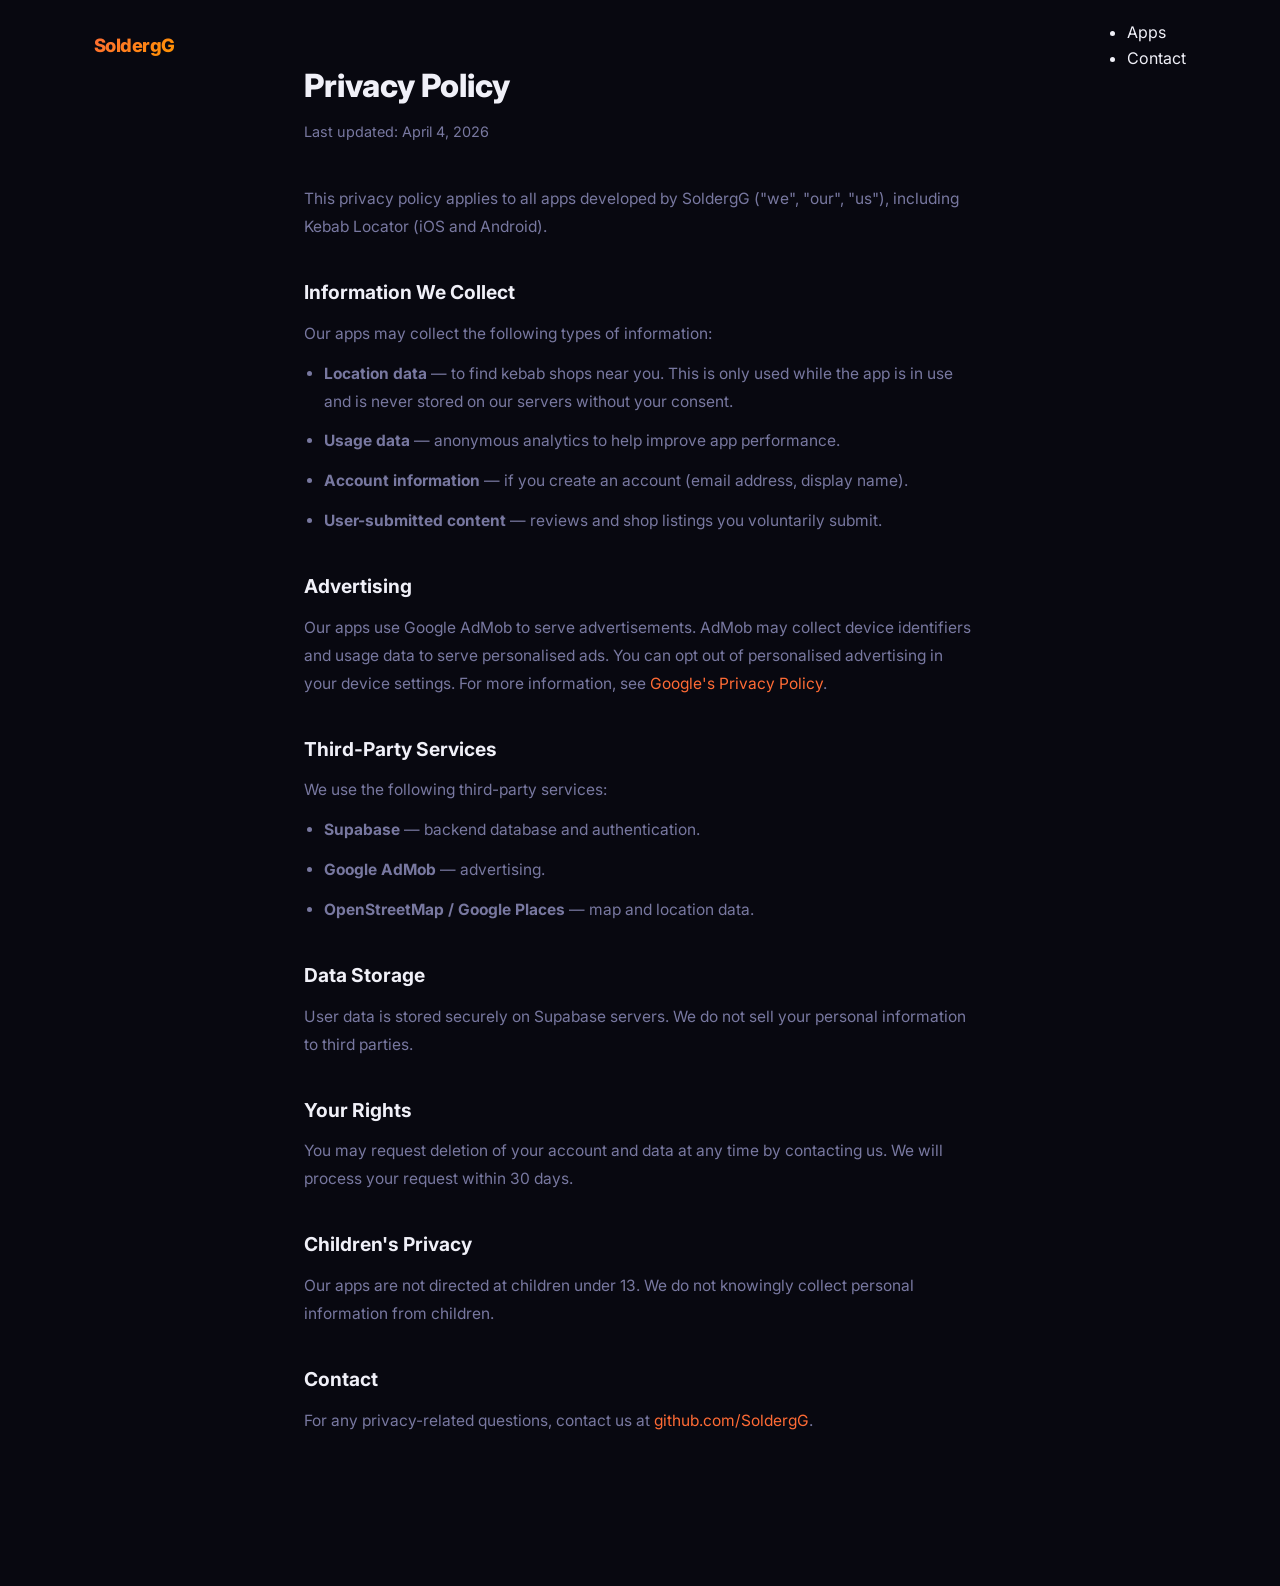
<file: privacy.html>
<!DOCTYPE html>
<html lang="en">
<head>
<link rel="icon" href="favicon-32.png" type="image/png" sizes="32x32">
  <meta charset="UTF-8" />
  <meta name="viewport" content="width=device-width, initial-scale=1.0" />
  <title>Privacy Policy — SoldergG</title>
  <link rel="preconnect" href="https://fonts.googleapis.com" />
  <link href="https://fonts.googleapis.com/css2?family=Inter:wght@300;400;500;600;700&display=swap" rel="stylesheet" />
  <link rel="stylesheet" href="style.css" />
  <style>
    .policy { max-width: 720px; margin: 60px auto; padding: 0 24px 80px; }
    .policy h1 { font-size: 2rem; font-weight: 800; margin-bottom: 8px; }
    .policy .updated { color: var(--muted); font-size: 0.9rem; margin-bottom: 40px; }
    .policy h2 { font-size: 1.2rem; font-weight: 700; margin: 36px 0 12px; }
    .policy p, .policy li { color: var(--muted); line-height: 1.8; font-size: 0.97rem; margin-bottom: 12px; }
    .policy ul { padding-left: 20px; }
    .policy a { color: var(--accent); }
  </style>
</head>
<body>
  <nav>
    <div class="nav-inner">
      <a href="/" class="logo">SoldergG</a>
      <ul><li><a href="/#apps">Apps</a></li><li><a href="/#contact">Contact</a></li></ul>
    </div>
  </nav>

  <div class="policy">
    <h1>Privacy Policy</h1>
    <p class="updated">Last updated: April 4, 2026</p>

    <p>This privacy policy applies to all apps developed by SoldergG ("we", "our", "us"), including Kebab Locator (iOS and Android).</p>

    <h2>Information We Collect</h2>
    <p>Our apps may collect the following types of information:</p>
    <ul>
      <li><strong>Location data</strong> — to find kebab shops near you. This is only used while the app is in use and is never stored on our servers without your consent.</li>
      <li><strong>Usage data</strong> — anonymous analytics to help improve app performance.</li>
      <li><strong>Account information</strong> — if you create an account (email address, display name).</li>
      <li><strong>User-submitted content</strong> — reviews and shop listings you voluntarily submit.</li>
    </ul>

    <h2>Advertising</h2>
    <p>Our apps use Google AdMob to serve advertisements. AdMob may collect device identifiers and usage data to serve personalised ads. You can opt out of personalised advertising in your device settings. For more information, see <a href="https://policies.google.com/privacy" target="_blank">Google's Privacy Policy</a>.</p>

    <h2>Third-Party Services</h2>
    <p>We use the following third-party services:</p>
    <ul>
      <li><strong>Supabase</strong> — backend database and authentication.</li>
      <li><strong>Google AdMob</strong> — advertising.</li>
      <li><strong>OpenStreetMap / Google Places</strong> — map and location data.</li>
    </ul>

    <h2>Data Storage</h2>
    <p>User data is stored securely on Supabase servers. We do not sell your personal information to third parties.</p>

    <h2>Your Rights</h2>
    <p>You may request deletion of your account and data at any time by contacting us. We will process your request within 30 days.</p>

    <h2>Children's Privacy</h2>
    <p>Our apps are not directed at children under 13. We do not knowingly collect personal information from children.</p>

    <h2>Contact</h2>
    <p>For any privacy-related questions, contact us at <a href="https://github.com/SoldergG" target="_blank">github.com/SoldergG</a>.</p>
  </div>
</body>
</html>
</file>
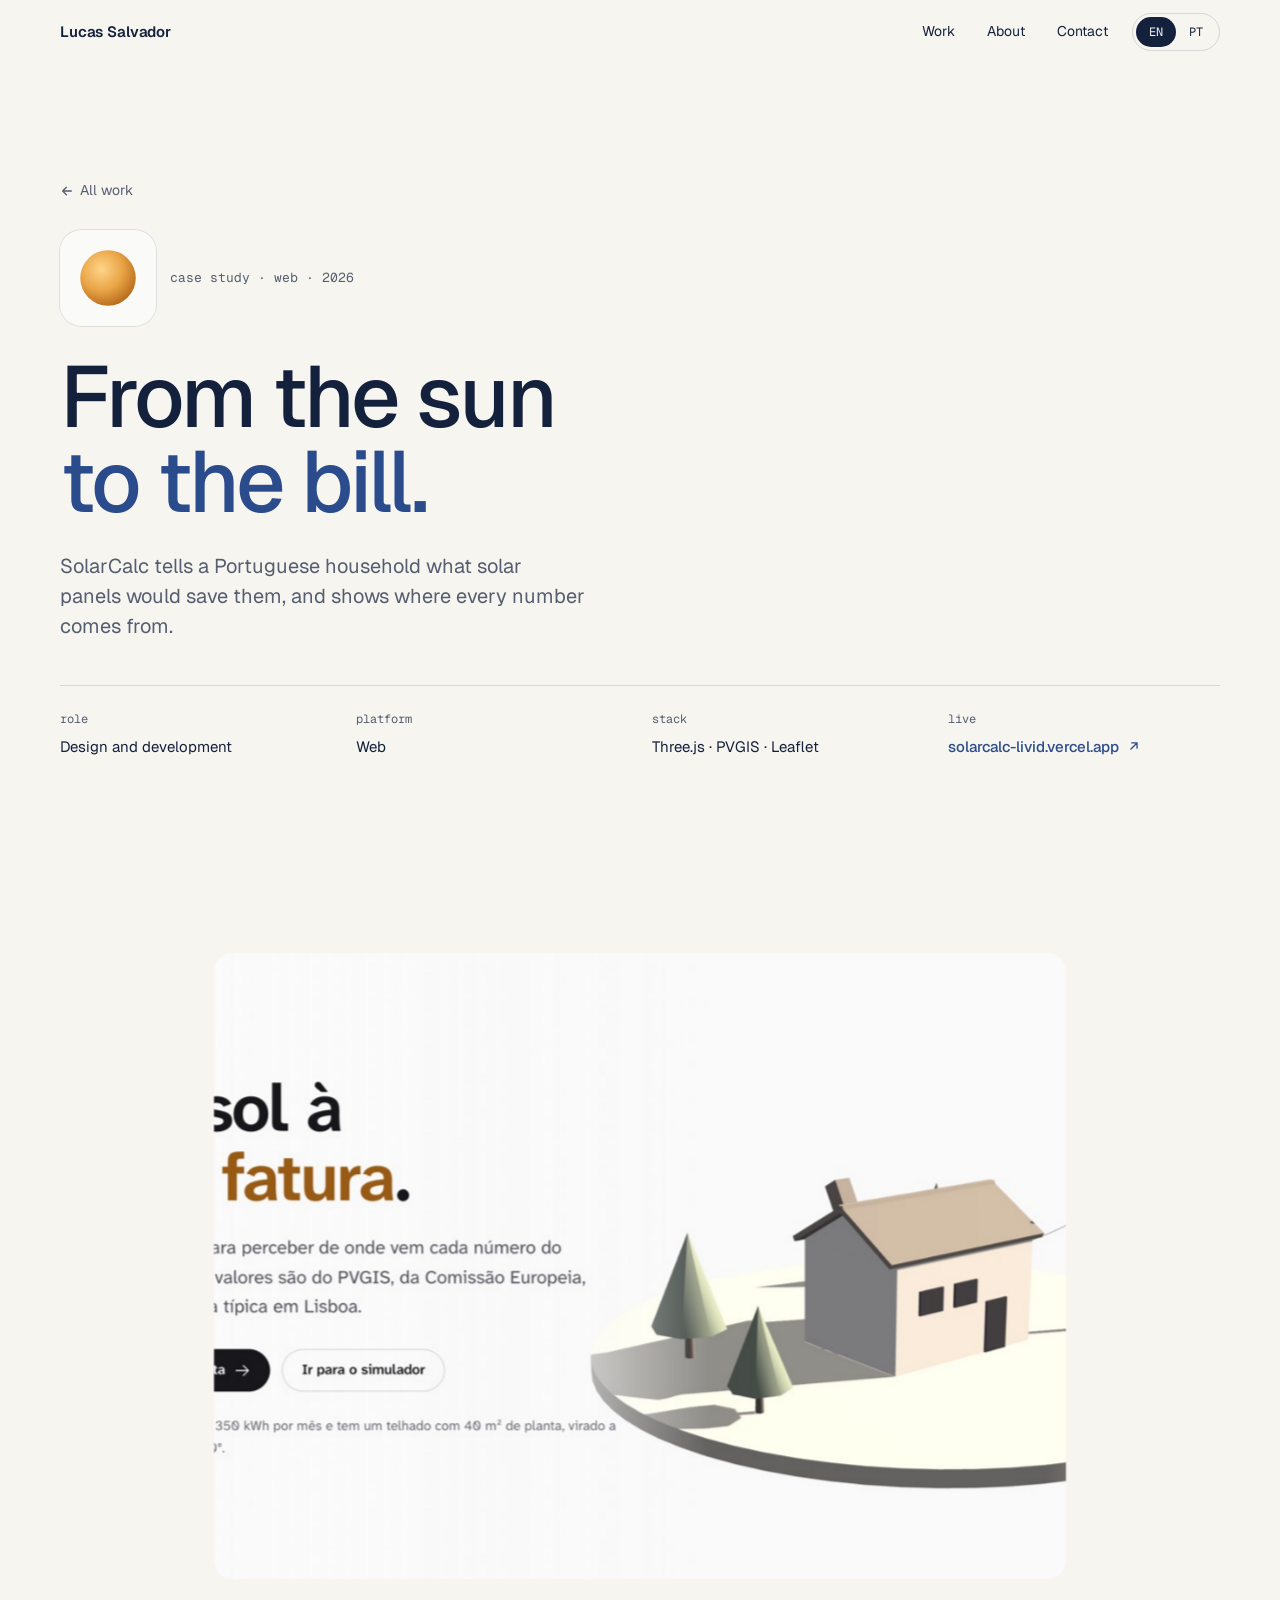
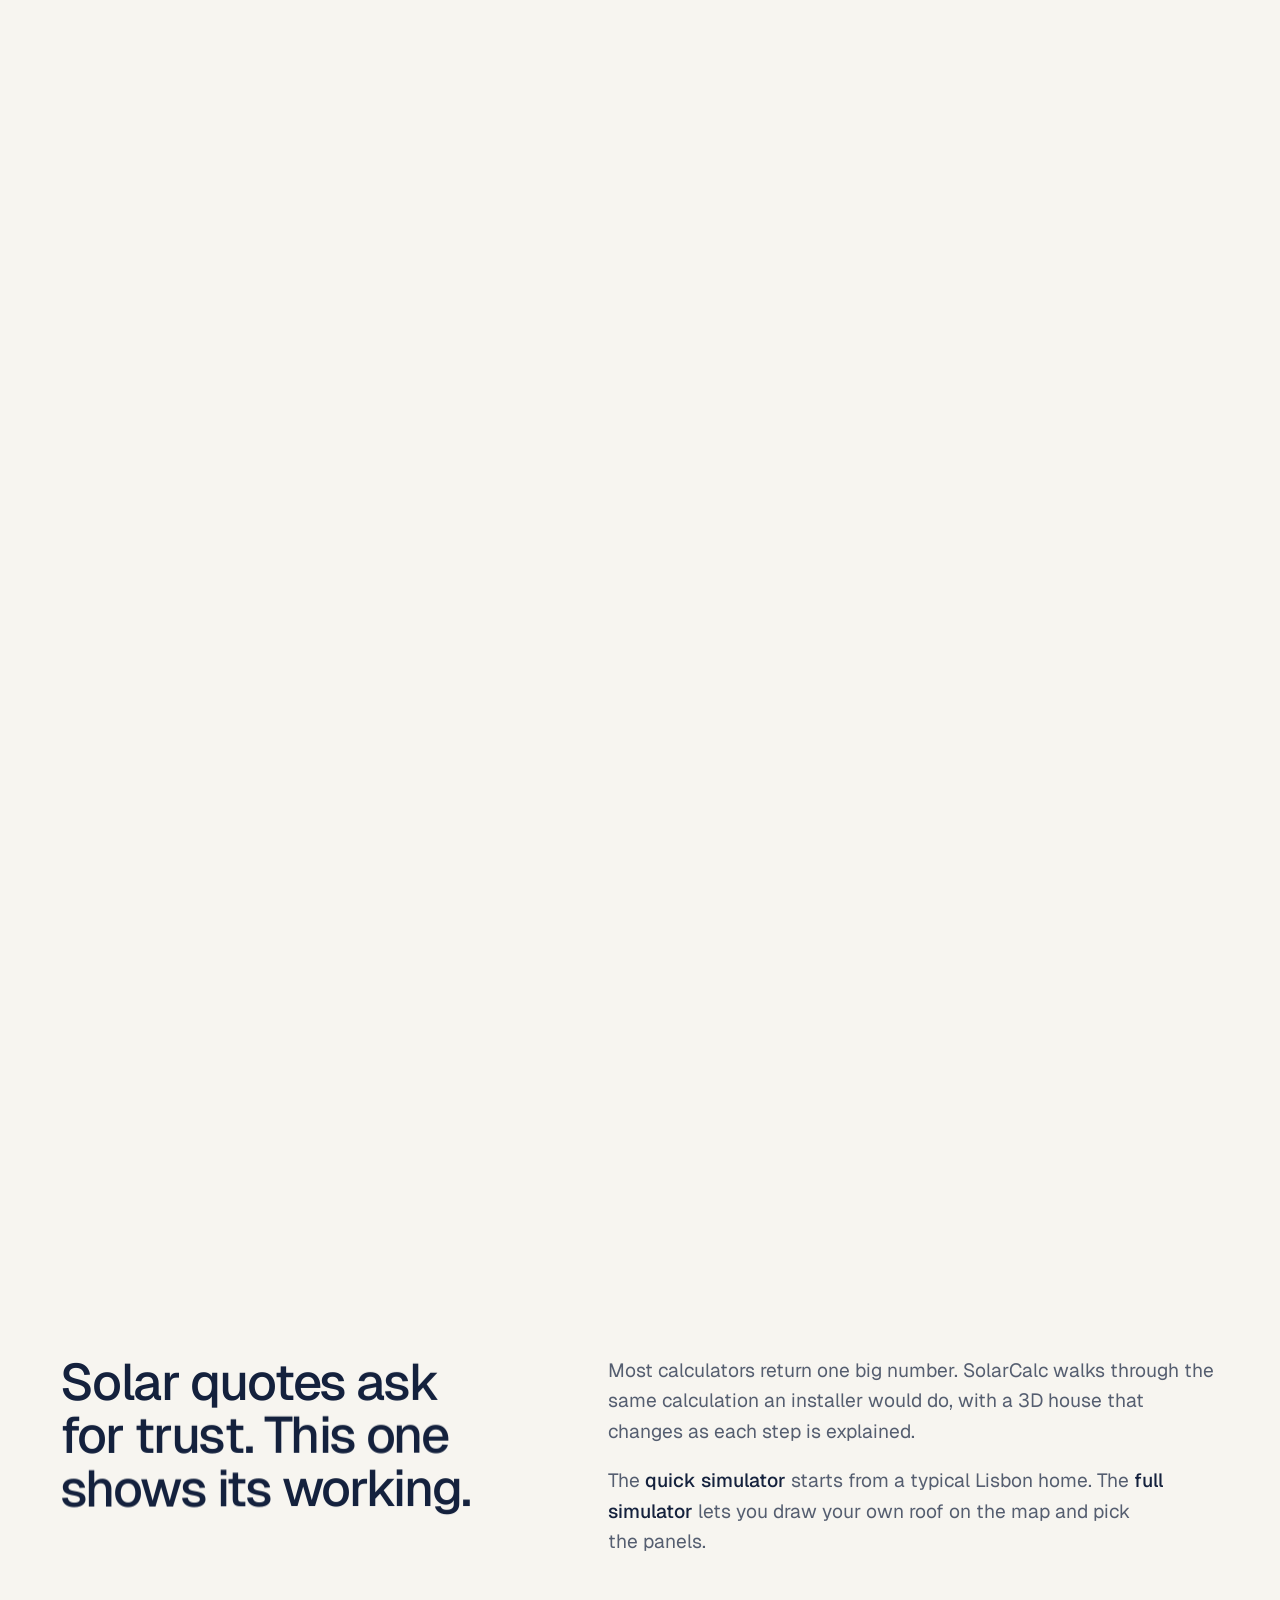
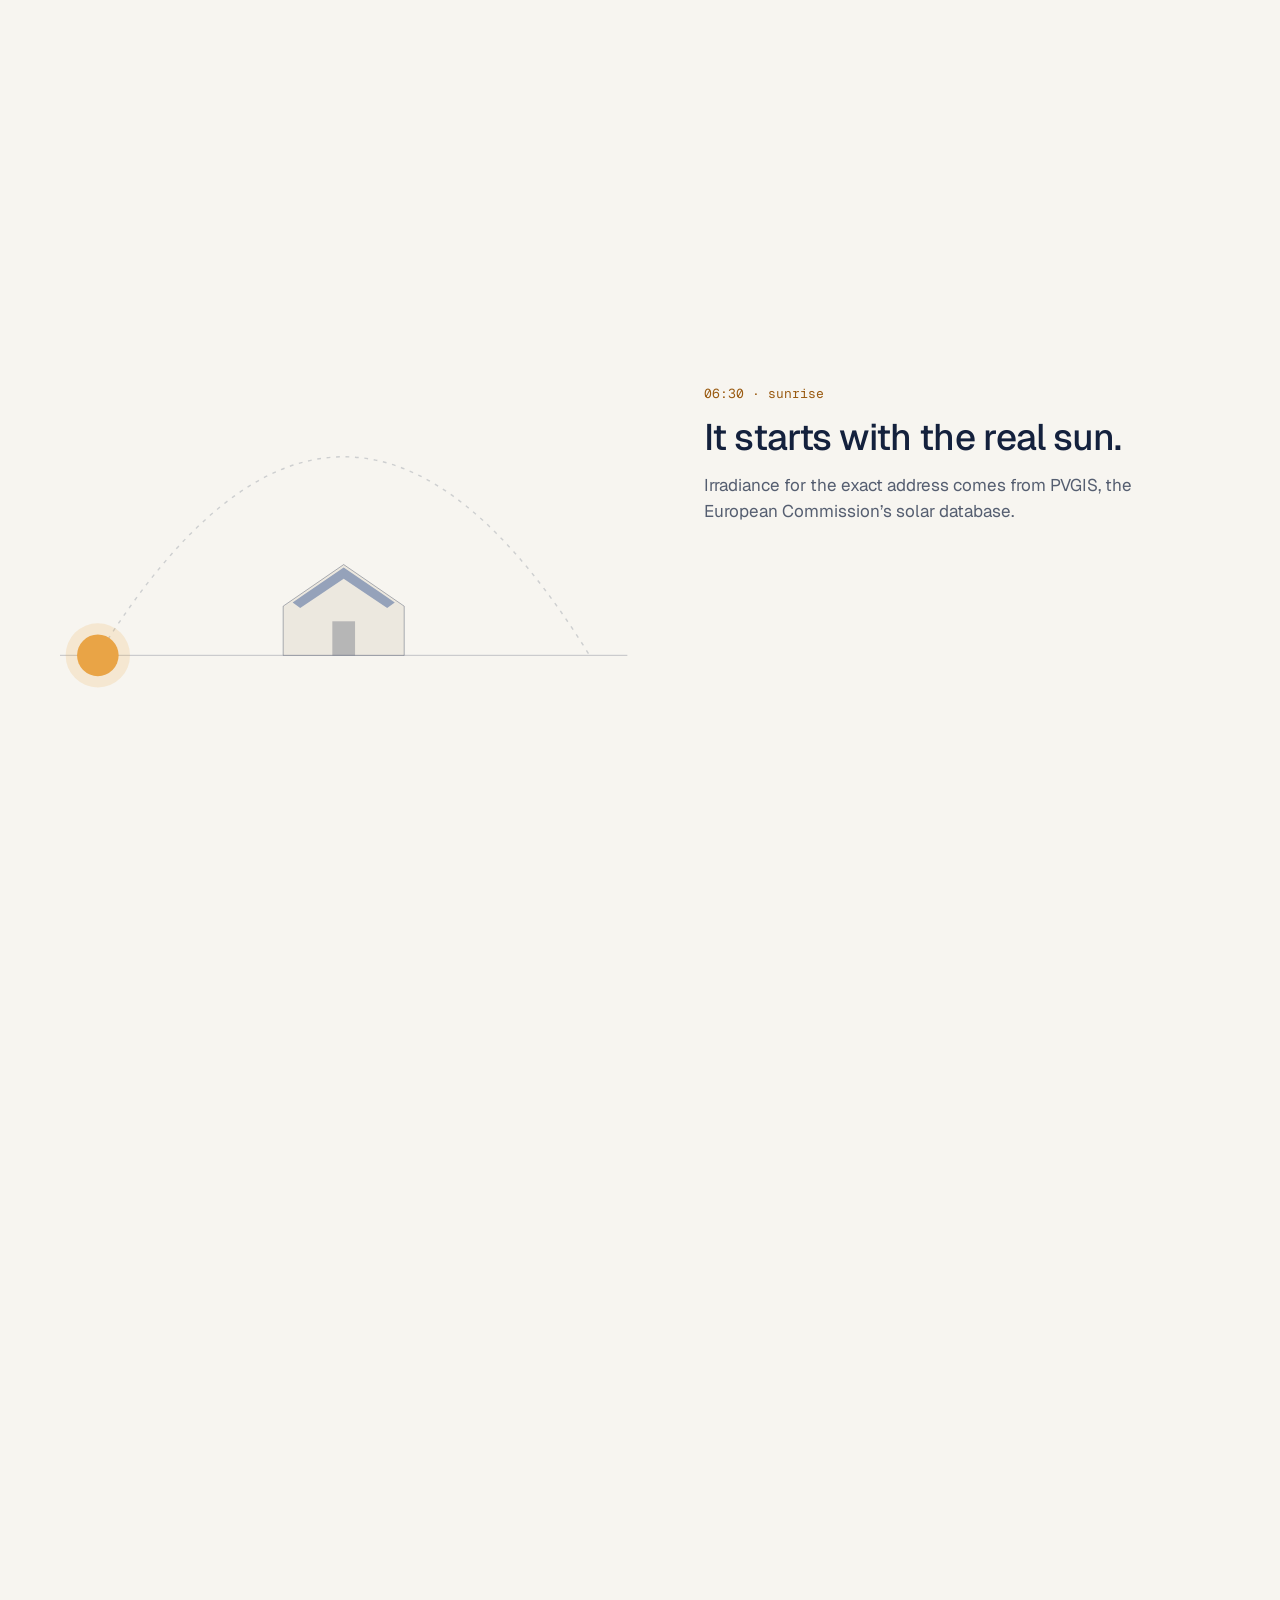
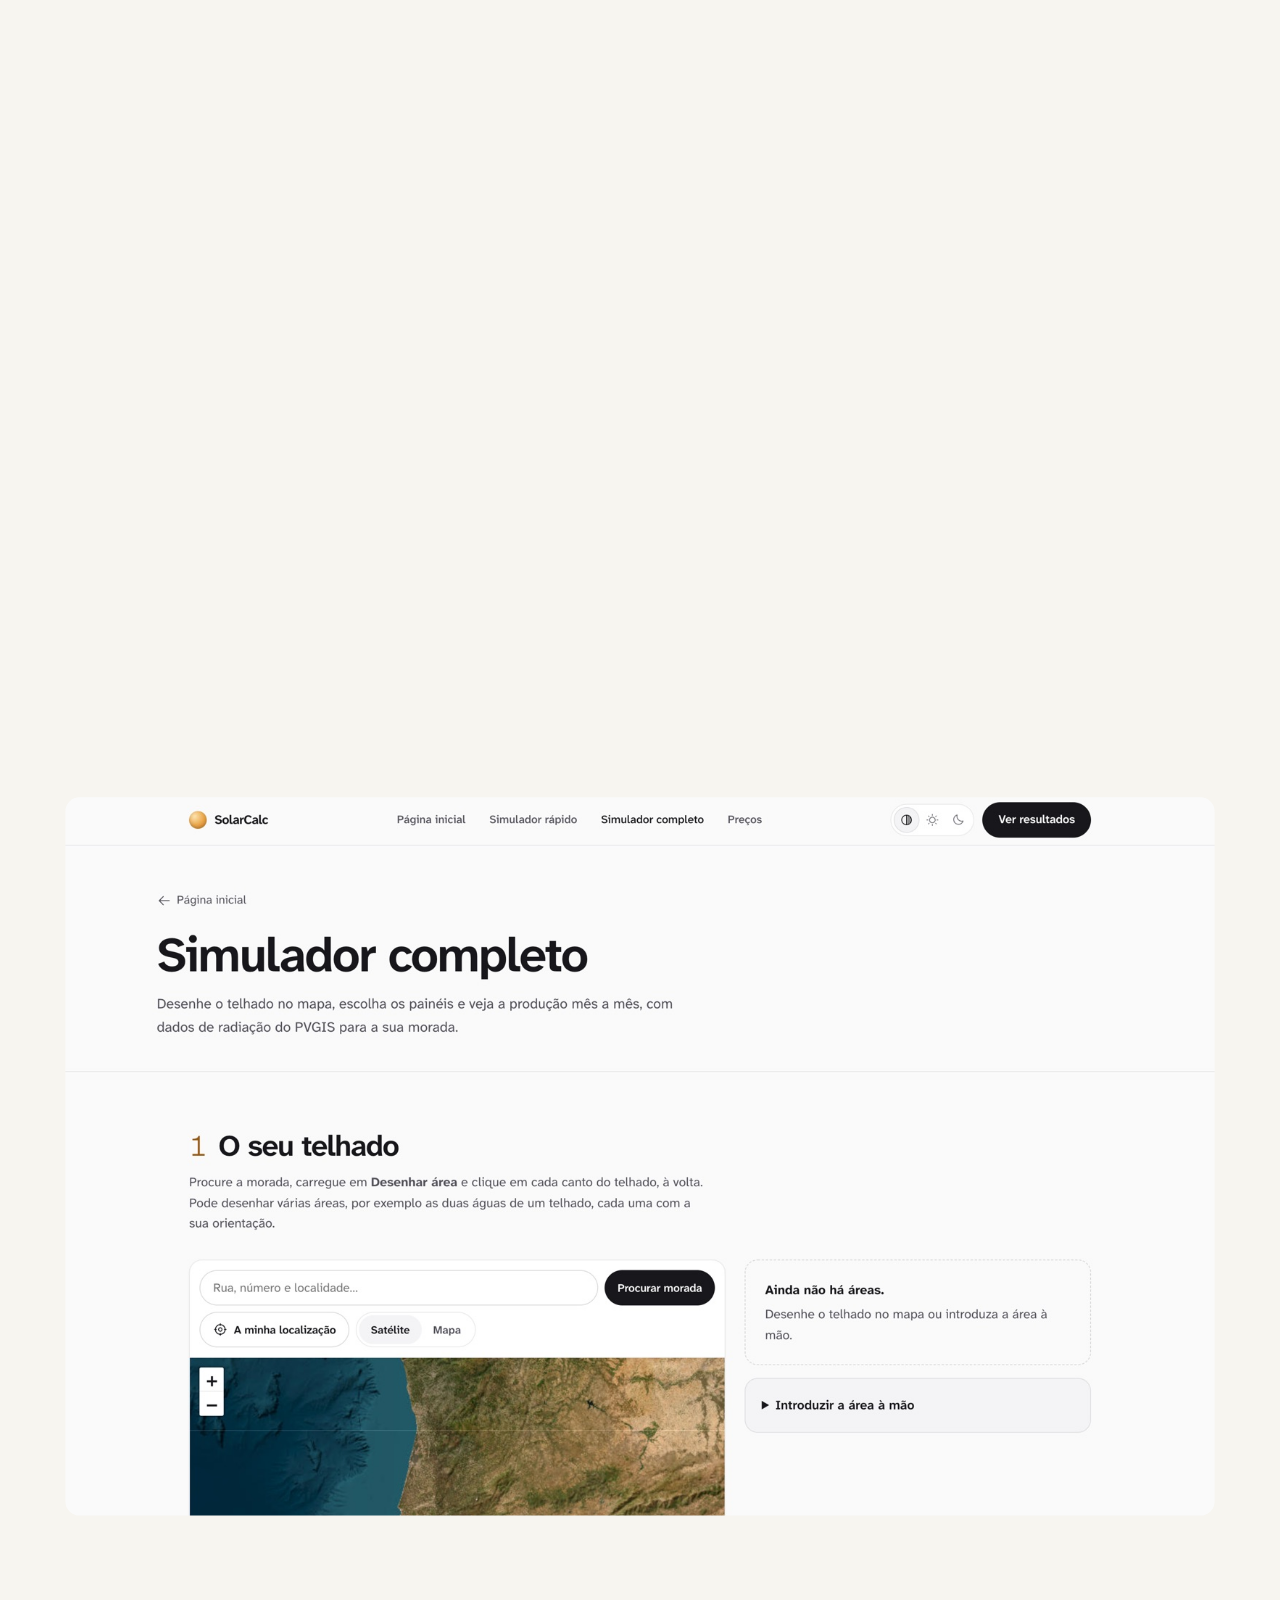
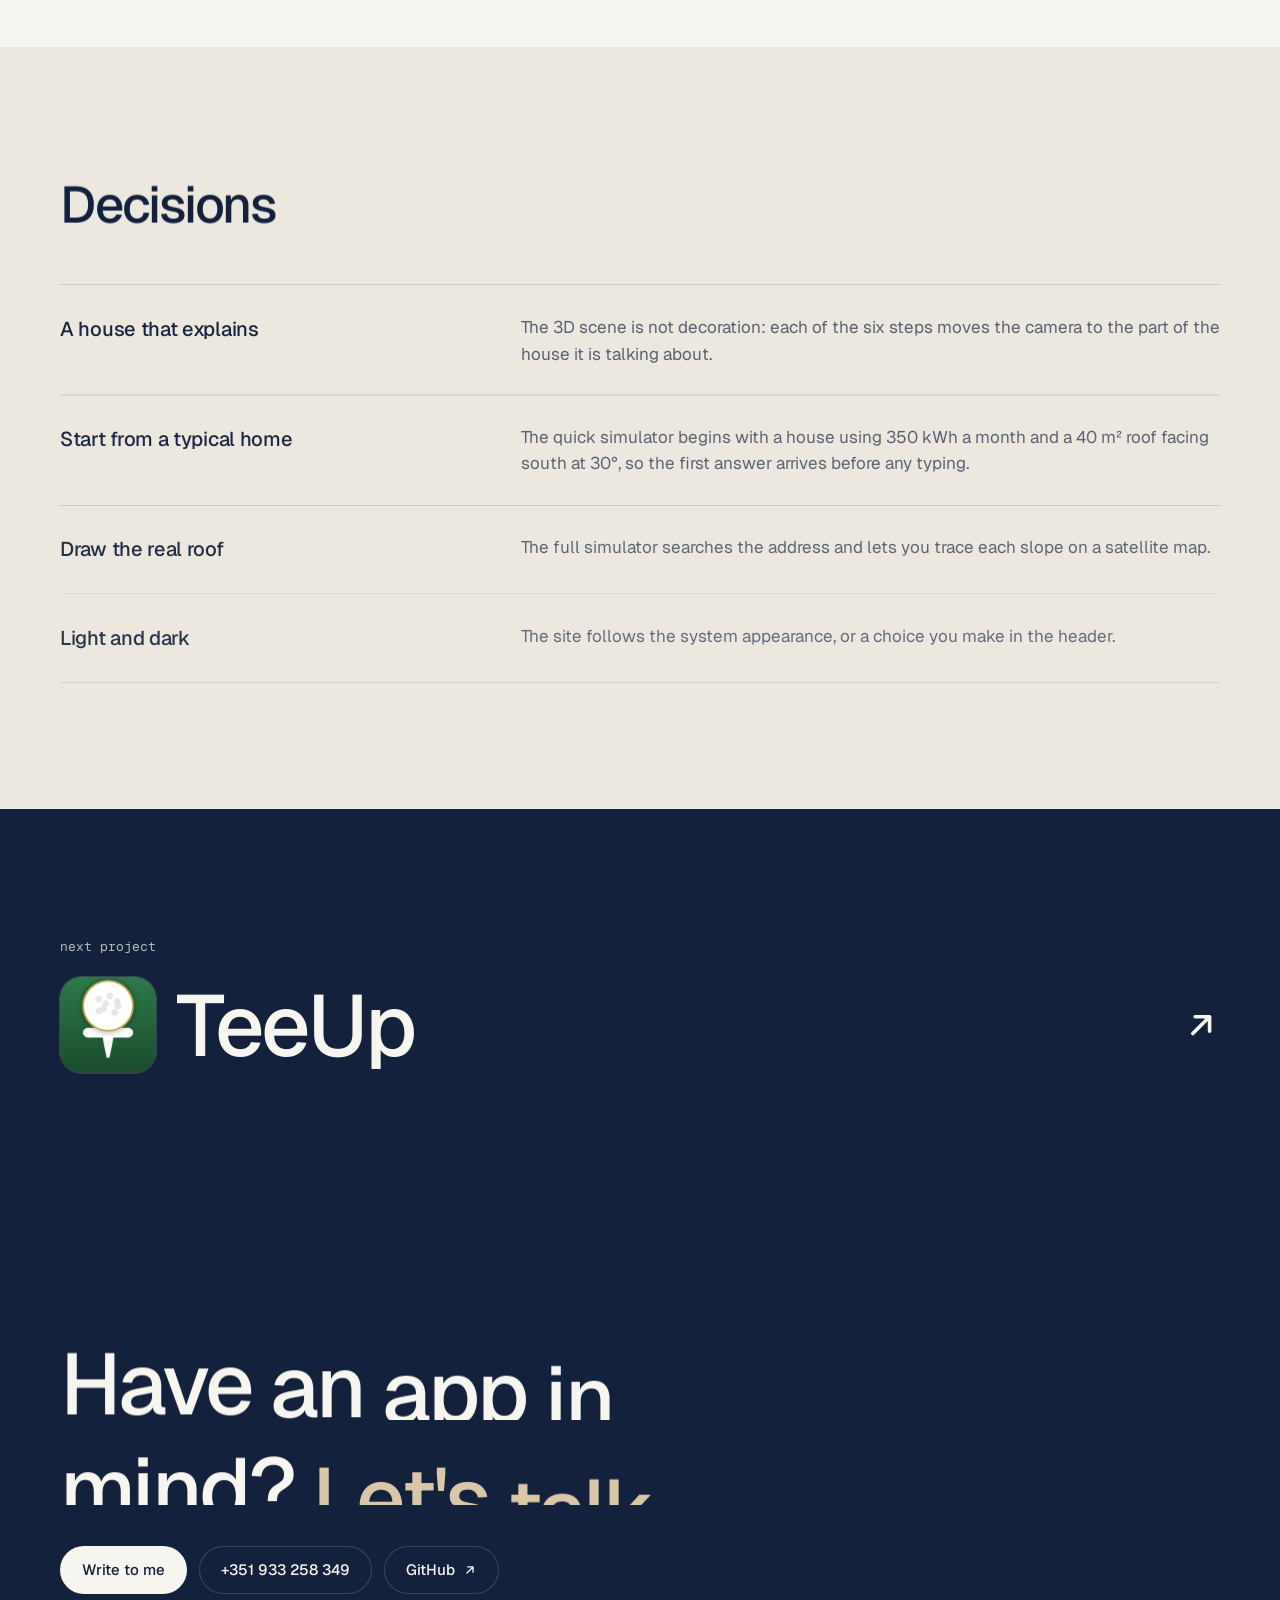
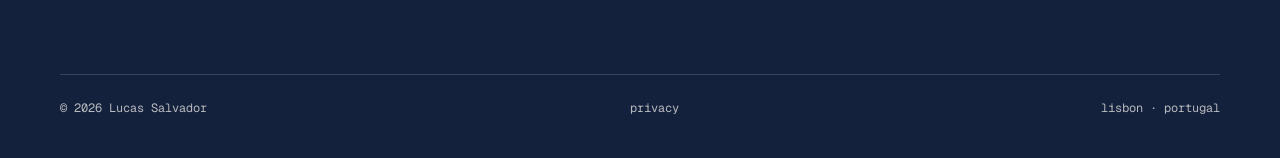
<file: solarcalc.html>
<!doctype html>
<html lang="en" data-title-pt="SolarCalc · Lucas Salvador" data-page="solarcalc">
<head>
<meta charset="utf-8">
<meta name="viewport" content="width=device-width, initial-scale=1, viewport-fit=cover">
<title>SolarCalc · Lucas Salvador</title>
<meta name="description" content="Case study: SolarCalc, a solar savings calculator for Portuguese homes.">
<meta name="theme-color" content="#F7F5F0" media="(prefers-color-scheme: light)">
<meta name="theme-color" content="#0D1424" media="(prefers-color-scheme: dark)">
<meta name="color-scheme" content="light dark">
<meta property="og:title" content="SolarCalc · Lucas Salvador">
<meta property="og:description" content="Case study: SolarCalc, a solar savings calculator for Portuguese homes.">
<meta property="og:image" content="https://soldergg.github.io/assets/img/solarcalc.jpg">
<link rel="icon" href="favicon-32.png" type="image/png" sizes="32x32">
<link rel="apple-touch-icon" href="apple-touch-icon.png">
<link rel="preconnect" href="https://fonts.googleapis.com">
<link rel="preconnect" href="https://fonts.gstatic.com" crossorigin>
<link rel="stylesheet" href="https://fonts.googleapis.com/css2?family=Geist:wght@400;500;600&family=Geist+Mono:wght@400;500&display=swap">
<link rel="stylesheet" href="assets/vendor/lenis-1.3.26.css">
<link rel="stylesheet" href="assets/css/site.css">
</head>
<body>
<a class="skip" href="#main" data-i18n="skip">Skip to content</a>

<svg width="0" height="0" style="position:absolute" aria-hidden="true">
  <symbol id="i-sun" viewBox="0 0 24 24"><circle cx="12" cy="12" r="4.2" fill="none" stroke="currentColor" stroke-width="1.7"/><path d="M12 2.6v2.2M12 19.2v2.2M2.6 12h2.2M19.2 12h2.2M5.4 5.4l1.6 1.6M17 17l1.6 1.6M18.6 5.4 17 7M7 17l-1.6 1.6" stroke="currentColor" stroke-width="1.7" stroke-linecap="round"/></symbol>
  <symbol id="i-cal" viewBox="0 0 24 24"><rect x="3.5" y="5" width="17" height="15.5" rx="2.5" fill="none" stroke="currentColor" stroke-width="1.6"/><path d="M3.5 9.5h17M8 3v4M16 3v4" fill="none" stroke="currentColor" stroke-width="1.6" stroke-linecap="round"/></symbol>
  <symbol id="i-book" viewBox="0 0 24 24"><path d="M4 5.5A2.5 2.5 0 0 1 6.5 3H20v15H6.5A2.5 2.5 0 0 0 4 20.5zM4 20.5A2.5 2.5 0 0 0 6.5 23H20v-5" fill="none" stroke="currentColor" stroke-width="1.7"/></symbol>
  <symbol id="i-spark" viewBox="0 0 24 24"><path d="M12 3l1.8 5.2L19 10l-5.2 1.8L12 17l-1.8-5.2L5 10l5.2-1.8z" fill="currentColor"/></symbol>
  <symbol id="i-people" viewBox="0 0 24 24"><circle cx="9" cy="8.5" r="3.2" fill="none" stroke="currentColor" stroke-width="1.6"/><path d="M3 19.5c0-3.4 2.7-5.4 6-5.4s6 2 6 5.4" fill="none" stroke="currentColor" stroke-width="1.6" stroke-linecap="round"/><circle cx="16.5" cy="9" r="2.6" fill="none" stroke="currentColor" stroke-width="1.6"/><path d="M16.5 14c2.6 0 4.5 1.6 4.5 4.3" fill="none" stroke="currentColor" stroke-width="1.6" stroke-linecap="round"/></symbol>
  <symbol id="i-flag" viewBox="0 0 24 24"><path d="M6 21V3.5M6 4h11l-2.5 4L17 12H6" fill="none" stroke="currentColor" stroke-width="1.7" stroke-linejoin="round" stroke-linecap="round"/></symbol>
  <symbol id="i-map" viewBox="0 0 24 24"><path d="M12 21s-6.5-6-6.5-11a6.5 6.5 0 0 1 13 0c0 5-6.5 11-6.5 11z" fill="none" stroke="currentColor" stroke-width="1.7"/><circle cx="12" cy="10" r="2" fill="currentColor"/></symbol>
  <symbol id="i-chart" viewBox="0 0 24 24"><path d="M4 20V10M10 20V4M16 20v-7M22 20H2" stroke="currentColor" stroke-width="1.8" stroke-linecap="round"/></symbol>
  <symbol id="i-arrow" viewBox="0 0 16 16"><path d="M4.5 11.5l7-7M5.5 4.5h6v6" fill="none" stroke="currentColor" stroke-width="1.5" stroke-linecap="round" stroke-linejoin="round"/></symbol>
  <symbol id="i-back" viewBox="0 0 16 16"><path d="M10 3.5 5.5 8l4.5 4.5" fill="none" stroke="currentColor" stroke-width="1.5" stroke-linecap="round" stroke-linejoin="round"/></symbol>
</svg>

<header class="nav" id="nav">
  <nav class="wrap nav-in" aria-label="Main">
    <a class="brand" href="index.html">Lucas Salvador</a>
    <div class="nav-links" id="navLinks">
      <a href="work.html" data-i18n="nav.work">Work</a>
      <a href="index.html#about" data-i18n="nav.about">About</a>
      <a href="index.html#contact" data-contact data-i18n="nav.contact">Contact</a>
    </div>
    <div class="nav-end">
      <div class="lang" role="group" aria-label="Language">
        <button type="button" data-lang="en" aria-pressed="true">EN</button>
        <button type="button" data-lang="pt" aria-pressed="false">PT</button>
      </div>
      <button class="menu-btn" type="button" id="menuBtn" aria-expanded="false" aria-controls="navLinks" aria-label="Open menu" data-i18n-label="menu.open"><span></span><span></span></button>
    </div>
  </nav>
</header>

<main id="main">
<section class="cs-hero wrap">
  <a class="cs-back" href="work.html"><svg><use href="#i-arrow"/></svg><span data-i18n="back.all">All work</span></a>
  <div class="app-id"><img class="app-icon lg" src="assets/img/logos/solarcalc.svg" width="96" height="96" alt=""><p class="mono kicker">case study · web · 2026</p></div>
  <h1 data-i18n="so.h1" data-reveal="words">From the sun <em>to the bill.</em></h1>
  <p class="lede" data-i18n="so.lede" data-reveal="up">SolarCalc tells a Portuguese household what solar panels would save them, and shows where every number comes from.</p>
  <dl class="cs-meta" data-reveal="stagger">
      <div><dt data-i18n="m1.k">role</dt><dd data-i18n="m1.v">Design and development</dd></div>
      <div><dt data-i18n="m2.k">platform</dt><dd data-i18n="m2.v">Web</dd></div>
      <div><dt data-i18n="m3.k">stack</dt><dd>Three.js · PVGIS · Leaflet</dd></div>
      <div><dt data-i18n="m4.k">live</dt><dd><a class="link" href="https://solarcalc-livid.vercel.app" target="_blank" rel="noopener">solarcalc-livid.vercel.app <svg class="ic"><use href="#i-arrow"/></svg></a></dd></div>
  </dl>
</section>
<section class="pin bleed" aria-label="SolarCalc home page" data-i18n-label="so.bleedlabel">
  <div class="pin-frame"><img class="bleed-img" src="assets/img/solarcalc.jpg" width="1600" height="1000" alt="SolarCalc home page with a 3D house" data-i18n-alt="so.alt1"></div>
</section>
<section class="cs-block wrap">
  <div class="cs-lead">
    <h2 data-i18n="so.lead.h" data-reveal="words">Solar quotes ask for trust. This one shows its working.</h2>
    <div class="prose" data-reveal="stagger">
      <p data-i18n="so.lead.p1">Most calculators return one big number. SolarCalc walks through the same calculation an installer would do, with a 3D house that changes as each step is explained.</p>
      <p data-i18n="so.lead.p2">The <strong>quick simulator</strong> starts from a typical Lisbon home. The <strong>full simulator</strong> lets you draw your own roof on the map and pick the panels.</p>
    </div>
  </div>
</section>
<section class="pin sky" aria-labelledby="so-sky-h">
  <h2 id="so-sky-h" class="sr-only" data-i18n="so.sky.h">How the calculation works</h2>
  <div class="pin-frame">
    <div class="wrap sky-in">
      <div class="sky-art" aria-hidden="true">
        <svg viewBox="0 0 600 432">
          <path id="arc" d="M40 380 Q300 -40 560 380" fill="none" stroke="currentColor" stroke-opacity=".18" stroke-width="1.5" stroke-dasharray="4 6"/>
          <path class="arc-done" d="M40 380 Q300 -40 560 380" fill="none" stroke="#E9A446" stroke-width="2"/>
          <line x1="0" y1="380" x2="600" y2="380" stroke="currentColor" stroke-opacity=".25"/>
          <g class="house" transform="translate(236 284)">
            <path d="M0 96V44L64 0l64 44v52z" fill="var(--surface)" stroke="currentColor" stroke-opacity=".35"/>
            <path class="panels" d="M10 40 64 3l54 37-8 6-46-31-46 31z" fill="#2B4C8C" opacity=".85"/>
            <rect x="52" y="60" width="24" height="36" fill="currentColor" opacity=".25"/>
          </g>
          <g class="sun"><circle r="34" fill="#E9A446" opacity=".18"/><circle r="22" fill="#E9A446"/></g>
        </svg>
      </div>
      <div class="sky-steps">
        <div class="sky-step on" data-i="0"><p class="mono" data-i18n="ss0.k">06:30 · sunrise</p><h3 data-i18n="ss0.h">It starts with the real sun.</h3><p data-i18n="ss0.p">Irradiance for the exact address comes from PVGIS, the European Commission’s solar database.</p></div>
        <div class="sky-step" data-i="1"><p class="mono" data-i18n="ss1.k">10:00 · morning</p><h3 data-i18n="ss1.h">Then the roof.</h3><p data-i18n="ss1.p">You draw the roof on a satellite map, one area per slope, each with its own orientation and tilt.</p></div>
        <div class="sky-step" data-i="2"><p class="mono" data-i18n="ss2.k">13:00 · peak</p><h3 data-i18n="ss2.h">Then the bill.</h3><p data-i18n="ss2.p">Real Portuguese tariffs turn kilowatt-hours into euros, month by month.</p></div>
        <div class="sky-step" data-i="3"><p class="mono" data-i18n="ss3.k">19:00 · sunset</p><h3 data-i18n="ss3.h">Then the answer.</h3><p data-i18n="ss3.p">How long until the panels pay for themselves, explained in six steps you can follow.</p></div>
      </div>
    </div>
  </div>
</section>
<section class="cs-block wrap">
  <figure class="shot" data-reveal="shutter"><img src="assets/img/solarcalc-sim.jpg" width="1600" height="1000" loading="lazy" alt="The full simulator, where you search an address and draw the roof on a satellite map" data-i18n-alt="so.alt2"></figure>
</section>
<section class="cs-block tint">
  <div class="wrap">
    <h2 class="sec-h" data-i18n="so.dec.h" data-reveal="words">Decisions</h2>
    <ul class="decisions" data-reveal="stagger">
    <li><h3 data-i18n="sd1.h">A house that explains</h3><p data-i18n="sd1.p">The 3D scene is not decoration: each of the six steps moves the camera to the part of the house it is talking about.</p></li>
    <li><h3 data-i18n="sd2.h">Start from a typical home</h3><p data-i18n="sd2.p">The quick simulator begins with a house using 350 kWh a month and a 40 m² roof facing south at 30°, so the first answer arrives before any typing.</p></li>
    <li><h3 data-i18n="sd3.h">Draw the real roof</h3><p data-i18n="sd3.p">The full simulator searches the address and lets you trace each slope on a satellite map.</p></li>
    <li><h3 data-i18n="sd4.h">Light and dark</h3><p data-i18n="sd4.p">The site follows the system appearance, or a choice you make in the header.</p></li>
    </ul>
  </div>
</section>
<a class="next" href="teeup.html">
  <div class="wrap next-in">
    <p class="mono" data-i18n="next.k">next project</p>
    <div class="next-row"><img class="app-icon lg" src="assets/img/logos/teeup.png" width="96" height="96" alt=""><b>TeeUp</b><svg><use href="#i-arrow"/></svg></div>
  </div>
</a>
</main>

<footer class="contact page-foot" id="contact">
  <div class="wrap contact-in">
    <h2 data-i18n="contact.h" data-reveal="words">Have an app in mind? <em>Let's talk.</em></h2>
    <div class="cta">
      <a class="btn light" href="mailto:Lucs2.8@icloud.com" data-contact data-i18n="contact.write">Write to me</a>
      <a class="btn ghost-light" href="tel:+351933258349">+351 933 258 349</a>
      <a class="btn ghost-light" href="https://github.com/SoldergG" target="_blank" rel="noopener">GitHub <svg class="ic"><use href="#i-arrow"/></svg></a>
    </div>
    <div class="foot mono">
      <span>© 2026 Lucas Salvador</span>
      <a href="privacy.html" data-i18n="foot.privacy">privacy</a>
      <span data-i18n="foot.place">lisbon · portugal</span>
    </div>
  </div>
</footer>

<script src="assets/js/pt/solarcalc.js" defer></script>
<script src="assets/vendor/gsap-3.15.0.min.js" defer></script>
<script src="assets/vendor/ScrollTrigger-3.15.0.min.js" defer></script>
<script src="assets/vendor/lenis-1.3.26.min.js" defer></script>
<script src="assets/js/core.js" defer></script>
<script src="assets/js/case.js" defer></script>
</body>
</html>
</file>
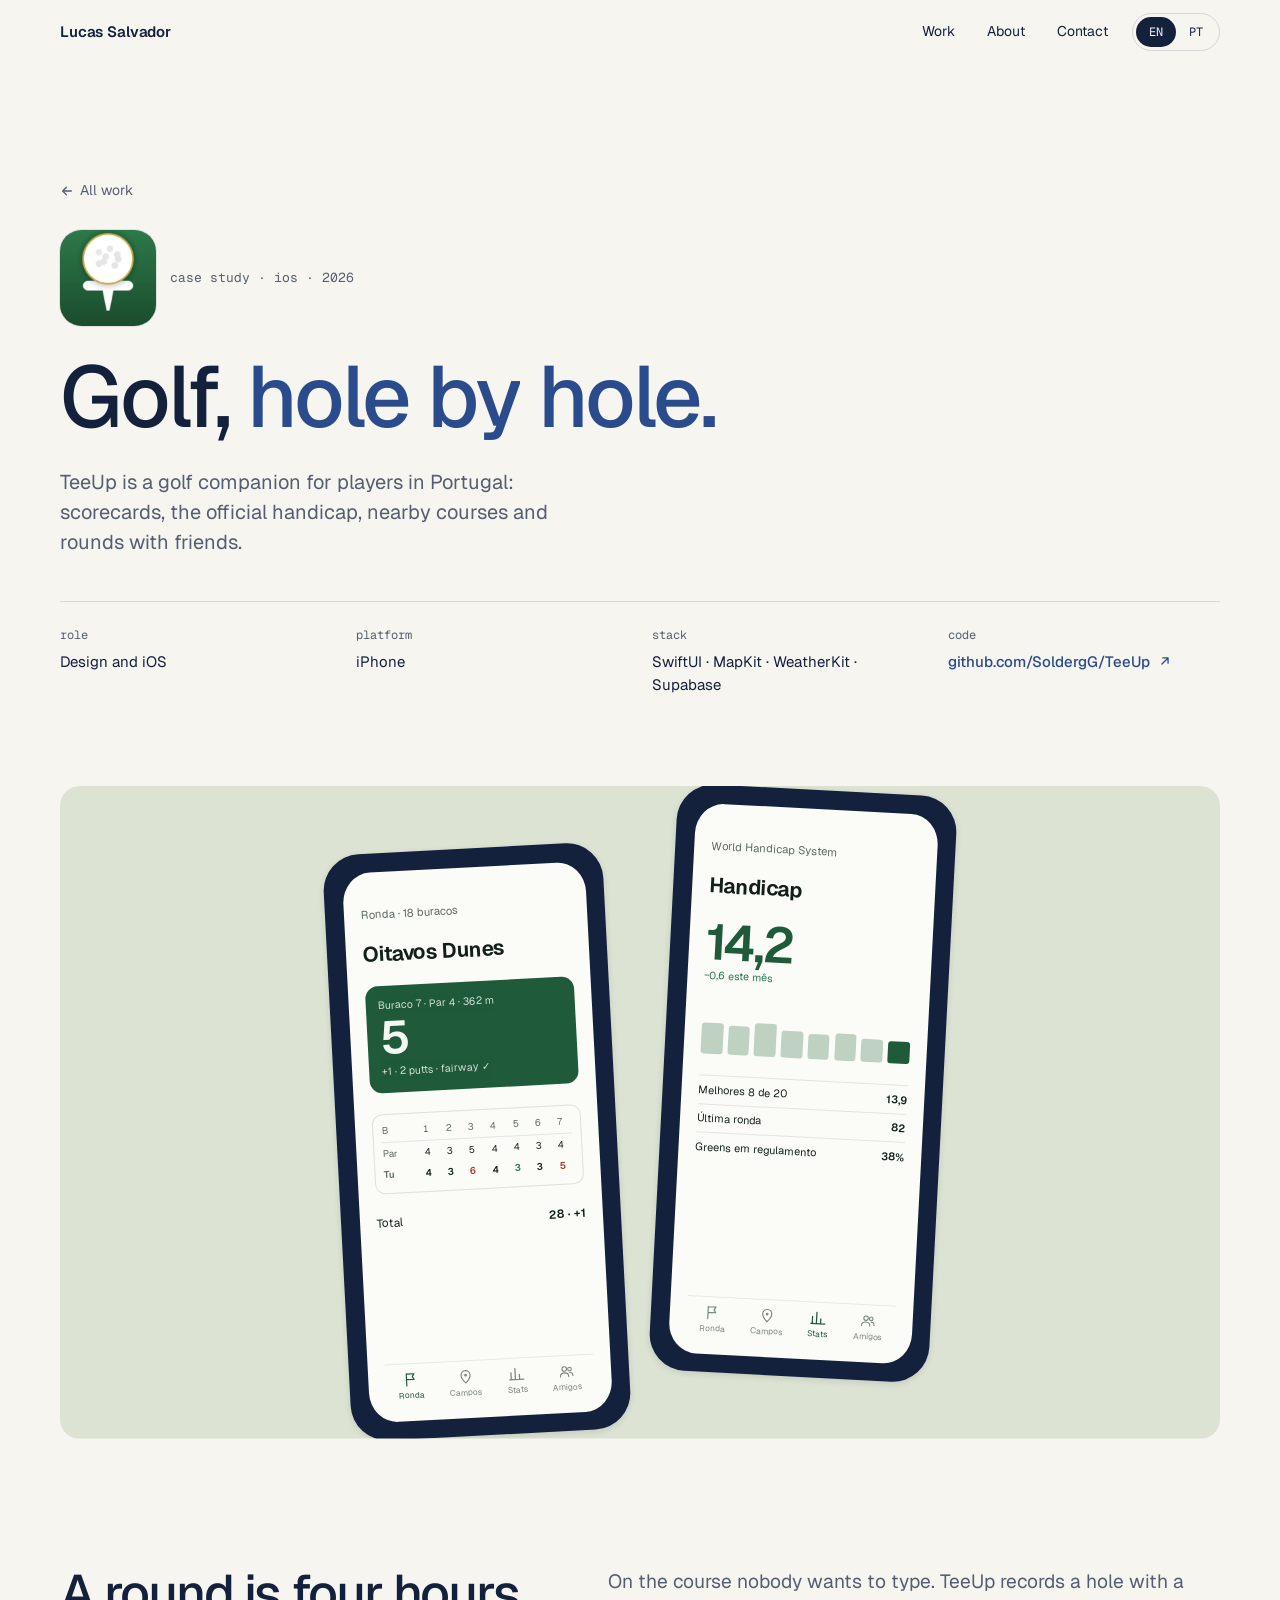
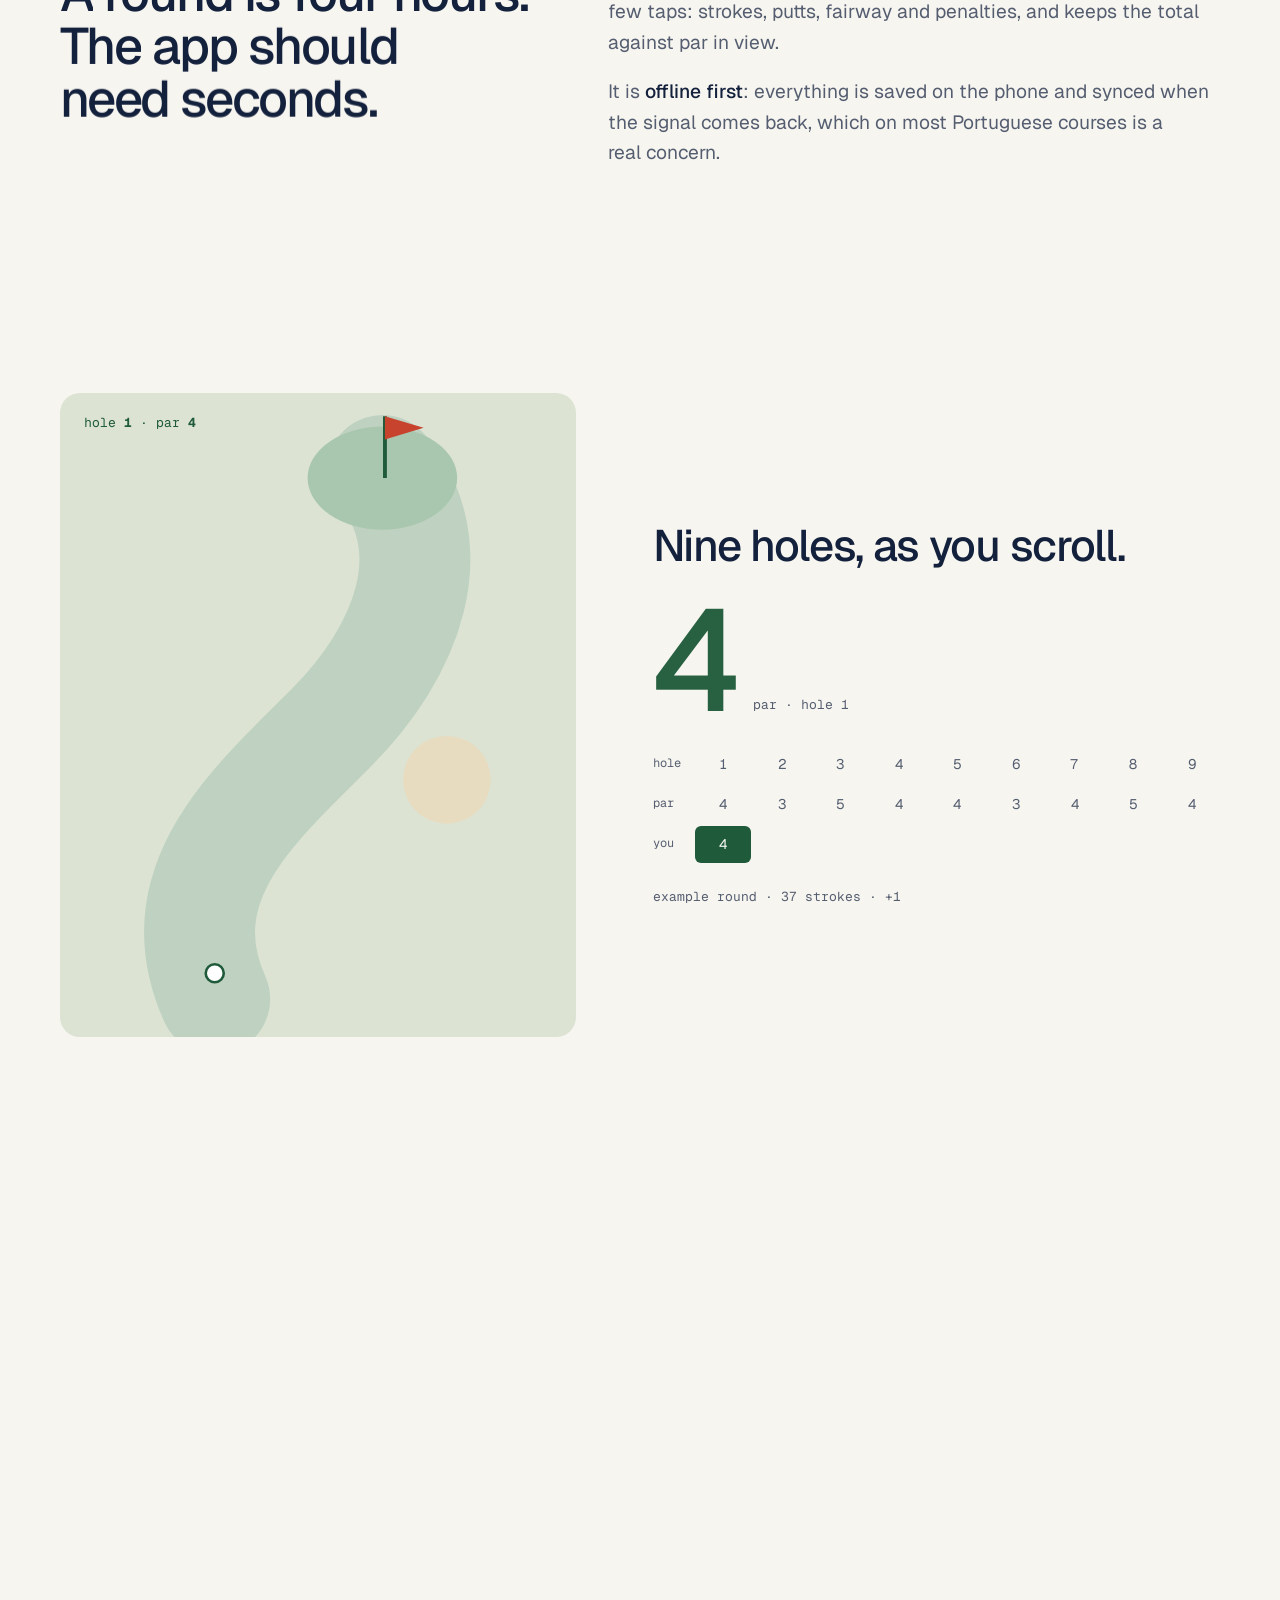
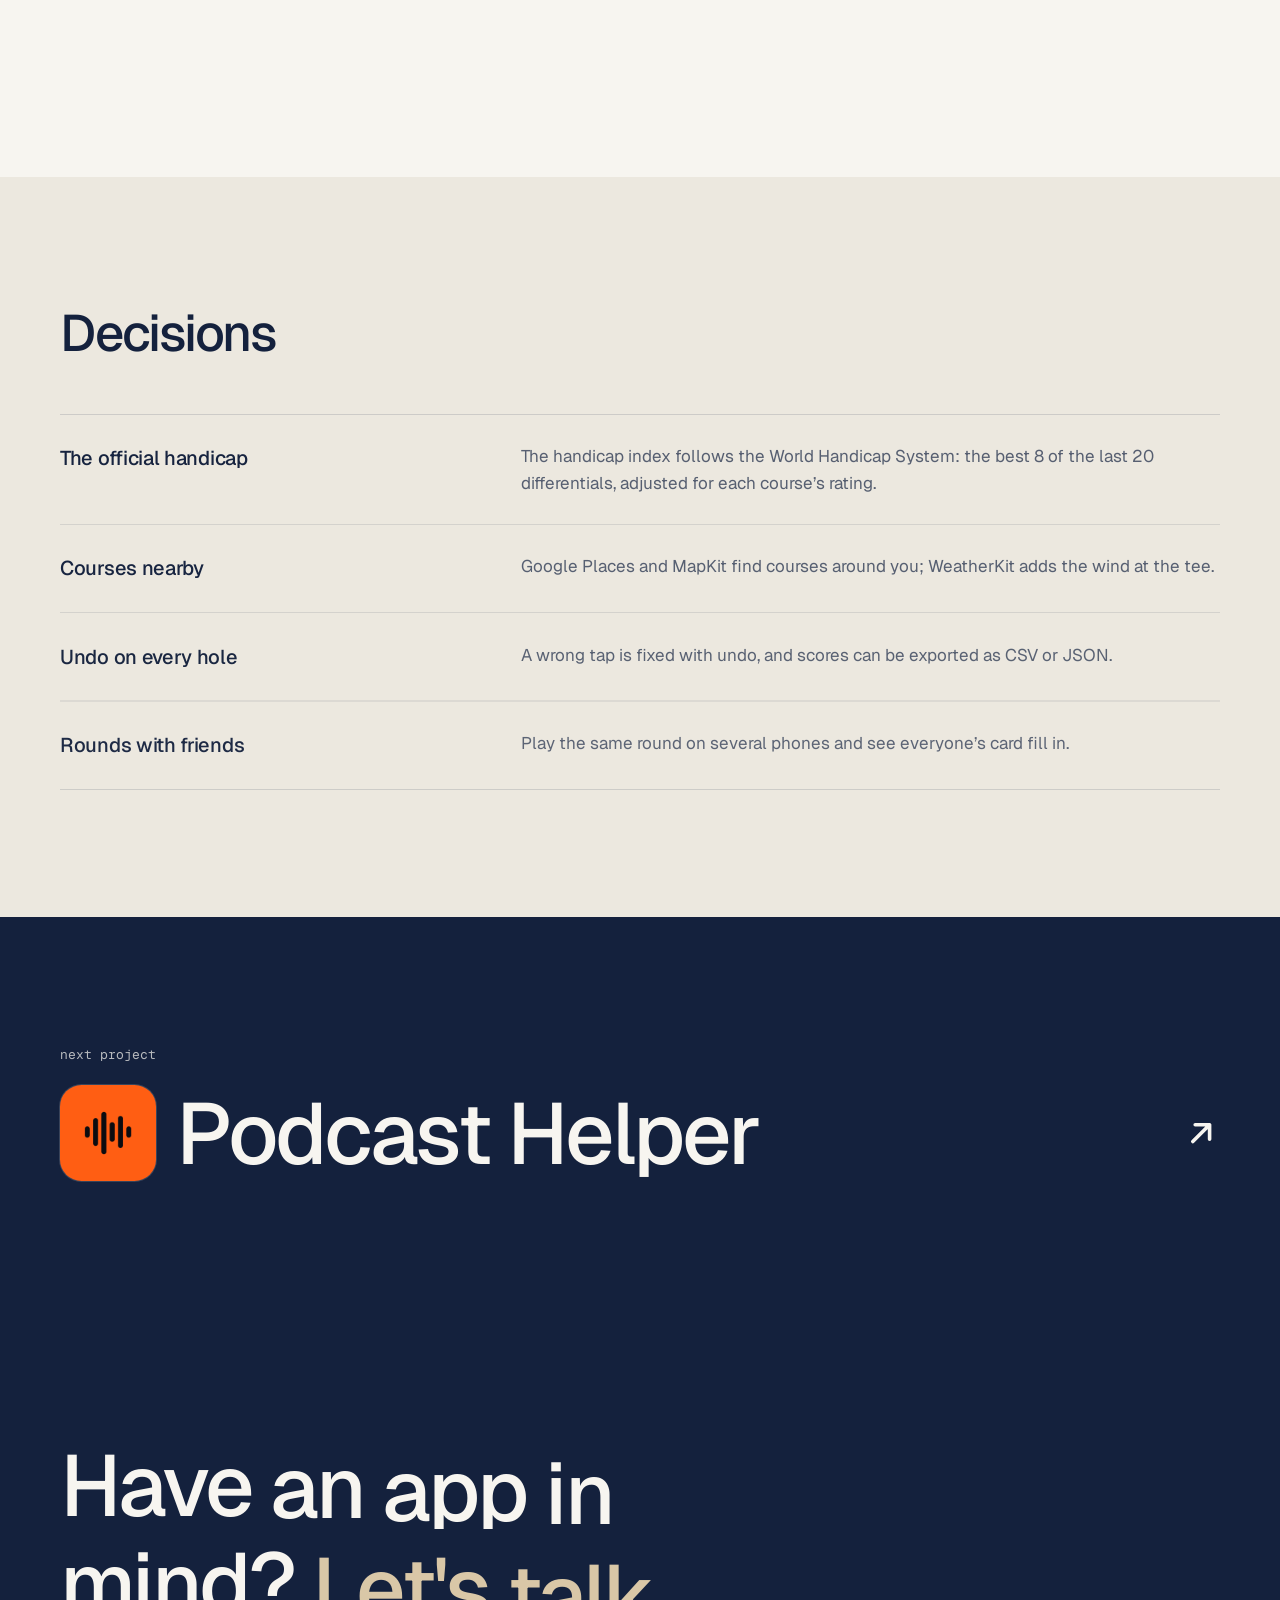
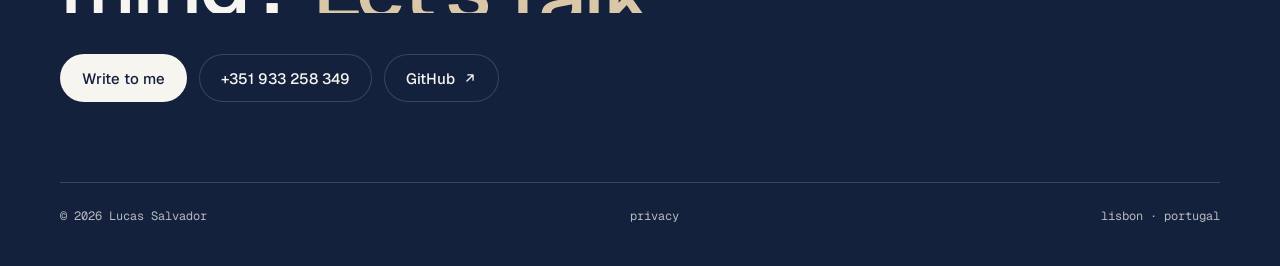
<file: teeup.html>
<!doctype html>
<html lang="en" data-title-pt="TeeUp · Lucas Salvador" data-page="teeup">
<head>
<meta charset="utf-8">
<meta name="viewport" content="width=device-width, initial-scale=1, viewport-fit=cover">
<title>TeeUp · Lucas Salvador</title>
<meta name="description" content="Case study: TeeUp, a SwiftUI golf companion with scorecards and the World Handicap System.">
<meta name="theme-color" content="#F7F5F0" media="(prefers-color-scheme: light)">
<meta name="theme-color" content="#0D1424" media="(prefers-color-scheme: dark)">
<meta name="color-scheme" content="light dark">
<meta property="og:title" content="TeeUp · Lucas Salvador">
<meta property="og:description" content="Case study: TeeUp, a SwiftUI golf companion with scorecards and the World Handicap System.">
<meta property="og:image" content="https://soldergg.github.io/assets/img/solarcalc.jpg">
<link rel="icon" href="favicon-32.png" type="image/png" sizes="32x32">
<link rel="apple-touch-icon" href="apple-touch-icon.png">
<link rel="preconnect" href="https://fonts.googleapis.com">
<link rel="preconnect" href="https://fonts.gstatic.com" crossorigin>
<link rel="stylesheet" href="https://fonts.googleapis.com/css2?family=Geist:wght@400;500;600&family=Geist+Mono:wght@400;500&display=swap">
<link rel="stylesheet" href="assets/vendor/lenis-1.3.26.css">
<link rel="stylesheet" href="assets/css/site.css">
</head>
<body>
<a class="skip" href="#main" data-i18n="skip">Skip to content</a>

<svg width="0" height="0" style="position:absolute" aria-hidden="true">
  <symbol id="i-sun" viewBox="0 0 24 24"><circle cx="12" cy="12" r="4.2" fill="none" stroke="currentColor" stroke-width="1.7"/><path d="M12 2.6v2.2M12 19.2v2.2M2.6 12h2.2M19.2 12h2.2M5.4 5.4l1.6 1.6M17 17l1.6 1.6M18.6 5.4 17 7M7 17l-1.6 1.6" stroke="currentColor" stroke-width="1.7" stroke-linecap="round"/></symbol>
  <symbol id="i-cal" viewBox="0 0 24 24"><rect x="3.5" y="5" width="17" height="15.5" rx="2.5" fill="none" stroke="currentColor" stroke-width="1.6"/><path d="M3.5 9.5h17M8 3v4M16 3v4" fill="none" stroke="currentColor" stroke-width="1.6" stroke-linecap="round"/></symbol>
  <symbol id="i-book" viewBox="0 0 24 24"><path d="M4 5.5A2.5 2.5 0 0 1 6.5 3H20v15H6.5A2.5 2.5 0 0 0 4 20.5zM4 20.5A2.5 2.5 0 0 0 6.5 23H20v-5" fill="none" stroke="currentColor" stroke-width="1.7"/></symbol>
  <symbol id="i-spark" viewBox="0 0 24 24"><path d="M12 3l1.8 5.2L19 10l-5.2 1.8L12 17l-1.8-5.2L5 10l5.2-1.8z" fill="currentColor"/></symbol>
  <symbol id="i-people" viewBox="0 0 24 24"><circle cx="9" cy="8.5" r="3.2" fill="none" stroke="currentColor" stroke-width="1.6"/><path d="M3 19.5c0-3.4 2.7-5.4 6-5.4s6 2 6 5.4" fill="none" stroke="currentColor" stroke-width="1.6" stroke-linecap="round"/><circle cx="16.5" cy="9" r="2.6" fill="none" stroke="currentColor" stroke-width="1.6"/><path d="M16.5 14c2.6 0 4.5 1.6 4.5 4.3" fill="none" stroke="currentColor" stroke-width="1.6" stroke-linecap="round"/></symbol>
  <symbol id="i-flag" viewBox="0 0 24 24"><path d="M6 21V3.5M6 4h11l-2.5 4L17 12H6" fill="none" stroke="currentColor" stroke-width="1.7" stroke-linejoin="round" stroke-linecap="round"/></symbol>
  <symbol id="i-map" viewBox="0 0 24 24"><path d="M12 21s-6.5-6-6.5-11a6.5 6.5 0 0 1 13 0c0 5-6.5 11-6.5 11z" fill="none" stroke="currentColor" stroke-width="1.7"/><circle cx="12" cy="10" r="2" fill="currentColor"/></symbol>
  <symbol id="i-chart" viewBox="0 0 24 24"><path d="M4 20V10M10 20V4M16 20v-7M22 20H2" stroke="currentColor" stroke-width="1.8" stroke-linecap="round"/></symbol>
  <symbol id="i-arrow" viewBox="0 0 16 16"><path d="M4.5 11.5l7-7M5.5 4.5h6v6" fill="none" stroke="currentColor" stroke-width="1.5" stroke-linecap="round" stroke-linejoin="round"/></symbol>
  <symbol id="i-back" viewBox="0 0 16 16"><path d="M10 3.5 5.5 8l4.5 4.5" fill="none" stroke="currentColor" stroke-width="1.5" stroke-linecap="round" stroke-linejoin="round"/></symbol>
</svg>

<header class="nav" id="nav">
  <nav class="wrap nav-in" aria-label="Main">
    <a class="brand" href="index.html">Lucas Salvador</a>
    <div class="nav-links" id="navLinks">
      <a href="work.html" data-i18n="nav.work">Work</a>
      <a href="index.html#about" data-i18n="nav.about">About</a>
      <a href="index.html#contact" data-contact data-i18n="nav.contact">Contact</a>
    </div>
    <div class="nav-end">
      <div class="lang" role="group" aria-label="Language">
        <button type="button" data-lang="en" aria-pressed="true">EN</button>
        <button type="button" data-lang="pt" aria-pressed="false">PT</button>
      </div>
      <button class="menu-btn" type="button" id="menuBtn" aria-expanded="false" aria-controls="navLinks" aria-label="Open menu" data-i18n-label="menu.open"><span></span><span></span></button>
    </div>
  </nav>
</header>

<main id="main">
<section class="cs-hero wrap">
  <a class="cs-back" href="work.html"><svg><use href="#i-arrow"/></svg><span data-i18n="back.all">All work</span></a>
  <div class="app-id"><img class="app-icon lg" src="assets/img/logos/teeup.png" width="96" height="96" alt=""><p class="mono kicker">case study · ios · 2026</p></div>
  <h1 data-i18n="te.h1" data-reveal="words">Golf, <em>hole by hole.</em></h1>
  <p class="lede" data-i18n="te.lede" data-reveal="up">TeeUp is a golf companion for players in Portugal: scorecards, the official handicap, nearby courses and rounds with friends.</p>
  <dl class="cs-meta" data-reveal="stagger">
      <div><dt data-i18n="m1.k">role</dt><dd data-i18n="m1.v">Design and iOS</dd></div>
      <div><dt data-i18n="m2.k">platform</dt><dd data-i18n="m2.v">iPhone</dd></div>
      <div><dt data-i18n="m3.k">stack</dt><dd>SwiftUI · MapKit · WeatherKit · Supabase</dd></div>
      <div><dt data-i18n="m4.k">code</dt><dd><a class="link" href="https://github.com/SoldergG/TeeUp" target="_blank" rel="noopener">github.com/SoldergG/TeeUp <svg class="ic"><use href="#i-arrow"/></svg></a></dd></div>
  </dl>
</section>
<section class="wrap"><div class="feat-media teeup cs-phones" aria-hidden="true" data-reveal="shutter">
    <div class="tu-phone tu-a">
        <div class="tu-scr">
          <div class="tu-bar"><b>9:41</b></div>
          <p class="tu-small">Ronda · 18 buracos</p>
          <p class="tu-title">Oitavos Dunes</p>
          <div class="tu-hole">
            <span class="tu-k">Buraco 7 · Par 4 · 362 m</span>
            <span class="tu-score">5</span>
            <span class="tu-sub">+1 · 2 putts · fairway ✓</span>
          </div>
          <div class="tu-card">
            <div class="tu-row h"><span>B</span><span>1</span><span>2</span><span>3</span><span>4</span><span>5</span><span>6</span><span>7</span></div>
            <div class="tu-row"><span>Par</span><span>4</span><span>3</span><span>5</span><span>4</span><span>4</span><span>3</span><span>4</span></div>
            <div class="tu-row s"><span>Tu</span><span>4</span><span>3</span><span class="b">6</span><span>4</span><span class="g">3</span><span>3</span><span class="b">5</span></div>
          </div>
          <div class="tu-tot"><span>Total</span><b>28 · +1</b></div>
          <div class="tu-tabs"><span class="on"><svg><use href="#i-flag"/></svg>Ronda</span><span><svg><use href="#i-map"/></svg>Campos</span><span><svg><use href="#i-chart"/></svg>Stats</span><span><svg><use href="#i-people"/></svg>Amigos</span></div>
        </div>
      </div>
      <div class="tu-phone tu-b">
        <div class="tu-scr">
          <div class="tu-bar"><b>9:41</b></div>
          <p class="tu-small">World Handicap System</p>
          <p class="tu-title">Handicap</p>
          <div class="tu-hcp"><b>14,2</b><span>−0,6 este mês</span></div>
          <div class="tu-bars"><i style="--v:62%"></i><i style="--v:58%"></i><i style="--v:66%"></i><i style="--v:55%"></i><i style="--v:51%"></i><i style="--v:54%"></i><i style="--v:47%"></i><i style="--v:45%"></i></div>
          <div class="tu-list">
            <div><span>Melhores 8 de 20</span><b>13,9</b></div>
            <div><span>Última ronda</span><b>82</b></div>
            <div><span>Greens em regulamento</span><b>38%</b></div>
          </div>
          <div class="tu-tabs"><span><svg><use href="#i-flag"/></svg>Ronda</span><span><svg><use href="#i-map"/></svg>Campos</span><span class="on"><svg><use href="#i-chart"/></svg>Stats</span><span><svg><use href="#i-people"/></svg>Amigos</span></div>
        </div>
      </div>
  </div></section>
<section class="cs-block wrap">
  <div class="cs-lead">
    <h2 data-i18n="te.lead.h" data-reveal="words">A round is four hours. The app should need seconds.</h2>
    <div class="prose" data-reveal="stagger">
      <p data-i18n="te.lead.p1">On the course nobody wants to type. TeeUp records a hole with a few taps: strokes, putts, fairway and penalties, and keeps the total against par in view.</p>
      <p data-i18n="te.lead.p2">It is <strong>offline first</strong>: everything is saved on the phone and synced when the signal comes back, which on most Portuguese courses is a real concern.</p>
    </div>
  </div>
</section>
<section class="pin round" aria-labelledby="te-round-h">
  <div class="pin-frame">
    <div class="wrap round-in">
      <div class="hole-art" aria-hidden="true">
        <span class="hole-num">hole <b class="hn">1</b> · par <b class="hp">4</b></span>
        <svg viewBox="0 0 400 500" preserveAspectRatio="xMidYMid slice">
          <path d="M120 470 C 80 380, 150 320, 210 260 S 300 120, 250 60" fill="none" stroke="#BFD2C2" stroke-width="86" stroke-linecap="round"/>
          <ellipse cx="250" cy="66" rx="58" ry="40" fill="#A9C7AE"/>
          <circle cx="300" cy="300" r="34" fill="#E8DCC0"/>
          <path class="shot-line" d="M120 450 C 150 360, 190 300, 205 260 S 260 140, 250 70" fill="none" stroke="#1F5A3A" stroke-width="3" stroke-dasharray="1 0" stroke-linecap="round"/>
          <line x1="252" y1="66" x2="252" y2="18" stroke="#1F5A3A" stroke-width="3"/>
          <path d="M252 18 l30 9 -30 9z" fill="#C8432E"/>
          <circle class="ball" cx="120" cy="450" r="7" fill="#fff" stroke="#1F5A3A" stroke-width="2"/>
        </svg>
      </div>
      <div class="round-copy">
        <h2 id="te-round-h" data-i18n="te.round.h">Nine holes, as you scroll.</h2>
        <div class="big-score" aria-hidden="true"><b class="bs">4</b><span class="bs-l">par · hole 1</span></div>
        <div class="card9" role="img" aria-label="Example scorecard for nine holes, 37 strokes, one over par" data-i18n-label="te.cardlabel"><span class="lbl" data-i18n="tu.hole">hole</span><span class="hd">1</span><span class="hd">2</span><span class="hd">3</span><span class="hd">4</span><span class="hd">5</span><span class="hd">6</span><span class="hd">7</span><span class="hd">8</span><span class="hd">9</span><span class="lbl">par</span><span class="hd">4</span><span class="hd">3</span><span class="hd">5</span><span class="hd">4</span><span class="hd">4</span><span class="hd">3</span><span class="hd">4</span><span class="hd">5</span><span class="hd">4</span><span class="lbl" data-i18n="tu.you">you</span><span class="sc" data-i="0">4</span><span class="sc" data-i="1">3</span><span class="sc" data-i="2">6</span><span class="sc" data-i="3">4</span><span class="sc" data-i="4">3</span><span class="sc" data-i="5">3</span><span class="sc" data-i="6">5</span><span class="sc" data-i="7">5</span><span class="sc" data-i="8">4</span></div>
        <p class="mono kicker" data-i18n="te.example">example round · 37 strokes · +1</p>
      </div>
    </div>
  </div>
</section>
<section class="cs-block tint">
  <div class="wrap">
    <h2 class="sec-h" data-i18n="te.dec.h" data-reveal="words">Decisions</h2>
    <ul class="decisions" data-reveal="stagger">
    <li><h3 data-i18n="td1.h">The official handicap</h3><p data-i18n="td1.p">The handicap index follows the World Handicap System: the best 8 of the last 20 differentials, adjusted for each course’s rating.</p></li>
    <li><h3 data-i18n="td2.h">Courses nearby</h3><p data-i18n="td2.p">Google Places and MapKit find courses around you; WeatherKit adds the wind at the tee.</p></li>
    <li><h3 data-i18n="td3.h">Undo on every hole</h3><p data-i18n="td3.p">A wrong tap is fixed with undo, and scores can be exported as CSV or JSON.</p></li>
    <li><h3 data-i18n="td4.h">Rounds with friends</h3><p data-i18n="td4.p">Play the same round on several phones and see everyone’s card fill in.</p></li>
    </ul>
  </div>
</section>
<a class="next" href="podcast-helper.html">
  <div class="wrap next-in">
    <p class="mono" data-i18n="next.k">next project</p>
    <div class="next-row"><img class="app-icon lg" src="assets/img/logos/podcasthelper.png" width="96" height="96" alt=""><b>Podcast Helper</b><svg><use href="#i-arrow"/></svg></div>
  </div>
</a>
</main>

<footer class="contact page-foot" id="contact">
  <div class="wrap contact-in">
    <h2 data-i18n="contact.h" data-reveal="words">Have an app in mind? <em>Let's talk.</em></h2>
    <div class="cta">
      <a class="btn light" href="mailto:Lucs2.8@icloud.com" data-contact data-i18n="contact.write">Write to me</a>
      <a class="btn ghost-light" href="tel:+351933258349">+351 933 258 349</a>
      <a class="btn ghost-light" href="https://github.com/SoldergG" target="_blank" rel="noopener">GitHub <svg class="ic"><use href="#i-arrow"/></svg></a>
    </div>
    <div class="foot mono">
      <span>© 2026 Lucas Salvador</span>
      <a href="privacy.html" data-i18n="foot.privacy">privacy</a>
      <span data-i18n="foot.place">lisbon · portugal</span>
    </div>
  </div>
</footer>

<script src="assets/js/pt/teeup.js" defer></script>
<script src="assets/vendor/gsap-3.15.0.min.js" defer></script>
<script src="assets/vendor/ScrollTrigger-3.15.0.min.js" defer></script>
<script src="assets/vendor/lenis-1.3.26.min.js" defer></script>
<script src="assets/js/core.js" defer></script>
<script src="assets/js/case.js" defer></script>
</body>
</html>
</file>
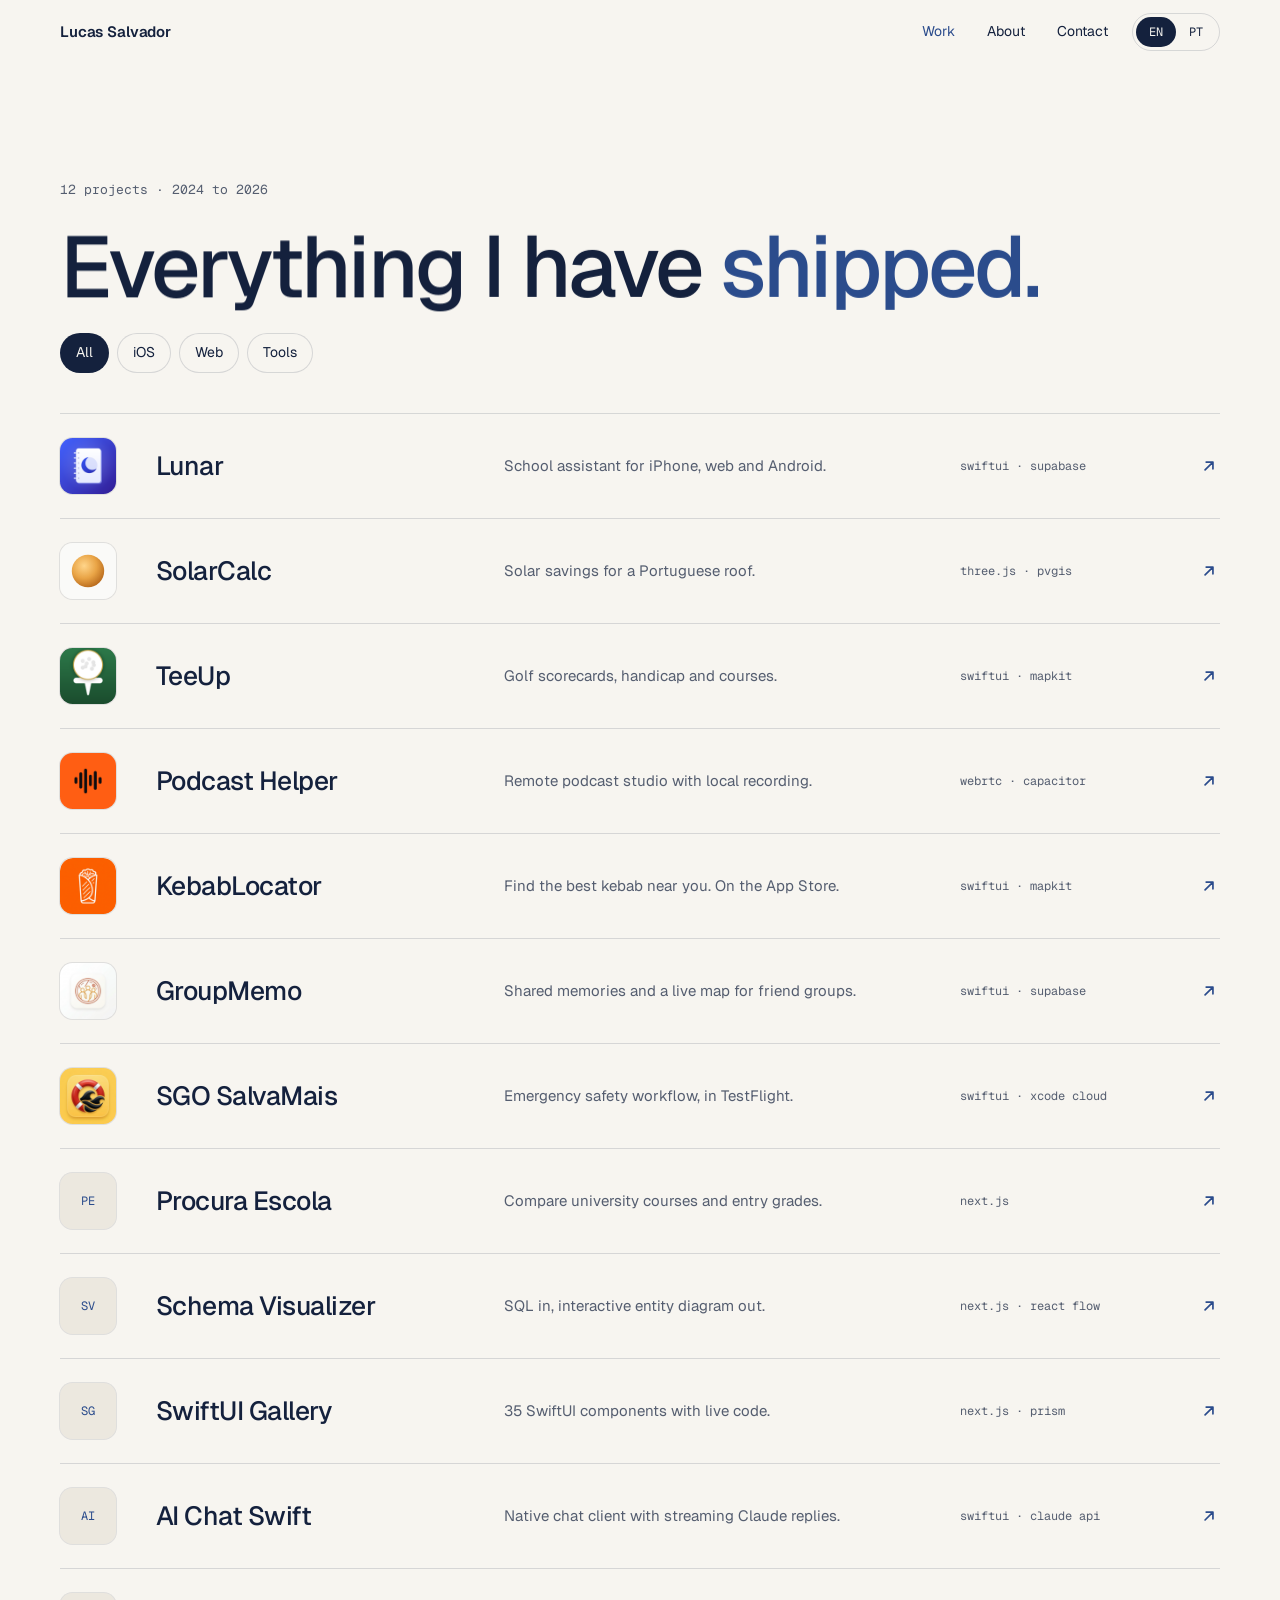
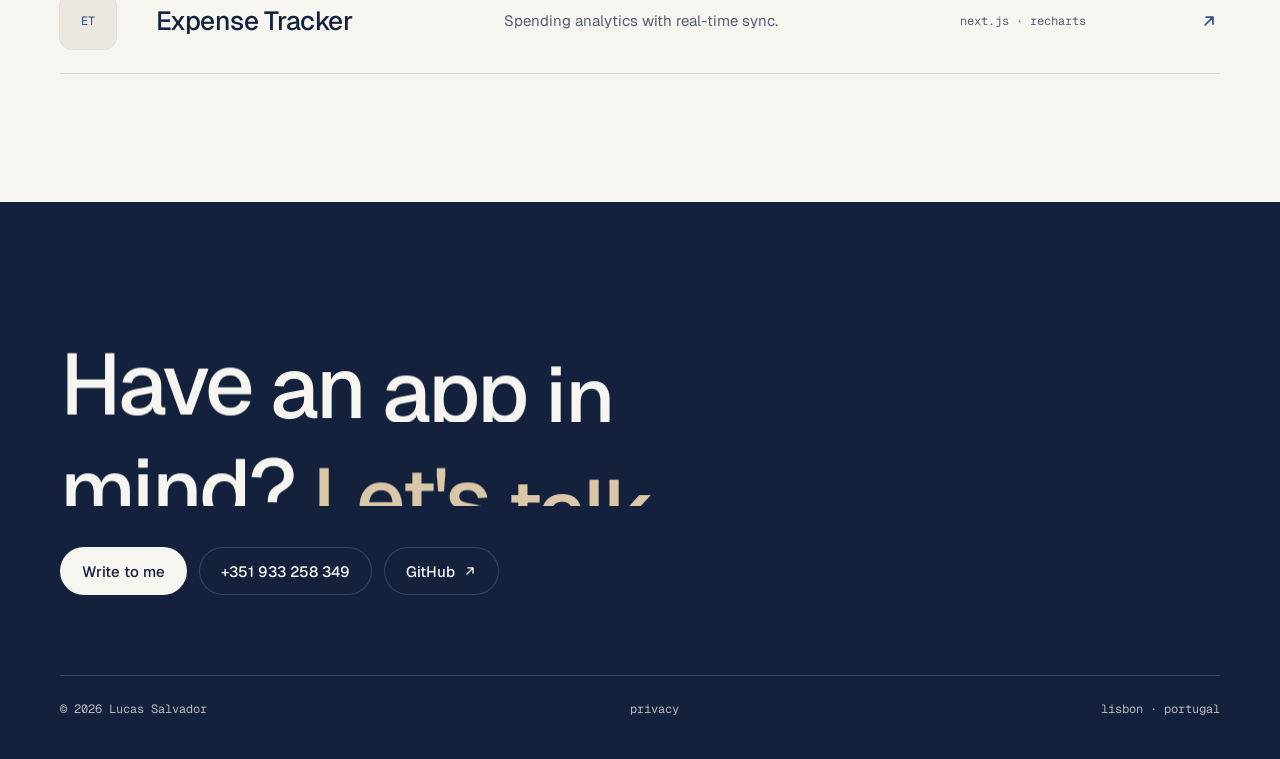
<file: work.html>
<!doctype html>
<html lang="en" data-title-pt="Trabalho · Lucas Salvador" data-page="work">
<head>
<meta charset="utf-8">
<meta name="viewport" content="width=device-width, initial-scale=1, viewport-fit=cover">
<title>Work · Lucas Salvador</title>
<meta name="description" content="Every project by Lucas Salvador: iOS apps, web products and tools.">
<meta name="theme-color" content="#F7F5F0" media="(prefers-color-scheme: light)">
<meta name="theme-color" content="#0D1424" media="(prefers-color-scheme: dark)">
<meta name="color-scheme" content="light dark">
<meta property="og:title" content="Work · Lucas Salvador">
<meta property="og:description" content="Every project by Lucas Salvador: iOS apps, web products and tools.">
<meta property="og:image" content="https://soldergg.github.io/assets/img/lunar.jpg">
<link rel="icon" href="favicon-32.png" type="image/png" sizes="32x32">
<link rel="apple-touch-icon" href="apple-touch-icon.png">
<link rel="preconnect" href="https://fonts.googleapis.com">
<link rel="preconnect" href="https://fonts.gstatic.com" crossorigin>
<link rel="stylesheet" href="https://fonts.googleapis.com/css2?family=Geist:wght@400;500;600&family=Geist+Mono:wght@400;500&display=swap">
<link rel="stylesheet" href="assets/vendor/lenis-1.3.26.css">
<link rel="stylesheet" href="assets/css/site.css">
</head>
<body>
<a class="skip" href="#main" data-i18n="skip">Skip to content</a>

<svg width="0" height="0" style="position:absolute" aria-hidden="true">
  <symbol id="i-sun" viewBox="0 0 24 24"><circle cx="12" cy="12" r="4.2" fill="none" stroke="currentColor" stroke-width="1.7"/><path d="M12 2.6v2.2M12 19.2v2.2M2.6 12h2.2M19.2 12h2.2M5.4 5.4l1.6 1.6M17 17l1.6 1.6M18.6 5.4 17 7M7 17l-1.6 1.6" stroke="currentColor" stroke-width="1.7" stroke-linecap="round"/></symbol>
  <symbol id="i-cal" viewBox="0 0 24 24"><rect x="3.5" y="5" width="17" height="15.5" rx="2.5" fill="none" stroke="currentColor" stroke-width="1.6"/><path d="M3.5 9.5h17M8 3v4M16 3v4" fill="none" stroke="currentColor" stroke-width="1.6" stroke-linecap="round"/></symbol>
  <symbol id="i-book" viewBox="0 0 24 24"><path d="M4 5.5A2.5 2.5 0 0 1 6.5 3H20v15H6.5A2.5 2.5 0 0 0 4 20.5zM4 20.5A2.5 2.5 0 0 0 6.5 23H20v-5" fill="none" stroke="currentColor" stroke-width="1.7"/></symbol>
  <symbol id="i-spark" viewBox="0 0 24 24"><path d="M12 3l1.8 5.2L19 10l-5.2 1.8L12 17l-1.8-5.2L5 10l5.2-1.8z" fill="currentColor"/></symbol>
  <symbol id="i-people" viewBox="0 0 24 24"><circle cx="9" cy="8.5" r="3.2" fill="none" stroke="currentColor" stroke-width="1.6"/><path d="M3 19.5c0-3.4 2.7-5.4 6-5.4s6 2 6 5.4" fill="none" stroke="currentColor" stroke-width="1.6" stroke-linecap="round"/><circle cx="16.5" cy="9" r="2.6" fill="none" stroke="currentColor" stroke-width="1.6"/><path d="M16.5 14c2.6 0 4.5 1.6 4.5 4.3" fill="none" stroke="currentColor" stroke-width="1.6" stroke-linecap="round"/></symbol>
  <symbol id="i-flag" viewBox="0 0 24 24"><path d="M6 21V3.5M6 4h11l-2.5 4L17 12H6" fill="none" stroke="currentColor" stroke-width="1.7" stroke-linejoin="round" stroke-linecap="round"/></symbol>
  <symbol id="i-map" viewBox="0 0 24 24"><path d="M12 21s-6.5-6-6.5-11a6.5 6.5 0 0 1 13 0c0 5-6.5 11-6.5 11z" fill="none" stroke="currentColor" stroke-width="1.7"/><circle cx="12" cy="10" r="2" fill="currentColor"/></symbol>
  <symbol id="i-chart" viewBox="0 0 24 24"><path d="M4 20V10M10 20V4M16 20v-7M22 20H2" stroke="currentColor" stroke-width="1.8" stroke-linecap="round"/></symbol>
  <symbol id="i-arrow" viewBox="0 0 16 16"><path d="M4.5 11.5l7-7M5.5 4.5h6v6" fill="none" stroke="currentColor" stroke-width="1.5" stroke-linecap="round" stroke-linejoin="round"/></symbol>
  <symbol id="i-back" viewBox="0 0 16 16"><path d="M10 3.5 5.5 8l4.5 4.5" fill="none" stroke="currentColor" stroke-width="1.5" stroke-linecap="round" stroke-linejoin="round"/></symbol>
</svg>

<header class="nav" id="nav">
  <nav class="wrap nav-in" aria-label="Main">
    <a class="brand" href="index.html">Lucas Salvador</a>
    <div class="nav-links" id="navLinks">
      <a href="work.html" data-i18n="nav.work" aria-current="page">Work</a>
      <a href="index.html#about" data-i18n="nav.about">About</a>
      <a href="index.html#contact" data-contact data-i18n="nav.contact">Contact</a>
    </div>
    <div class="nav-end">
      <div class="lang" role="group" aria-label="Language">
        <button type="button" data-lang="en" aria-pressed="true">EN</button>
        <button type="button" data-lang="pt" aria-pressed="false">PT</button>
      </div>
      <button class="menu-btn" type="button" id="menuBtn" aria-expanded="false" aria-controls="navLinks" aria-label="Open menu" data-i18n-label="menu.open"><span></span><span></span></button>
    </div>
  </nav>
</header>

<main id="main">
<section class="work-hero wrap">
  <p class="mono kicker" data-i18n="wk.k">12 projects · 2024 to 2026</p>
  <h1 data-i18n="wk.h" data-reveal="words">Everything I have <em>shipped.</em></h1>
  <div class="filters" role="group" aria-label="Filter projects" data-i18n-label="wk.filter">
    <button type="button" data-f="all" aria-pressed="true" data-i18n="wk.all">All</button>
    <button type="button" data-f="ios" aria-pressed="false">iOS</button>
    <button type="button" data-f="web" aria-pressed="false">Web</button>
    <button type="button" data-f="tools" aria-pressed="false" data-i18n="wk.tools">Tools</button>
  </div>
</section>
<section class="wlist wrap" aria-label="Projects" data-i18n-label="wk.list">
  <ul data-reveal="stagger">
      <li data-tags="ios web"><a href="lunar.html" data-peek="assets/img/lunar.jpg"><img class="app-icon" src="assets/img/logos/lunar.png" width="56" height="56" alt="" loading="lazy"><b>Lunar</b><span class="d" data-i18n="w0">School assistant for iPhone, web and Android.</span><span class="mono">swiftui · supabase</span><svg class="ic"><use href="#i-arrow"/></svg></a></li>
      <li data-tags="web"><a href="solarcalc.html" data-peek="assets/img/solarcalc.jpg"><img class="app-icon" src="assets/img/logos/solarcalc.svg" width="56" height="56" alt="" loading="lazy"><b>SolarCalc</b><span class="d" data-i18n="w1">Solar savings for a Portuguese roof.</span><span class="mono">three.js · pvgis</span><svg class="ic"><use href="#i-arrow"/></svg></a></li>
      <li data-tags="ios"><a href="teeup.html"><img class="app-icon" src="assets/img/logos/teeup.png" width="56" height="56" alt="" loading="lazy"><b>TeeUp</b><span class="d" data-i18n="w2">Golf scorecards, handicap and courses.</span><span class="mono">swiftui · mapkit</span><svg class="ic"><use href="#i-arrow"/></svg></a></li>
      <li data-tags="web"><a href="podcast-helper.html" data-peek="assets/img/podcasthelper.jpg"><img class="app-icon" src="assets/img/logos/podcasthelper.png" width="56" height="56" alt="" loading="lazy"><b>Podcast Helper</b><span class="d" data-i18n="w3">Remote podcast studio with local recording.</span><span class="mono">webrtc · capacitor</span><svg class="ic"><use href="#i-arrow"/></svg></a></li>
      <li data-tags="ios"><a href="https://apps.apple.com/us/app/kebablocator/id6761265002" target="_blank" rel="noopener"><img class="app-icon" src="assets/img/logos/kebablocator.png" width="56" height="56" alt="" loading="lazy"><b>KebabLocator</b><span class="d" data-i18n="w4">Find the best kebab near you. On the App Store.</span><span class="mono">swiftui · mapkit</span><svg class="ic"><use href="#i-arrow"/></svg></a></li>
      <li data-tags="ios"><a href="https://github.com/SoldergG/GroupMemo" target="_blank" rel="noopener"><img class="app-icon" src="assets/img/logos/groupmemo.png" width="56" height="56" alt="" loading="lazy"><b>GroupMemo</b><span class="d" data-i18n="w5">Shared memories and a live map for friend groups.</span><span class="mono">swiftui · supabase</span><svg class="ic"><use href="#i-arrow"/></svg></a></li>
      <li data-tags="ios"><a href="https://github.com/SoldergG" target="_blank" rel="noopener"><img class="app-icon" src="assets/img/logos/sgo.png" width="56" height="56" alt="" loading="lazy"><b>SGO SalvaMais</b><span class="d" data-i18n="w6">Emergency safety workflow, in TestFlight.</span><span class="mono">swiftui · xcode cloud</span><svg class="ic"><use href="#i-arrow"/></svg></a></li>
      <li data-tags="web"><a href="https://github.com/SoldergG/procura-escola" target="_blank" rel="noopener"><i class="app-icon tile" aria-hidden="true">PE</i><b>Procura Escola</b><span class="d" data-i18n="w7">Compare university courses and entry grades.</span><span class="mono">next.js</span><svg class="ic"><use href="#i-arrow"/></svg></a></li>
      <li data-tags="web tools"><a href="https://github.com/SoldergG/schema-visualizer" target="_blank" rel="noopener"><i class="app-icon tile" aria-hidden="true">SV</i><b>Schema Visualizer</b><span class="d" data-i18n="w8">SQL in, interactive entity diagram out.</span><span class="mono">next.js · react flow</span><svg class="ic"><use href="#i-arrow"/></svg></a></li>
      <li data-tags="web tools"><a href="https://github.com/SoldergG/swiftui-gallery" target="_blank" rel="noopener"><i class="app-icon tile" aria-hidden="true">SG</i><b>SwiftUI Gallery</b><span class="d" data-i18n="w9">35 SwiftUI components with live code.</span><span class="mono">next.js · prism</span><svg class="ic"><use href="#i-arrow"/></svg></a></li>
      <li data-tags="ios tools"><a href="https://github.com/SoldergG/ai-chat-swift" target="_blank" rel="noopener"><i class="app-icon tile" aria-hidden="true">AI</i><b>AI Chat Swift</b><span class="d" data-i18n="w10">Native chat client with streaming Claude replies.</span><span class="mono">swiftui · claude api</span><svg class="ic"><use href="#i-arrow"/></svg></a></li>
      <li data-tags="web"><a href="https://github.com/SoldergG/expense-tracker" target="_blank" rel="noopener"><i class="app-icon tile" aria-hidden="true">ET</i><b>Expense Tracker</b><span class="d" data-i18n="w11">Spending analytics with real-time sync.</span><span class="mono">next.js · recharts</span><svg class="ic"><use href="#i-arrow"/></svg></a></li>
  </ul>
</section>
<div class="peek" aria-hidden="true"><img src="assets/img/lunar.jpg" alt="" data-src="assets/img/lunar.jpg"><img src="assets/img/solarcalc.jpg" alt="" data-src="assets/img/solarcalc.jpg"><img src="assets/img/podcasthelper.jpg" alt="" data-src="assets/img/podcasthelper.jpg"></div>
</main>

<footer class="contact page-foot" id="contact">
  <div class="wrap contact-in">
    <h2 data-i18n="contact.h" data-reveal="words">Have an app in mind? <em>Let's talk.</em></h2>
    <div class="cta">
      <a class="btn light" href="mailto:Lucs2.8@icloud.com" data-contact data-i18n="contact.write">Write to me</a>
      <a class="btn ghost-light" href="tel:+351933258349">+351 933 258 349</a>
      <a class="btn ghost-light" href="https://github.com/SoldergG" target="_blank" rel="noopener">GitHub <svg class="ic"><use href="#i-arrow"/></svg></a>
    </div>
    <div class="foot mono">
      <span>© 2026 Lucas Salvador</span>
      <a href="privacy.html" data-i18n="foot.privacy">privacy</a>
      <span data-i18n="foot.place">lisbon · portugal</span>
    </div>
  </div>
</footer>

<script src="assets/js/pt/work.js" defer></script>
<script src="assets/vendor/gsap-3.15.0.min.js" defer></script>
<script src="assets/vendor/ScrollTrigger-3.15.0.min.js" defer></script>
<script src="assets/vendor/lenis-1.3.26.min.js" defer></script>
<script src="assets/js/core.js" defer></script>
<script src="assets/js/work.js" defer></script>
</body>
</html>
</file>
<file: assets/vendor/lenis-1.3.26.css>
html.lenis,
html.lenis body {
  height: auto;
}

.lenis:not(.lenis-autoToggle).lenis-stopped {
  overflow: clip;
}

.lenis [data-lenis-prevent],
.lenis [data-lenis-prevent-wheel],
.lenis [data-lenis-prevent-touch],
.lenis [data-lenis-prevent-vertical],
.lenis [data-lenis-prevent-horizontal] {
  overscroll-behavior: contain;
}

.lenis.lenis-smooth iframe {
  pointer-events: none;
}

.lenis.lenis-autoToggle {
  transition-property: overflow;
  transition-duration: 1ms;
  transition-behavior: allow-discrete;
}
</file>
<file: assets/css/site.css>
/* ──────────────────────────────────────────────────────────────
   Lucas Salvador · Porcelana
   Porcelain white, cobalt ink, one sand accent. Hairlines, not shadows.
   Sans for everything you read, mono for the engineer's notes.
   ────────────────────────────────────────────────────────────── */
:root{
  --bg:#F7F5F0; --surface:#ECE8DF; --ink:#14213D; --ink-2:#555E70; --cobalt:#2B4C8C; --sand:#D9C7A7;
  --line:rgba(20,33,61,.14); --line-soft:rgba(20,33,61,.08);
  --ok:#2F7D50;
  --sans:"Geist",-apple-system,BlinkMacSystemFont,"Helvetica Neue",Arial,sans-serif;
  --mono:"Geist Mono",ui-monospace,SFMono-Regular,Menlo,monospace;
  --ease-out:cubic-bezier(.16,1,.3,1);
  --nav:64px;
  --gut:max(20px,env(safe-area-inset-left,0px));
  --z-sticky:10; --z-nav:20; --z-skip:30;
  --nav-bg:rgba(247,245,240,.94); --deep:#14213D; --on-deep:#F7F5F0; --on-deep-2:rgba(247,245,240,.72); --deep-line:rgba(247,245,240,.16);
  --btn-bg:#2B4C8C; --btn-ink:#F7F5F0; --icon-ring:rgba(20,33,61,.1); --scrim:rgba(13,20,36,.42);
  color-scheme:light;
}
/* dark: the porcelain at night, navy ground and the same cobalt lifted for contrast */
@media (prefers-color-scheme:dark){
  :root{
    --bg:#0D1424; --surface:#141D31; --ink:#E9ECF2; --ink-2:#A6B0C3; --cobalt:#9DB5EE; --sand:#D9C7A7;
    --line:rgba(233,236,242,.14); --line-soft:rgba(233,236,242,.08); --ok:#5FBF86;
    --nav-bg:rgba(13,20,36,.94); --deep:#1A2540; --on-deep:#F2F0EA; --on-deep-2:rgba(242,240,234,.7); --deep-line:rgba(242,240,234,.14);
    --btn-bg:#E9ECF2; --btn-ink:#0D1424; --icon-ring:rgba(233,236,242,.12); --scrim:rgba(0,0,0,.55);
    color-scheme:dark;
  }
}
*,*::before,*::after{box-sizing:border-box}
html{-webkit-text-size-adjust:100%;text-size-adjust:100%}
body{margin:0;background:var(--bg);color:var(--ink);font-family:var(--sans);font-size:17px;line-height:1.55;-webkit-font-smoothing:antialiased;text-rendering:optimizeLegibility}
img{display:block;max-width:100%;height:auto}
a{color:inherit;text-decoration:none}
h1,h2,h3{margin:0;font-weight:500;text-wrap:balance}
p{margin:0;text-wrap:pretty}
ul,ol{margin:0;padding:0;list-style:none}
:focus-visible{outline:2px solid var(--cobalt);outline-offset:3px;border-radius:4px}
::selection{background:var(--sand);color:var(--ink)}
.mono{font-family:var(--mono);font-size:13px;letter-spacing:0;font-weight:400}
.wrap{width:100%;max-width:1240px;margin:0 auto;padding-left:max(24px,env(safe-area-inset-left,0px));padding-right:max(24px,env(safe-area-inset-right,0px))}
@media (min-width:900px){.wrap{padding-left:max(40px,env(safe-area-inset-left,0px));padding-right:max(40px,env(safe-area-inset-right,0px))}}
.skip{position:fixed;left:16px;top:-60px;z-index:var(--z-skip);padding:10px 14px;background:var(--ink);color:var(--bg);border-radius:8px;font-size:14px}
.skip:focus{top:calc(12px + env(safe-area-inset-top,0px))}
.ic{width:14px;height:14px;flex:none;transition:transform .35s var(--ease-out)}

/* ── nav ── */
.nav{position:sticky;top:0;z-index:var(--z-nav);padding-top:env(safe-area-inset-top,0px);background:var(--nav-bg);border-bottom:1px solid transparent;transition:border-color .3s ease}
.nav.scrolled{border-bottom-color:var(--line-soft)}
.nav-in{height:var(--nav);display:flex;align-items:center;justify-content:space-between;gap:24px}
.brand{font-weight:600;font-size:15px;letter-spacing:-.01em}
.nav-links{display:flex;gap:32px;font-size:14px;margin-left:auto}
.nav-links a{position:relative;padding:8px 0}
.nav-links a::after{content:"";position:absolute;left:0;right:0;bottom:2px;height:1px;background:currentColor;transform:scaleX(0);transform-origin:right;transition:transform .45s var(--ease-out)}
.nav-links a:hover::after{transform:scaleX(1);transform-origin:left}
.nav-end{display:flex;align-items:center;gap:8px}
.lang{display:flex;padding:3px;border:1px solid var(--line);border-radius:999px;font-family:var(--mono);font-size:12px}
.lang button{min-width:40px;min-height:30px;border:0;border-radius:999px;background:transparent;color:var(--ink);font:inherit;cursor:pointer;transition:background-color .25s ease,color .25s ease}
.lang button[aria-pressed="true"]{background:var(--ink);color:var(--bg)}
.menu-btn{display:none;width:44px;height:44px;border:0;background:transparent;color:var(--ink);cursor:pointer;flex-direction:column;align-items:center;justify-content:center;gap:6px}
.menu-btn span{display:block;width:18px;height:1.5px;background:currentColor;transition:transform .35s var(--ease-out)}
.menu-btn[aria-expanded="true"] span:first-child{transform:translateY(3.75px) rotate(45deg)}
.menu-btn[aria-expanded="true"] span:last-child{transform:translateY(-3.75px) rotate(-45deg)}
@media (max-width:699px){
  .menu-btn{display:flex}
  .nav-links{position:absolute;left:0;right:0;top:100%;flex-direction:column;gap:0;margin:0;padding:8px var(--gut) 20px;background:var(--bg);border-bottom:1px solid var(--line-soft);font-size:22px;letter-spacing:-.02em;opacity:0;visibility:hidden;transform:translateY(-8px);transition:opacity .3s ease,transform .4s var(--ease-out),visibility 0s linear .4s}
  .nav-links.open{opacity:1;visibility:visible;transform:none;transition:opacity .3s ease,transform .4s var(--ease-out)}
  .nav-links a{padding:12px 0;border-top:1px solid var(--line-soft)}
  .nav-links a:first-child{border-top:0}
  .nav-links a::after{display:none}
}

/* ── buttons & links ── */
.cta{display:flex;flex-wrap:wrap;gap:12px}
.btn{display:inline-flex;align-items:center;justify-content:center;gap:8px;min-height:48px;padding:0 22px;border:0;border-radius:999px;background:var(--btn-bg);color:var(--btn-ink);font-family:inherit;cursor:pointer;font-size:15px;font-weight:500;transition:background-color .25s ease,transform .2s var(--ease-out),border-color .25s ease}
.btn:hover{background:var(--ink);color:var(--bg)}
.btn:active{transform:scale(.97)}
.btn.ghost{background:transparent;color:var(--ink);box-shadow:inset 0 0 0 1px var(--line)}
.btn.ghost:hover{background:transparent;color:var(--ink);box-shadow:inset 0 0 0 1px var(--ink)}
.btn.light{background:var(--on-deep);color:var(--deep)}
.btn.light:hover{background:var(--sand);color:#14213D}
.btn.ghost-light{background:transparent;color:var(--on-deep);box-shadow:inset 0 0 0 1px var(--deep-line)}
.btn.ghost-light:hover{background:transparent;color:var(--on-deep);box-shadow:inset 0 0 0 1px var(--on-deep)}
.btn:hover .ic,.link:hover .ic,.rows a:hover .ic{transform:translate(2px,-2px)}
.link{display:inline-flex;align-items:center;gap:6px;color:var(--cobalt);font-size:15px;font-weight:500}
.link:hover{color:var(--ink)}
.kicker{color:var(--ink-2)}

/* ── hero ── */
.hero{display:grid;grid-template-columns:minmax(0,1.5fr) minmax(0,1fr);gap:64px;align-items:end;padding-top:clamp(72px,12vw,150px);padding-bottom:clamp(72px,10vw,128px)}
.hero-copy{display:flex;flex-direction:column;gap:28px}
.hero h1{font-size:clamp(2.9rem,1.6rem + 5vw,5.6rem);line-height:.98;letter-spacing:-.035em;max-width:12ch}
.hero h1 em,.contact h2 em{font-style:normal;color:var(--cobalt)}
.lede{font-size:clamp(1.0625rem,1rem + .35vw,1.25rem);line-height:1.5;color:var(--ink-2);max-width:42ch}
.facts{margin:0;border-top:1px solid var(--line);font-size:14px}
.facts div{display:flex;justify-content:space-between;align-items:baseline;gap:16px;padding:16px 0;border-bottom:1px solid var(--line)}
.facts dt{color:var(--ink-2)}
.facts dd{margin:0;font-weight:500;display:flex;align-items:center;gap:8px;text-align:right}
.facts dd.mono{font-weight:400}
.dot{position:relative;width:8px;height:8px;border-radius:50%;background:var(--ok)}
.dot::after{content:"";position:absolute;inset:0;border-radius:50%;background:var(--ok);animation:pulse 2.6s ease-out infinite;will-change:transform,opacity}
@keyframes pulse{0%{transform:scale(1);opacity:.5}70%,100%{transform:scale(2.6);opacity:0}}
.hero-copy > *,.facts{animation:rise .9s var(--ease-out) both}
.hero-copy > :nth-child(2){animation-delay:.06s}.hero-copy > :nth-child(3){animation-delay:.12s}.hero-copy > :nth-child(4){animation-delay:.18s}.facts{animation-delay:.26s}
@keyframes rise{from{opacity:0;transform:translateY(18px)}to{opacity:1;transform:none}}
@media (max-width:899px){.hero{grid-template-columns:minmax(0,1fr);gap:48px}}

/* ── Lunar story (ported from lunar-escola.vercel.app) ── */
.lunar{background:var(--surface);
  /* the app's own colours, so the screens look exactly like Lunar */
  --ph-bg:#F5F6F8; --ph-surface:#FFFFFF; --ph-surface-2:#ECEEF1; --ph-ink-1:#15161A; --ph-ink-2:#4C5059; --ph-ink-3:#666B74;
  --ph-line:rgba(21,22,26,.10); --ph-line-2:rgba(21,22,26,.2); --ph-accent:#2540D8; --ph-accent-ink:#1B33B4; --ph-accent-tint:rgba(37,64,216,.08);
  --ph-pos:#1A7A47; --ph-mid:#8A5300; --ph-mid-tint:rgba(138,83,0,.10); --ph-neg:#AE2A1F; --ph-neg-tint:rgba(174,42,31,.09); --ph-mat:rgba(251,251,252,.82);
  --frame:#26304A; --frame-2:#1C243A}
.story{display:grid;grid-template-columns:minmax(0,1fr) minmax(0,1fr);gap:64px;padding-top:clamp(80px,10vw,128px);padding-bottom:clamp(80px,10vw,128px)}
.story-copy{display:flex;flex-direction:column}
.st-intro{display:flex;flex-direction:column;gap:20px;min-height:calc(100svh - var(--nav) - 160px);justify-content:center}
.st-intro h2{font-size:clamp(2.25rem,1.4rem + 3vw,3.6rem);line-height:1.02;letter-spacing:-.03em}
.st-intro .lede{max-width:44ch}
.chapters{display:flex;flex-direction:column}
.ch{min-height:72svh;display:flex;flex-direction:column;justify-content:center;gap:12px;max-width:40ch;opacity:.32;transition:opacity .5s var(--ease-out)}
.ch.is-on{opacity:1}
.ch:last-child{min-height:60svh}
.ch-n{color:var(--cobalt)}
.ch h3{font-size:clamp(1.5rem,1.2rem + 1vw,2rem);line-height:1.12;letter-spacing:-.02em}
.ch p:last-child{color:var(--ink-2)}
.no-js .ch{opacity:1}

.stage{position:sticky;top:var(--nav);height:calc(100svh - var(--nav));align-self:start;display:flex;flex-direction:column;align-items:center;justify-content:center;gap:28px}
.st-dots{display:flex;gap:6px}
.st-dots i{width:24px;height:4px;border-radius:4px;background:var(--line);transform:scaleX(.34);transition:transform .45s var(--ease-out),background-color .3s ease}
.st-dots i.on{transform:none;background:var(--cobalt)}

.dev-wrap{--s:1;position:relative;width:calc(300px * var(--s));height:calc(640px * var(--s));perspective:1800px;perspective-origin:50% 45%}
.dev-scale{position:absolute;left:0;top:0;width:300px;height:640px;transform:scale(var(--s));transform-origin:0 0;transform-style:preserve-3d}
.dev{position:absolute;inset:0;transform-style:preserve-3d;backface-visibility:hidden;transform:rotateX(8deg) rotateY(-16deg) rotateZ(2deg);will-change:transform}
.dev-layer{position:absolute;inset:0;border-radius:50px;background:var(--frame);transform:translateZ(calc((var(--k) - 4.5) * 1.25px))}
.dev-layer:nth-child(4),.dev-layer:nth-child(5){background:var(--frame-2)}
.dev-face{position:absolute;inset:0;padding:3px;border-radius:50px;background:var(--frame);transform:translateZ(5.6px);-webkit-backface-visibility:hidden;backface-visibility:hidden}
.dev-screen{position:relative;height:100%;border-radius:47px;background:#07080A;overflow:hidden}
.dev-shadow{position:absolute;left:14%;right:14%;bottom:calc(-30px * var(--s));height:calc(40px * var(--s));border-radius:50%;background:rgba(20,33,61,.22);filter:blur(18px);z-index:-1}

.ph-island{position:absolute;top:20px;left:50%;width:86px;height:25px;margin-left:-43px;border-radius:13px;background:#000;z-index:3}
.scr{position:absolute;inset:9px;border-radius:38px;overflow:hidden;display:flex;flex-direction:column;background:var(--ph-bg);color:var(--ph-ink-1);font-family:-apple-system,BlinkMacSystemFont,"SF Pro Text",var(--sans);font-size:12px;line-height:1.35;letter-spacing:-.003em;opacity:0;transition:opacity .45s cubic-bezier(.23,1,.32,1)}
.scr.on{opacity:1}
.scr::after{content:"";position:absolute;bottom:7px;left:50%;width:100px;height:4px;margin-left:-50px;border-radius:2px;background:var(--ph-ink-1);opacity:.85}
.ph-status{flex:none;height:46px;display:flex;align-items:center;justify-content:space-between;padding:4px 24px 0 30px;font-size:12.5px}
.ph-status b{font-weight:600;font-variant-numeric:tabular-nums}
.ph-sys{display:flex;align-items:flex-end;gap:1.5px}
.ph-sys i{width:3px;border-radius:1px;background:currentColor}
.ph-sys i:nth-child(1){height:4px}.ph-sys i:nth-child(2){height:6px}.ph-sys i:nth-child(3){height:8px}.ph-sys i:nth-child(4){height:10px}
.ph-sys u{position:relative;width:22px;height:11px;margin-left:6px;border:1.2px solid currentColor;border-radius:3.5px;opacity:.9;text-decoration:none}
.ph-sys u::after{content:"";position:absolute;inset:1.5px 6px 1.5px 1.5px;border-radius:1.5px;background:currentColor}
.ph-body{flex:1;min-height:0;display:flex;flex-direction:column;gap:8px;padding:2px 14px 0;overflow:hidden}
.ph-top{display:flex;align-items:center;justify-content:space-between;margin-top:2px}
.ph-modes{display:inline-flex;padding:2px;border-radius:999px;background:var(--ph-surface-2);font-size:10.5px}
.ph-modes b,.ph-modes span{padding:3px 10px;border-radius:999px}
.ph-modes b{font-weight:600;background:var(--ph-surface);box-shadow:0 0 0 .5px var(--ph-line)}
.ph-modes span{color:var(--ph-ink-3)}
.ph-av{width:24px;height:24px;border-radius:50%;display:grid;place-items:center;background:var(--ph-accent-tint);color:var(--ph-accent-ink);font-size:11px;font-weight:600}
.ph-date{font-size:11px;color:var(--ph-ink-3);margin-top:2px}
.ph-title{font-family:ui-serif,"New York",Georgia,serif;font-size:27px;line-height:1.1;letter-spacing:-.01em;margin:-4px 0 4px}
.ph-card,.ph-now,.ph-group,.ph-tt,.ph-q{background:var(--ph-surface);border-radius:14px;box-shadow:0 0 0 .5px var(--ph-line)}
.ph-card{position:relative;padding:11px 12px}
.ph-now{position:relative;padding:11px 12px 10px 18px}
.ph-now::before{content:"";position:absolute;left:9px;top:12px;bottom:12px;width:3px;border-radius:2px;background:var(--ph-accent)}
.ph-k{font-size:10px;font-weight:600;color:var(--ph-accent-ink);font-variant-numeric:tabular-nums}
.ph-big{font-family:ui-serif,"New York",Georgia,serif;font-size:21px;line-height:1.15;margin:2px 0}
.ph-s{font-size:11px;color:var(--ph-ink-3)}
.ph-meter{height:4px;margin:8px 0 7px;border-radius:2px;background:var(--ph-surface-2);overflow:hidden}
.ph-meter i{display:block;height:100%;border-radius:inherit;background:var(--ph-accent)}
.ph-next{padding-top:7px;border-top:.5px solid var(--ph-line);font-size:11px;color:var(--ph-ink-2)}
.ph-next b{font-weight:600;color:var(--ph-ink-1)}
.ph-group{padding:0 12px}
.ph-row{display:flex;align-items:center;gap:8px;padding:8px 0;border-top:.5px solid var(--ph-line)}
.ph-row:first-child{border-top:0}
.ph-row > div{flex:1;min-width:0}
.ph-row b{display:block;font-size:11.5px;font-weight:500;line-height:1.3}
.ph-row > div > span{display:block;margin-top:1px;font-size:10.5px;color:var(--ph-ink-3)}
.ph-pill{flex:none;padding:3px 7px;border-radius:999px;background:var(--ph-surface-2);color:var(--ph-ink-2);font-size:9.5px;font-weight:600}
.ph-pill.red{background:var(--ph-neg-tint);color:var(--ph-neg)}
.ph-pill.amber{background:var(--ph-mid-tint);color:var(--ph-mid)}
.ph-pill.blue{background:var(--ph-accent-tint);color:var(--ph-accent-ink)}
.ph-corner{position:absolute;top:10px;right:10px}
.ph-check{flex:none;font-size:12px;font-weight:700;color:var(--ph-pos)}
.ph-h{margin:4px 2px -2px;font-size:11px;font-weight:600;color:var(--ph-ink-2)}
.ph-note{font-size:10.5px;line-height:1.4;color:var(--ph-ink-3);padding:0 2px}
.ph-btn{padding:9px;border-radius:12px;background:var(--ph-accent);color:#FBFBFD;font-size:12px;font-weight:600;text-align:center}
.ph-tt{display:grid;grid-template-columns:30px repeat(5,minmax(0,1fr));gap:3px;padding:8px;font-size:9px}
.ph-tt > b{padding-bottom:2px;text-align:center;font-size:8.5px;font-weight:500;color:var(--ph-ink-3)}
.ph-tt time{padding-top:4px;font-size:8.5px;color:var(--ph-ink-3);font-variant-numeric:tabular-nums}
.ph-tt i{min-height:34px;padding:4px;border-radius:6px;background:var(--ph-surface-2);font-style:normal;font-weight:500;line-height:1.15;overflow:hidden}
.ph-tt i small{display:block;margin-top:1px;font-size:8px;font-weight:400;color:var(--ph-ink-3)}
.ph-tt i.q{background:var(--ph-accent-tint);outline:1px dashed var(--ph-accent);outline-offset:-1px}
.ph-q{padding:10px 12px;font-size:11.5px}
.ph-q span{display:block;margin-bottom:3px;font-size:9.5px;color:var(--ph-ink-3)}
.ph-steps{display:flex;flex-direction:column;gap:5px;margin:0;padding:0 4px 0 18px;font-size:11.5px;line-height:1.45;list-style:decimal}
.ph-steps b{font-weight:600}
.ph-result{font-size:11.5px}
.ph-result b{font-weight:600}
.ph-result span{display:block;margin-top:5px;font-size:10.5px;color:var(--ph-ink-3)}
.ph-input{margin-top:auto;margin-bottom:10px;padding:9px 14px;border-radius:999px;background:var(--ph-surface);box-shadow:0 0 0 .5px var(--ph-line-2);font-size:11.5px;color:var(--ph-ink-3)}
.ph-tabs{flex:none;display:flex;justify-content:space-around;padding:7px 6px 24px;border-top:.5px solid var(--ph-line);background:var(--ph-mat)}
.ph-tabs span{display:flex;flex-direction:column;align-items:center;gap:2px;min-width:44px;font-size:8.5px;color:var(--ph-ink-3)}
.ph-tabs svg{width:18px;height:18px}
.ph-tabs .on{color:var(--ph-accent-ink)}

/* phones and tablets: the phone sits on top, the chapters scroll under it (as on the Lunar site) */
@media (max-width:1023px){
  .story{grid-template-columns:minmax(0,1fr);gap:0}
  .story-copy{display:contents}
  .st-intro{order:1;min-height:auto;padding-bottom:40px}
  .stage{order:2;z-index:var(--z-sticky);height:auto;gap:12px;padding:12px 0 16px;background:var(--surface)}
  .chapters{order:3}
  .ch{min-height:58svh;justify-content:flex-start;padding-top:24px}
  .ch:last-child{min-height:40svh}
}

/* ── featured ── */
.featured{display:flex;flex-direction:column;gap:clamp(96px,12vw,160px);padding-top:clamp(96px,12vw,160px);padding-bottom:clamp(48px,6vw,80px)}
.feat{display:grid;grid-template-columns:minmax(0,1.35fr) minmax(0,1fr);gap:clamp(32px,5vw,64px);align-items:center}
.feat.flip{grid-template-columns:minmax(0,1fr) minmax(0,1.35fr)}
.feat.flip .feat-media{order:2}
.feat-media{position:relative;display:block;aspect-ratio:16/10;max-width:100%;border-radius:14px;overflow:hidden;background:var(--surface)}
.feat-media img{width:100%;height:100%;object-fit:cover;object-position:top center}
.feat-copy{display:flex;flex-direction:column;gap:16px}
.feat-copy h2{font-size:clamp(1.9rem,1.3rem + 2vw,2.75rem);line-height:1.06;letter-spacing:-.03em}
.feat-copy p:not(.kicker){color:var(--ink-2);max-width:42ch}
@media (max-width:899px){
  .feat,.feat.flip{grid-template-columns:minmax(0,1fr);gap:28px}
  .feat.flip .feat-media{order:0}
}

/* TeeUp, drawn in HTML: two iPhones over a fairway-green ground */
.teeup{background:#DCE3D3;display:flex;align-items:center;justify-content:center;gap:4%}
.tu-phone{height:90%;width:auto;aspect-ratio:300/630;border-radius:13% / 6.2%;background:var(--ink);padding:1.6%;box-shadow:0 2px 6px rgba(20,33,61,.12)}
.tu-a{transform:translateY(5%) rotate(-3deg)}
.tu-b{transform:translateY(-5%) rotate(3deg)}
.tu-scr{height:100%;border-radius:11.5% / 5.5%;background:#FBFBF8;color:#13201A;padding:14% 7% 0;display:flex;flex-direction:column;gap:4%;overflow:hidden;container-type:inline-size;font-family:-apple-system,BlinkMacSystemFont,var(--sans)}
.tu-bar{display:none}
.tu-small{font-size:5.4cqw;color:#5E6A62}
.tu-title{font-size:10cqw;font-weight:650;letter-spacing:-.02em;line-height:1}
.tu-hole{background:#1F5A3A;color:#F4F7F2;border-radius:6cqw;padding:6cqw;display:flex;flex-direction:column;gap:1cqw}
.tu-k{font-size:5cqw;opacity:.85}
.tu-score{font-size:22cqw;font-weight:600;line-height:1;letter-spacing:-.03em}
.tu-sub{font-size:5cqw;opacity:.85}
.tu-card{border:1px solid rgba(19,32,26,.12);border-radius:5cqw;padding:3cqw 4cqw;font-size:4.6cqw;font-variant-numeric:tabular-nums}
.tu-row{display:grid;grid-template-columns:1.5fr repeat(7,1fr);text-align:center;padding:1.6cqw 0}
.tu-row span:first-child{text-align:left;color:#5E6A62}
.tu-row.h{color:#5E6A62;border-bottom:1px solid rgba(19,32,26,.1)}
.tu-row.s{font-weight:600}
.tu-row .b{color:#A13A2A}.tu-row .g{color:#1F7A47}
.tu-tot{display:flex;justify-content:space-between;font-size:5.6cqw}
.tu-tot b{font-weight:600}
.tu-hcp{display:flex;flex-direction:column}
.tu-hcp b{font-size:24cqw;font-weight:600;letter-spacing:-.04em;line-height:1;color:#1F5A3A}
.tu-hcp span{font-size:5cqw;color:#1F7A47}
.tu-bars{display:flex;align-items:flex-end;gap:2.5cqw;height:24cqw}
.tu-bars i{flex:1;height:var(--v);border-radius:1.5cqw;background:#BFD2C2}
.tu-bars i:last-child{background:#1F5A3A}
.tu-list{display:flex;flex-direction:column;font-size:5.2cqw}
.tu-list div{display:flex;justify-content:space-between;padding:2.6cqw 0;border-top:1px solid rgba(19,32,26,.1)}
.tu-list b{font-weight:600}
.tu-tabs{margin-top:auto;display:flex;justify-content:space-around;padding:3cqw 0 9cqw;border-top:1px solid rgba(19,32,26,.08);font-size:4cqw;color:#7B867E}
.tu-tabs span{display:flex;flex-direction:column;align-items:center;gap:1cqw}
.tu-tabs svg{width:8cqw;height:8cqw}
.tu-tabs .on{color:#1F5A3A}

/* ── more work ── */
.more{padding-top:clamp(64px,8vw,120px);padding-bottom:clamp(96px,10vw,140px)}
.more-head{display:flex;justify-content:space-between;align-items:baseline;gap:24px;flex-wrap:wrap;margin-bottom:28px}
.more-head h2{font-size:clamp(1.75rem,1.4rem + 1vw,2.25rem);letter-spacing:-.025em}
.rows{border-top:1px solid var(--line)}
.rows li{border-bottom:1px solid var(--line)}
.rows a{display:grid;grid-template-columns:minmax(0,1fr) minmax(0,2fr) minmax(0,1fr) 16px;gap:24px;align-items:baseline;padding:22px 0}
.rows a > *{transition:transform .45s var(--ease-out),color .25s ease}
.rows b{font-size:18px;font-weight:500;letter-spacing:-.01em}
.rows span{color:var(--ink-2);font-size:15px}
.rows .mono{font-size:12px}
.rows .ic{color:var(--cobalt);align-self:center}
@media (hover:hover){.rows a:hover > :not(.ic){transform:translateX(10px)}.rows a:hover b{color:var(--cobalt)}}
@media (max-width:699px){
  .rows a{grid-template-columns:minmax(0,1fr) 16px;gap:4px 16px;padding:18px 0}
  .rows span:not(.mono){grid-column:1;grid-row:2}
  .rows .mono{grid-column:1;grid-row:3}
  .rows .ic{grid-column:2;grid-row:1}
}

/* ── about ── */
.about{background:var(--surface)}
.about-in{display:grid;grid-template-columns:minmax(0,1fr) minmax(0,1.4fr);gap:clamp(40px,6vw,80px);align-items:center;padding-top:clamp(80px,10vw,128px);padding-bottom:clamp(80px,10vw,128px)}
.portrait{margin:0;border-radius:14px;overflow:hidden;aspect-ratio:3/4;max-width:100%;background:var(--sand)}
.portrait img{width:100%;height:100%;object-fit:cover}
.about-copy{display:flex;flex-direction:column;gap:22px}
.about-copy h2{font-size:clamp(1.9rem,1.3rem + 2vw,2.75rem);line-height:1.06;letter-spacing:-.03em;max-width:18ch}
.about-copy > p{color:var(--ink-2);font-size:clamp(1.0625rem,1rem + .2vw,1.15rem);line-height:1.6;max-width:52ch}
.specs{margin:12px 0 0;display:grid;grid-template-columns:repeat(2,minmax(0,1fr));gap:20px 40px;font-size:15px}
.specs dt{color:var(--ink-2);font-size:12px}
.specs dd{margin:4px 0 0}
@media (max-width:799px){.about-in{grid-template-columns:minmax(0,1fr)}.portrait{max-width:420px}}
@media (max-width:420px){.specs{grid-template-columns:minmax(0,1fr)}}

/* ── contact ── */
.contact{background:var(--deep);color:var(--on-deep)}
.contact-in{display:flex;flex-direction:column;gap:48px;padding-top:clamp(96px,12vw,150px);padding-bottom:calc(40px + env(safe-area-inset-bottom,0px))}
.contact h2{font-size:clamp(2.6rem,1.4rem + 5vw,5.4rem);line-height:.98;letter-spacing:-.035em;max-width:14ch}
.contact h2 em{color:var(--sand)}
.foot{display:flex;justify-content:space-between;gap:16px;flex-wrap:wrap;margin-top:32px;padding-top:24px;border-top:1px solid var(--deep-line);font-size:12px;color:var(--on-deep-2)}
.foot a:hover{color:var(--on-deep)}

/* scroll reveals: content is visible by default; JS only adds motion on top */
.js-motion .rv{will-change:transform,opacity}

@media (prefers-reduced-motion:reduce){
  *,*::before,*::after{animation:none!important;transition-duration:.01ms!important}
  .scr{transition:opacity .2s linear!important}
  .ch{transition:opacity .2s linear!important}
}

/* ──────────────────────────────────────────────────────────────
   Shared additions: app icons, word reveals, contact panel, page transitions
   ────────────────────────────────────────────────────────────── */
@media (prefers-color-scheme:dark){
  .lunar{--frame:#56607A;--frame-2:#454E66}
  .dev-shadow{background:rgba(0,0,0,.5)}
  .teeup{background:#1E2A24}
}
.app-id{display:flex;align-items:center;gap:14px}
.app-icon{width:56px;height:56px;flex:none;border-radius:22.5%;object-fit:cover;box-shadow:0 0 0 1px var(--icon-ring);background:var(--surface)}
.app-icon.sm{width:36px;height:36px}
.app-icon.lg{width:96px;height:96px}
.app-icon.tile{display:grid;place-items:center;font-style:normal;font-family:var(--mono);font-size:12px;color:var(--cobalt);background:var(--surface)}
.links{display:flex;flex-wrap:wrap;align-items:center;gap:12px 24px}
.feat-copy .links{margin-top:4px}
.rows .row-id{display:flex;align-items:center;gap:14px;min-width:0}
.w{display:inline-block;overflow:hidden;vertical-align:top;padding-bottom:.08em;margin-bottom:-.08em}
.wi{display:inline-block;will-change:transform}
.sel{user-select:all;-webkit-user-select:all}

/* page transitions between pages of this site (native, never blocks the click) */
@view-transition{navigation:auto}
::view-transition-old(root){animation:vt-out .32s cubic-bezier(.4,0,1,1) both}
::view-transition-new(root){animation:vt-in .62s var(--ease-out) both}
@keyframes vt-out{to{opacity:0;transform:translateY(-12px)}}
@keyframes vt-in{from{opacity:0;transform:translateY(18px)}}

/* contact panel: a sheet from the right on desktop, from the bottom on phones */
.cpanel{position:fixed;inset:0 0 0 auto;margin:0;width:min(520px,100vw);max-width:100vw;height:100dvh;max-height:100dvh;padding:0;border:0;background:var(--bg);color:var(--ink);box-shadow:-1px 0 0 var(--line);overflow:hidden;transform:translateX(0);transition:transform .5s var(--ease-out),overlay .5s allow-discrete,display .5s allow-discrete}
.cpanel::backdrop{background:var(--scrim);-webkit-backdrop-filter:blur(4px);backdrop-filter:blur(4px);transition:opacity .4s ease,overlay .4s allow-discrete,display .4s allow-discrete;opacity:1}
@starting-style{.cpanel[open]{transform:translateX(100%)}.cpanel[open]::backdrop{opacity:0}}
.cpanel.closing{transform:translateX(100%)}
.cpanel.closing::backdrop{opacity:0}
.cp-in{height:100%;overflow-y:auto;overscroll-behavior:contain;display:flex;flex-direction:column;gap:20px;padding:calc(28px + env(safe-area-inset-top,0px)) max(28px,env(safe-area-inset-right,0px)) calc(28px + env(safe-area-inset-bottom,0px)) 28px}
.cp-head{display:flex;justify-content:space-between;align-items:flex-start;gap:16px}
.cp-head h2{font-size:clamp(1.75rem,1.4rem + 1.4vw,2.25rem);line-height:1.05;letter-spacing:-.03em;max-width:14ch}
.cp-x{flex:none;width:44px;height:44px;margin:-6px -10px 0 0;border:0;border-radius:50%;background:transparent;color:var(--ink);cursor:pointer;display:grid;place-items:center;transition:background-color .2s ease}
.cp-x:hover{background:var(--surface)}
.cp-x svg{width:22px;height:22px}
.cp-sub{color:var(--ink-2);font-size:15px;margin-top:-6px}
.cp-form{display:flex;flex-direction:column;gap:20px;margin-top:4px}
.cp-row{display:grid;grid-template-columns:repeat(2,minmax(0,1fr));gap:16px}
.cp-field{display:flex;flex-direction:column;gap:8px;min-width:0}
.cp-field label,.cp-kind legend{font-size:13px;font-weight:500;color:var(--ink-2)}
.cp-field input,.cp-field textarea{width:100%;min-height:48px;padding:12px 14px;border:0;border-radius:12px;background:var(--surface);color:var(--ink);font:inherit;font-size:16px;box-shadow:inset 0 0 0 1px transparent;transition:box-shadow .2s ease,background-color .2s ease}
.cp-field textarea{resize:vertical;min-height:120px;line-height:1.5}
.cp-field input::placeholder,.cp-field textarea::placeholder{color:var(--ink-2);opacity:1}
.cp-field input:focus,.cp-field textarea:focus{outline:none;box-shadow:inset 0 0 0 2px var(--cobalt);background:var(--bg)}
.cp-field [aria-invalid="true"]{box-shadow:inset 0 0 0 2px #B3261E}
.cp-err{font-size:13px;color:#B3261E}
@media (prefers-color-scheme:dark){.cp-err{color:#FF8A80}.cp-field [aria-invalid="true"]{box-shadow:inset 0 0 0 2px #FF8A80}}
.cp-kind{margin:0;padding:0;border:0;display:flex;flex-direction:column;gap:10px}
.cp-chips{display:flex;flex-wrap:wrap;gap:8px}
.cp-chips label{position:relative;cursor:pointer}
.cp-chips input{position:absolute;opacity:0;inset:0;margin:0;cursor:pointer}
.cp-chips span{display:inline-flex;align-items:center;min-height:40px;padding:0 16px;border-radius:999px;box-shadow:inset 0 0 0 1px var(--line);font-size:14px;transition:background-color .2s ease,color .2s ease,box-shadow .2s ease}
.cp-chips input:checked + span{background:var(--ink);color:var(--bg);box-shadow:none}
.cp-chips input:focus-visible + span{outline:2px solid var(--cobalt);outline-offset:2px}
.cp-actions{display:flex;flex-direction:column;align-items:flex-start;gap:12px}
.cp-note,.cp-direct{font-size:13px;color:var(--ink-2)}
.cp-direct{margin-top:auto;padding-top:20px;border-top:1px solid var(--line-soft);display:flex;flex-direction:column;gap:6px}
.cp-direct a{color:var(--cobalt)}
.cp-done{display:flex;flex-direction:column;gap:14px;padding:24px;border-radius:16px;background:var(--surface)}
.cp-done h3{font-size:22px;letter-spacing:-.02em}
.cp-done p{color:var(--ink-2);font-size:15px}
@media (max-width:599px){
  .cpanel{inset:auto 0 0 0;width:100vw;height:auto;max-height:92dvh;border-radius:20px 20px 0 0;box-shadow:0 -1px 0 var(--line)}
  @starting-style{.cpanel[open]{transform:translateY(100%)}}
  .cpanel.closing{transform:translateY(100%)}
  .cp-in{max-height:92dvh}
  .cp-row{grid-template-columns:minmax(0,1fr)}
}
html.cp-open{overflow:hidden}

/* ──────────────────────────────────────────────────────────────
   Case studies
   ────────────────────────────────────────────────────────────── */
.cs-hero{padding-top:clamp(56px,9vw,120px);padding-bottom:clamp(48px,7vw,96px);display:flex;flex-direction:column;gap:28px}
.cs-back{display:inline-flex;align-items:center;gap:6px;font-size:14px;color:var(--ink-2);align-self:flex-start}
.cs-back:hover{color:var(--ink)}
.cs-back svg{width:14px;height:14px;transform:rotate(-135deg)}
.cs-hero h1{font-size:clamp(2.75rem,1.5rem + 5vw,5.4rem);line-height:.98;letter-spacing:-.035em;max-width:13ch}
.cs-hero h1 em{font-style:normal;color:var(--cobalt)}
.cs-meta{display:grid;grid-template-columns:repeat(4,minmax(0,1fr));gap:24px;margin:16px 0 0;padding-top:24px;border-top:1px solid var(--line);font-size:15px}
.cs-meta dt{font-family:var(--mono);font-size:12px;color:var(--ink-2)}
.cs-meta dd{margin:6px 0 0}
@media (max-width:799px){.cs-meta{grid-template-columns:repeat(2,minmax(0,1fr))}}
.cs-block{padding-top:clamp(80px,10vw,140px);padding-bottom:clamp(80px,10vw,140px)}
.cs-block.tint{background:var(--surface)}
.cs-lead{display:grid;grid-template-columns:minmax(0,1fr) minmax(0,1.3fr);gap:clamp(32px,6vw,96px);align-items:start}
.cs-lead h2{font-size:clamp(2rem,1.3rem + 2.4vw,3.2rem);line-height:1.04;letter-spacing:-.03em}
.cs-lead .prose{display:flex;flex-direction:column;gap:18px;color:var(--ink-2);font-size:clamp(1.0625rem,1rem + .25vw,1.2rem);line-height:1.6;max-width:56ch}
.cs-lead .prose strong{color:var(--ink);font-weight:500}
@media (max-width:899px){.cs-lead{grid-template-columns:minmax(0,1fr)}}
.decisions{margin-top:56px;border-top:1px solid var(--line)}
.decisions li{display:grid;grid-template-columns:minmax(0,1fr) minmax(0,1.6fr);gap:24px;padding:28px 0;border-bottom:1px solid var(--line)}
.decisions h3{font-size:20px;letter-spacing:-.015em}
.decisions p{color:var(--ink-2)}
@media (max-width:699px){.decisions li{grid-template-columns:minmax(0,1fr);gap:8px}}
.next{display:block;background:var(--deep);color:var(--on-deep)}
.next-in{display:flex;flex-direction:column;gap:20px;padding-top:clamp(80px,10vw,128px);padding-bottom:clamp(80px,10vw,128px)}
.next .mono{color:var(--on-deep-2)}
.next-row{display:flex;align-items:center;gap:20px}
.next-row b{font-weight:500;font-size:clamp(2.6rem,1.4rem + 5vw,5.4rem);line-height:1;letter-spacing:-.035em}
.next-row svg{width:clamp(28px,3vw,44px);height:clamp(28px,3vw,44px);margin-left:auto;transition:transform .5s var(--ease-out)}
.next:hover .next-row svg{transform:translate(6px,-6px)}
.next .app-icon{box-shadow:0 0 0 1px var(--deep-line)}

/* pinned stories share one shape: a tall track, a sticky frame inside it */
.pin{position:relative}
.pin-frame{position:sticky;top:var(--nav);height:calc(100svh - var(--nav));overflow:hidden;display:flex;align-items:center}
.no-motion .pin{height:auto!important}
.no-motion .pin-frame{position:relative;height:auto;padding-block:64px}

/* Lunar case study: the phone zooms out of the screen, then a horizontal run of screens */
.zoom{height:260svh}
.zoom .pin-frame{justify-content:center}
.zoom-phone{position:relative;width:300px;height:640px;flex:none;transform-origin:50% 50%}
.zoom-phone .dev-face{transform:none}
.zoom-copy{position:absolute;left:0;right:0;bottom:clamp(24px,5vh,56px);text-align:center;pointer-events:none}
.zoom-copy p{font-size:clamp(1.5rem,1rem + 2vw,2.5rem);letter-spacing:-.025em;line-height:1.1;max-width:22ch;margin:0 auto}
.zoom-copy em{font-style:normal;color:var(--cobalt)}
.hscroll{height:340svh}
.hscroll .pin-frame{flex-direction:column;align-items:stretch;justify-content:center;gap:40px}
.h-head{display:flex;justify-content:space-between;align-items:end;gap:24px}
.h-head h2{font-size:clamp(1.9rem,1.3rem + 2vw,2.75rem);letter-spacing:-.03em;line-height:1.05;max-width:18ch}
.h-count{font-family:var(--mono);font-size:13px;color:var(--ink-2);font-variant-numeric:tabular-nums}
.h-track{display:flex;gap:clamp(32px,5vw,72px);padding-left:max(24px,calc((100vw - 1240px) / 2 + 40px));will-change:transform}
.h-item{flex:none;display:flex;flex-direction:column;gap:18px;width:min(280px,64vw,calc((100svh - 64px - 300px) * .469))}
.h-item .mini{position:relative;width:100%;aspect-ratio:300/640;border-radius:16.6% / 7.8%;background:var(--frame);padding:1%;box-shadow:0 1px 3px rgba(20,33,61,.12)}
.h-item .mini-scr{position:relative;width:300px;height:640px;transform-origin:0 0;border-radius:47px;overflow:hidden;background:#07080A}
.h-item h3{font-size:20px;letter-spacing:-.015em}
.h-item p{color:var(--ink-2);font-size:15px}
.no-motion .h-track{overflow-x:auto;padding-bottom:16px}

/* SolarCalc: the screenshot opens to the full window, then a sun crosses the sky */
.bleed{height:220svh}
.bleed .pin-frame{justify-content:center}
.bleed-img{width:100%;height:100%;object-fit:cover;object-position:top center;will-change:clip-path,transform}
.sky{height:420svh;--warm:0}
.sky .pin-frame{background:color-mix(in oklab,var(--bg),#F4C27A calc(var(--warm) * 28%))}
.sky-in{display:grid;grid-template-columns:minmax(0,1.1fr) minmax(0,1fr);gap:clamp(32px,6vw,96px);align-items:center;width:100%}
.sky-art{position:relative;aspect-ratio:1/0.72;max-width:100%}
.sky-art svg{width:100%;height:100%;overflow:visible}
.sky-steps{position:relative;min-height:240px}
.sky-step{position:absolute;inset:0 auto auto 0;display:flex;flex-direction:column;gap:14px;max-width:40ch;opacity:0;transform:translateY(16px);transition:opacity .5s var(--ease-out),transform .6s var(--ease-out)}
.sky-step.on{opacity:1;transform:none}
.sky-step h3{font-size:clamp(1.6rem,1.2rem + 1.4vw,2.3rem);letter-spacing:-.025em;line-height:1.08}
.sky-step p{color:var(--ink-2)}
.sky-step .mono{color:#9A5B12}
@media (prefers-color-scheme:dark){.sky-step .mono{color:#F4C27A}}
.no-motion .sky-steps{display:flex;flex-direction:column;gap:40px;min-height:0}
.no-motion .sky-step{position:static;opacity:1;transform:none}
@media (max-width:899px){
  .sky-in{grid-template-columns:minmax(0,1fr);gap:24px}
  .sky-art{max-width:520px}
  .sky-steps{min-height:230px}
}

/* TeeUp: nine holes played on the scroll */
.round{height:520svh}
.round-in{display:grid;grid-template-columns:minmax(0,1fr) minmax(0,1.1fr);gap:clamp(32px,6vw,96px);align-items:center;width:100%}
.hole-art{position:relative;aspect-ratio:4/5;max-height:calc(100svh - var(--nav) - 80px);border-radius:20px;background:#DCE3D3;overflow:hidden}
.hole-art svg{position:absolute;inset:0;width:100%;height:100%}
.hole-num{position:absolute;left:24px;top:20px;font-family:var(--mono);font-size:13px;color:#1F5A3A}
.round-copy{display:flex;flex-direction:column;gap:24px}
.round-copy h2{font-size:clamp(1.9rem,1.3rem + 2vw,2.75rem);letter-spacing:-.03em;line-height:1.05}
.big-score{display:flex;align-items:baseline;gap:20px}
.big-score b{font-size:clamp(5rem,3rem + 8vw,9rem);line-height:.9;font-weight:500;letter-spacing:-.05em;font-variant-numeric:tabular-nums;color:#1F5A3A}
.big-score span{font-family:var(--mono);font-size:13px;color:var(--ink-2)}
@media (prefers-color-scheme:dark){.big-score b{color:#8FD0A6}.hole-art{background:#1E2A24}.hole-num{color:#8FD0A6}}
.card9{display:grid;grid-template-columns:auto repeat(9,minmax(0,1fr));gap:2px;font-variant-numeric:tabular-nums;font-size:14px;text-align:center}
.card9 span{padding:8px 0;border-radius:6px;transition:background-color .3s ease,color .3s ease}
.card9 .lbl{text-align:left;padding-right:12px;color:var(--ink-2);font-family:var(--mono);font-size:12px}
.card9 .hd{color:var(--ink-2)}
.card9 .sc.on{background:#1F5A3A;color:#F4F7F2}
.card9 .sc.done{color:var(--ink)}
.card9 .sc:not(.done):not(.on){color:transparent}
.no-motion .card9 .sc{color:var(--ink)!important}
@media (max-width:899px){.round-in{grid-template-columns:minmax(0,1fr);gap:20px}.hole-art{aspect-ratio:16/10;max-height:38svh}}

/* Podcast Helper: three voices, recorded apart, brought into sync */
.sync{height:400svh}
.sync-in{display:flex;flex-direction:column;gap:40px;width:100%}
.tracks{display:flex;flex-direction:column;gap:14px;position:relative;padding:24px;border-radius:18px;background:#16181D;color:#ECEDEF}
.track{display:grid;grid-template-columns:112px minmax(0,1fr);gap:16px;align-items:center}
.track-name{display:flex;align-items:center;gap:10px;font-size:14px}
.track-name i{width:10px;height:10px;border-radius:50%}
.wave{position:relative;height:56px;overflow:hidden;border-radius:8px;background:rgba(255,255,255,.04)}
.wave canvas{position:absolute;inset:0;width:100%;height:100%}
.playhead{position:absolute;top:16px;bottom:16px;left:calc(24px + 112px + 16px);width:2px;background:#FF5A1F;border-radius:2px;will-change:transform}
.sync-steps{display:grid;grid-template-columns:repeat(4,minmax(0,1fr));gap:24px}
.sync-step{display:flex;flex-direction:column;gap:8px;padding-top:16px;border-top:2px solid var(--line);opacity:.4;transition:opacity .4s ease,border-color .4s ease}
.sync-step.on{opacity:1;border-top-color:#E8501A}
.sync-step h3{font-size:18px;letter-spacing:-.01em}
.sync-step p{color:var(--ink-2);font-size:15px}
.sync-clock{display:flex;justify-content:space-between;font-family:var(--mono);font-size:13px;color:var(--ink-2)}
.sync-clock b{color:var(--ink);font-weight:500;font-variant-numeric:tabular-nums}
@media (max-width:899px){
  .sync-steps{grid-template-columns:repeat(2,minmax(0,1fr))}
  .track{grid-template-columns:72px minmax(0,1fr)}
  .playhead{left:calc(24px + 72px + 16px)}
  .tracks{padding:16px}
}
.no-motion .sync-step{opacity:1}

/* ──────────────────────────────────────────────────────────────
   Work index: every project, a preview follows the pointer
   ────────────────────────────────────────────────────────────── */
.work-hero{padding-top:clamp(56px,9vw,120px);padding-bottom:40px;display:flex;flex-direction:column;gap:24px}
.work-hero h1{font-size:clamp(2.75rem,1.5rem + 5vw,5.4rem);line-height:.98;letter-spacing:-.035em}
.filters{display:flex;flex-wrap:wrap;gap:8px}
.filters button{min-height:40px;padding:0 16px;border:0;border-radius:999px;background:transparent;color:var(--ink);font:inherit;font-size:14px;box-shadow:inset 0 0 0 1px var(--line);cursor:pointer;transition:background-color .2s ease,color .2s ease}
.filters button[aria-pressed="true"]{background:var(--ink);color:var(--bg);box-shadow:none}
.wlist{padding-bottom:clamp(96px,10vw,140px)}
.wlist ul{border-top:1px solid var(--line)}
.wlist li{border-bottom:1px solid var(--line)}
.wlist li[hidden]{display:none}
.wlist a{display:grid;grid-template-columns:72px minmax(0,1.2fr) minmax(0,1.6fr) minmax(0,.8fr) 20px;gap:24px;align-items:center;padding:24px 0}
.wlist a > *{transition:transform .5s var(--ease-out)}
.wlist .app-icon{width:56px;height:56px}
.wlist b{font-size:clamp(1.25rem,1rem + .8vw,1.75rem);font-weight:500;letter-spacing:-.02em}
.wlist .d{color:var(--ink-2);font-size:15px}
.wlist .mono{font-size:12px;color:var(--ink-2)}
.wlist .ic{width:18px;height:18px;color:var(--cobalt)}
@media (hover:hover){.wlist a:hover > :not(.ic){transform:translateX(12px)}.wlist a:hover b{color:var(--cobalt)}}
@media (max-width:799px){
  .wlist a{grid-template-columns:48px minmax(0,1fr) 18px;gap:6px 16px;padding:20px 0}
  .wlist .app-icon{width:48px;height:48px;grid-row:span 3}
  .wlist b{grid-column:2}
  .wlist .d{grid-column:2;grid-row:2}
  .wlist .mono{grid-column:2;grid-row:3}
  .wlist .ic{grid-column:3;grid-row:1}
}
.peek{position:fixed;left:0;top:0;z-index:5;width:340px;aspect-ratio:16/10;border-radius:12px;overflow:hidden;pointer-events:none;opacity:0;transform:translate3d(-50%,-50%,0) scale(.86);transition:opacity .3s ease;box-shadow:0 2px 8px rgba(20,33,61,.18)}
.peek img{position:absolute;inset:0;width:100%;height:100%;object-fit:cover;object-position:top center;opacity:0;transition:opacity .25s ease}
.peek img.on{opacity:1}
.peek.on{opacity:1}
@media (hover:none),(max-width:899px){.peek{display:none}}

/* hero showcase: Lucas and the apps, one at a time */
.hero{align-items:start}
.hero-copy{align-self:center}
.hero-side{display:flex;flex-direction:column;gap:28px;min-width:0}
.show{position:relative;aspect-ratio:4/4.4;max-width:100%;border-radius:22px;overflow:hidden;background:var(--surface);isolation:isolate;animation:rise 1s var(--ease-out) .2s both}
.show-slides{position:absolute;inset:0}
.show-slide{position:absolute;inset:0;display:block;opacity:0;visibility:hidden;transition:opacity .9s var(--ease-out),visibility 0s linear .9s}
.show-slide.on{opacity:1;visibility:visible;transition:opacity .9s var(--ease-out),visibility 0s}
.show-media{position:absolute;inset:0;overflow:hidden}
.show-media img{width:100%;height:100%;object-fit:cover;transform:scale(1.08);transition:transform 6s cubic-bezier(.2,.6,.3,1)}
.show-slide.on .show-media img{transform:scale(1)}
.show-media::after{content:"";position:absolute;inset:auto 0 0 0;height:46%;background:linear-gradient(to top,rgba(10,16,30,.62),rgba(10,16,30,0));pointer-events:none}
.show-tee{position:absolute;inset:0;background:#DCE3D3;display:flex;align-items:center;justify-content:center;gap:5%}
.show-tee .tu-phone{height:72%}
.show-cap{position:absolute;left:18px;right:18px;bottom:62px;display:flex;align-items:center;gap:12px;color:#F7F5F0;z-index:1}
.show-cap b{display:block;font-weight:500;font-size:17px;letter-spacing:-.01em}
.show-cap .mono{display:block;font-size:12px;color:rgba(247,245,240,.82)}
.show-cap .app-icon{box-shadow:0 0 0 1px rgba(255,255,255,.25)}
.show-cap .tile{background:rgba(247,245,240,.92);color:#14213D}
.show-ui{position:absolute;left:18px;right:12px;bottom:12px;display:flex;align-items:center;gap:10px;z-index:2}
.show-dots{flex:1;display:flex;gap:6px}
.show-dots button{flex:1;height:32px;padding:0;border:0;background:transparent;cursor:pointer;display:flex;align-items:center}
.show-dots i{position:relative;display:block;width:100%;height:3px;border-radius:3px;background:rgba(247,245,240,.35);overflow:hidden}
.show-dots i::after{content:"";position:absolute;inset:0;background:#F7F5F0;transform:scaleX(0);transform-origin:left}
.show-dots button.past i::after{transform:scaleX(1)}
.show-dots button[aria-selected="true"] i::after{animation:fill var(--dur,5s) linear forwards}
.show.paused .show-dots button[aria-selected="true"] i::after{animation-play-state:paused}
.show.still .show-dots button[aria-selected="true"] i::after{animation:none;transform:scaleX(1)}
@keyframes fill{to{transform:scaleX(1)}}
.show-pause{flex:none;width:36px;height:36px;border:0;border-radius:50%;background:rgba(10,16,30,.45);color:#F7F5F0;cursor:pointer;display:grid;place-items:center}
.show-pause svg{width:14px;height:14px}
.show-pause .ico-play{display:none}
.show-pause[aria-pressed="true"] .ico-play{display:block}
.show-pause[aria-pressed="true"] .ico-pause{display:none}
.show-slide:focus-visible{outline-offset:-4px}
@media (max-width:899px){.show{aspect-ratio:4/3.4}}

/* small helpers used by the sub-pages */
.sr-only{position:absolute;width:1px;height:1px;padding:0;margin:-1px;overflow:hidden;clip:rect(0,0,0,0);white-space:nowrap;border:0}
.shot{margin:0;border-radius:16px;overflow:hidden;background:var(--surface);box-shadow:0 0 0 1px var(--line-soft)}
.shot img{width:100%;height:auto}
.sec-h{font-size:clamp(2rem,1.3rem + 2.4vw,3.2rem);line-height:1.04;letter-spacing:-.03em}
.cs-phones{aspect-ratio:16/9;border-radius:20px}
.page-foot .contact-in{padding-top:clamp(80px,10vw,128px)}
.nav-links a[aria-current="page"]{color:var(--cobalt)}

/* performance: isolate heavy blocks so a scroll repaint stays inside them */
.stage,.pin-frame,.show,.feat-media,.tracks{contain:layout paint}
.h-track,.zoom-phone,.bleed-img{backface-visibility:hidden}

/* hero, centred: headline, copy and actions on the axis, the showcase wide beneath, facts in one row */
.hero{grid-template-columns:minmax(0,1fr);justify-items:center;text-align:center;gap:clamp(40px,6vw,72px);padding-top:clamp(64px,10vw,128px);padding-bottom:clamp(64px,8vw,112px)}
.hero-copy{align-items:center;gap:24px;max-width:900px}
.hero h1{max-width:14ch;margin-inline:auto}
.hero .lede{margin-inline:auto;max-width:46ch}
.hero .cta{justify-content:center}
.hero-side{width:100%;max-width:1160px;gap:24px}
.show{aspect-ratio:16/8.4;border-radius:26px}
.show-cap{left:24px;bottom:70px;text-align:left}
.show-ui{left:24px;right:16px;bottom:16px}
.show-media::after{height:58%;background:linear-gradient(to top,rgba(10,16,30,.78),rgba(10,16,30,.35) 45%,rgba(10,16,30,0))}
.show-tee .tu-phone{height:80%}
.facts{display:grid;grid-template-columns:repeat(4,minmax(0,1fr));border-top:0;text-align:left}
.facts div{flex-direction:column;align-items:flex-start;justify-content:flex-start;gap:6px;padding:18px 20px;border-bottom:0;border-left:1px solid var(--line)}
.facts div:first-child{border-left:0;padding-left:0}
.facts dd{text-align:left}
@media (max-width:899px){
  .show{aspect-ratio:4/4.2}
  .facts{grid-template-columns:repeat(2,minmax(0,1fr));row-gap:8px}
  .facts div{padding:14px 16px}
  .facts div:nth-child(odd){border-left:0;padding-left:0}
}
.h-item .mini{overflow:hidden}
.h-item .mini-scr{position:absolute;left:1%;top:.47%}
.work-hero h1 em{font-style:normal;color:var(--cobalt)}
/* the portrait slide: photo in its own frame, the introduction beside it */
.show-me{display:grid;grid-template-columns:minmax(0,.42fr) minmax(0,.58fr);background:var(--deep)}
.show-me::after{display:none}
.show-me img{position:relative;height:100%;transform:none!important}
.show-me-copy{display:flex;flex-direction:column;justify-content:center;gap:16px;padding:clamp(24px,5vw,64px);color:var(--on-deep);text-align:left}
.show-me-copy .mono{color:var(--on-deep-2)}
.show-me-h{font-size:clamp(1.4rem,.9rem + 1.8vw,2.4rem);line-height:1.12;letter-spacing:-.025em;max-width:20ch;text-wrap:balance}
.show-slide:has(.show-me) .show-cap{display:none}
@media (max-width:899px){.show-me{grid-template-columns:minmax(0,1fr);grid-template-rows:minmax(0,1fr) auto}.show-me-copy{padding:20px 20px 64px;gap:8px}.show-me-h{font-size:1.25rem}}

[hidden]{display:none!important}
.cs-meta > div{min-width:0}
.cs-meta .link{display:inline;overflow-wrap:anywhere}
.cs-meta .link .ic{display:inline-block;vertical-align:-1px;margin-left:4px}
</file>
<file: style.css>
/* ═══════════════════════════════════════════
   BASE
═══════════════════════════════════════════ */
*, *::before, *::after { box-sizing: border-box; margin: 0; padding: 0; }

:root {
  --bg: #080810;
  --bg2: #0e0e1a;
  --surface: #13131f;
  --surface2: #1a1a28;
  --border: #252535;
  --border2: #32324a;
  --text: #f0f0f8;
  --muted: #7878a0;
  --muted2: #9898b8;
  --accent: #ff6b35;
  --accent2: #ff9500;
  --blue: #0a84ff;
  --green: #30d158;
  --red: #ff3b30;
  --purple: #bf5af2;
  --r: 16px;
  --r-lg: 24px;
  --font: 'Inter', -apple-system, BlinkMacSystemFont, sans-serif;
}

html { scroll-behavior: smooth; }

body {
  font-family: var(--font);
  background: var(--bg);
  color: var(--text);
  line-height: 1.6;
  -webkit-font-smoothing: antialiased;
}

a { color: inherit; text-decoration: none; }

/* ═══════════════════════════════════════════
   NAV
═══════════════════════════════════════════ */
nav {
  position: fixed;
  top: 0; left: 0; right: 0;
  z-index: 200;
  transition: background 0.3s, box-shadow 0.3s;
}

nav.scrolled {
  background: rgba(8,8,16,0.92);
  backdrop-filter: blur(24px);
  box-shadow: 0 1px 0 var(--border);
}

.nav-inner {
  max-width: 1140px;
  margin: 0 auto;
  padding: 20px 24px;
  display: flex;
  align-items: center;
  justify-content: space-between;
  gap: 24px;
}

.logo {
  font-weight: 800;
  font-size: 1.15rem;
  letter-spacing: -0.03em;
  background: linear-gradient(135deg, var(--accent), var(--accent2));
  -webkit-background-clip: text;
  -webkit-text-fill-color: transparent;
  background-clip: text;
}

.dot { color: var(--accent); }

.nav-links {
  list-style: none;
  display: flex;
  gap: 36px;
}

.nav-links a {
  font-size: 0.9rem;
  font-weight: 500;
  color: var(--muted2);
  transition: color 0.2s;
}
.nav-links a:hover { color: var(--text); }

.nav-github {
  display: flex;
  align-items: center;
  gap: 7px;
  font-size: 0.875rem;
  font-weight: 600;
  color: var(--text);
  background: var(--surface2);
  border: 1px solid var(--border2);
  padding: 8px 16px;
  border-radius: 100px;
  transition: border-color 0.2s, background 0.2s;
}
.nav-github svg { width: 16px; height: 16px; }
.nav-github:hover { border-color: var(--accent); background: #1f1f30; }

@media (max-width: 700px) {
  .nav-links { display: none; }
  .nav-github span { display: none; }
}

/* ═══════════════════════════════════════════
   HERO
═══════════════════════════════════════════ */
.hero {
  position: relative;
  min-height: 100vh;
  display: flex;
  align-items: center;
  overflow: hidden;
  padding: 100px 0 60px;
}

.hero-bg {
  position: absolute;
  inset: 0;
  pointer-events: none;
}

.blob {
  position: absolute;
  border-radius: 50%;
  filter: blur(100px);
  opacity: 0.12;
}
.blob-1 { width: 600px; height: 600px; background: var(--accent); top: -200px; right: -100px; }
.blob-2 { width: 400px; height: 400px; background: var(--blue); bottom: -100px; left: -100px; }
.blob-3 { width: 300px; height: 300px; background: var(--purple); top: 40%; left: 40%; }

.grid-overlay {
  position: absolute;
  inset: 0;
  background-image:
    linear-gradient(var(--border) 1px, transparent 1px),
    linear-gradient(90deg, var(--border) 1px, transparent 1px);
  background-size: 60px 60px;
  opacity: 0.25;
  mask-image: radial-gradient(ellipse at center, black 30%, transparent 80%);
}

.hero-content {
  max-width: 1140px;
  margin: 0 auto;
  padding: 0 24px;
  display: grid;
  grid-template-columns: 1fr 1fr;
  gap: 60px;
  align-items: center;
  width: 100%;
}

@media (max-width: 900px) {
  .hero-content { grid-template-columns: 1fr; }
  .hero-phones { display: none; }
}

.hero-badge {
  display: inline-flex;
  align-items: center;
  gap: 8px;
  background: rgba(48,209,88,0.08);
  border: 1px solid rgba(48,209,88,0.25);
  color: var(--green);
  border-radius: 100px;
  padding: 6px 14px;
  font-size: 0.8rem;
  font-weight: 600;
  margin-bottom: 28px;
}

.status-dot {
  width: 7px; height: 7px;
  background: var(--green);
  border-radius: 50%;
  animation: pulse-green 2s infinite;
}

@keyframes pulse-green {
  0%, 100% { opacity: 1; transform: scale(1); }
  50% { opacity: 0.5; transform: scale(1.3); }
}

.hero-text h1 {
  font-size: clamp(2.6rem, 5.5vw, 4rem);
  font-weight: 900;
  letter-spacing: -0.04em;
  line-height: 1.05;
  margin-bottom: 24px;
}

.gradient-text {
  background: linear-gradient(135deg, var(--accent) 0%, var(--accent2) 100%);
  -webkit-background-clip: text;
  -webkit-text-fill-color: transparent;
  background-clip: text;
}

.hero-desc {
  color: var(--muted2);
  font-size: 1.1rem;
  line-height: 1.75;
  max-width: 480px;
  margin-bottom: 36px;
}

.hero-cta {
  display: flex;
  gap: 12px;
  flex-wrap: wrap;
  margin-bottom: 48px;
}

.hero-stats {
  display: flex;
  align-items: center;
  gap: 24px;
}

.stat-num {
  display: block;
  font-size: 1.5rem;
  font-weight: 800;
  letter-spacing: -0.03em;
  background: linear-gradient(135deg, var(--accent), var(--accent2));
  -webkit-background-clip: text;
  -webkit-text-fill-color: transparent;
  background-clip: text;
}

.stat-label {
  display: block;
  font-size: 0.78rem;
  color: var(--muted);
  font-weight: 500;
  margin-top: 2px;
}

.stat-divider {
  width: 1px; height: 36px;
  background: var(--border2);
}

/* ── Phone Mockups ── */
.hero-phones {
  position: relative;
  height: 480px;
  display: flex;
  justify-content: center;
  align-items: center;
}

.phone {
  position: absolute;
  width: 200px;
  height: 380px;
  background: var(--surface);
  border-radius: 32px;
  border: 1.5px solid var(--border2);
  overflow: hidden;
  box-shadow: 0 32px 64px rgba(0,0,0,0.5);
}

.phone-back {
  transform: rotate(-8deg) translateX(-70px) translateY(20px);
  z-index: 1;
  opacity: 0.8;
}

.phone-front {
  transform: rotate(4deg) translateX(50px);
  z-index: 2;
}

.phone-notch {
  width: 60px; height: 8px;
  background: #000;
  border-radius: 4px;
  margin: 10px auto 0;
}

.phone-content { padding: 12px 10px; }

.mini-ui {}
.mini-header {
  font-size: 0.7rem;
  font-weight: 700;
  color: var(--text);
  margin-bottom: 10px;
}
.mini-header.kebab { font-size: 0.75rem; }

.mini-stat-row {
  display: flex;
  gap: 8px;
  margin-bottom: 10px;
}

.mini-stat {
  flex: 1;
  border-radius: 10px;
  padding: 8px 6px;
  text-align: center;
}

.mini-stat span {
  display: block;
  font-size: 1rem;
  font-weight: 800;
  letter-spacing: -0.02em;
}

.mini-stat small {
  font-size: 0.55rem;
  opacity: 0.7;
}

.mini-stat.orange { background: rgba(255,107,53,0.15); color: var(--accent); }
.mini-stat.red { background: rgba(255,59,48,0.15); color: var(--red); }

.mini-list { display: flex; flex-direction: column; gap: 6px; }
.mini-item {
  height: 8px;
  background: var(--surface2);
  border-radius: 4px;
}
.mini-item.short { width: 60%; }

.mini-map {
  height: 100px;
  background: #1a2a1a;
  border-radius: 10px;
  margin-bottom: 8px;
  position: relative;
  overflow: hidden;
}

.map-dot {
  position: absolute;
  width: 16px; height: 16px;
  background: var(--accent);
  border-radius: 50%;
  display: flex;
  align-items: center;
  justify-content: center;
  font-size: 10px;
}

.d1 { top: 20px; left: 30px; }
.d2 { top: 50px; left: 80px; }
.d3 { top: 30px; right: 25px; }
.d4 { bottom: 20px; left: 60px; }

.map-dot.pulse::after {
  content: '';
  position: absolute;
  width: 24px; height: 24px;
  border-radius: 50%;
  border: 2px solid var(--accent);
  animation: ripple 1.5s infinite;
}

@keyframes ripple {
  0% { opacity: 1; transform: scale(0.8); }
  100% { opacity: 0; transform: scale(2); }
}

.mini-card {
  display: flex;
  align-items: center;
  gap: 8px;
  background: var(--surface2);
  border-radius: 10px;
  padding: 8px;
}

.mini-card-icon { font-size: 1rem; }
.mini-card-title { height: 7px; width: 70px; background: var(--border2); border-radius: 3px; margin-bottom: 4px; }
.mini-card-sub { height: 6px; width: 50px; background: var(--border); border-radius: 3px; }

/* ═══════════════════════════════════════════
   SECTIONS
═══════════════════════════════════════════ */
.section { padding: 120px 0; }
.section-dark { background: var(--bg2); }

.container {
  max-width: 1140px;
  margin: 0 auto;
  padding: 0 24px;
}

.section-header {
  margin-bottom: 64px;
}

.section-eyebrow {
  display: inline-block;
  font-size: 0.75rem;
  font-weight: 700;
  letter-spacing: 0.12em;
  text-transform: uppercase;
  color: var(--accent);
  background: rgba(255,107,53,0.1);
  border: 1px solid rgba(255,107,53,0.2);
  border-radius: 100px;
  padding: 4px 12px;
  margin-bottom: 16px;
}

.section-header h2 {
  font-size: clamp(1.8rem, 3.5vw, 2.6rem);
  font-weight: 800;
  letter-spacing: -0.035em;
  margin-bottom: 14px;
}

.section-header p {
  color: var(--muted2);
  font-size: 1.05rem;
  max-width: 520px;
}

/* ═══════════════════════════════════════════
   BUTTONS
═══════════════════════════════════════════ */
.btn-primary {
  display: inline-block;
  background: linear-gradient(135deg, var(--accent), var(--accent2));
  color: #fff;
  font-weight: 700;
  font-size: 0.95rem;
  padding: 14px 28px;
  border-radius: 100px;
  transition: opacity 0.2s, transform 0.15s;
}

.btn-primary.lg { padding: 16px 36px; font-size: 1rem; }
.btn-primary:hover { opacity: 0.85; transform: translateY(-2px); }

.btn-ghost {
  display: inline-flex;
  align-items: center;
  gap: 8px;
  color: var(--text);
  font-weight: 600;
  font-size: 0.95rem;
  padding: 14px 24px;
  border-radius: 100px;
  border: 1px solid var(--border2);
  transition: border-color 0.2s, background 0.2s, transform 0.15s;
  background: var(--surface);
}

.btn-ghost:hover { border-color: var(--accent); background: var(--surface2); transform: translateY(-2px); }
.btn-ghost.xs { padding: 8px 16px; font-size: 0.82rem; }

.btn-secondary {
  display: inline-flex;
  align-items: center;
  gap: 8px;
  color: var(--text);
  font-weight: 600;
  font-size: 0.95rem;
  padding: 12px 22px;
  border-radius: 100px;
  border: 1px solid var(--border2);
  background: var(--surface);
  transition: border-color 0.2s, transform 0.15s;
}
.btn-secondary.sm { padding: 10px 18px; font-size: 0.85rem; }
.btn-secondary:hover { border-color: var(--accent); transform: translateY(-2px); }

/* ═══════════════════════════════════════════
   APP SHOWCASE
═══════════════════════════════════════════ */
.app-showcase {
  display: grid;
  grid-template-columns: 1fr 1fr;
  gap: 80px;
  align-items: center;
  margin-bottom: 80px;
}

.app-showcase.reverse { direction: rtl; }
.app-showcase.reverse > * { direction: ltr; }

@media (max-width: 900px) {
  .app-showcase, .app-showcase.reverse {
    grid-template-columns: 1fr;
    direction: ltr;
    gap: 40px;
  }
  .app-showcase-visual { display: none; }
}

.app-platform-tags {
  display: flex;
  gap: 8px;
  margin-bottom: 16px;
}

.platform-tag {
  font-size: 0.72rem;
  font-weight: 700;
  padding: 3px 10px;
  border-radius: 100px;
  letter-spacing: 0.04em;
  text-transform: uppercase;
}

.platform-tag.ios { background: rgba(10,132,255,0.1); color: #4dabff; border: 1px solid rgba(10,132,255,0.25); }
.platform-tag.android { background: rgba(48,209,88,0.1); color: var(--green); border: 1px solid rgba(48,209,88,0.25); }
.platform-tag.enterprise { background: rgba(255,59,48,0.1); color: #ff6961; border: 1px solid rgba(255,59,48,0.2); }
.platform-tag.web { background: rgba(191,90,242,0.1); color: #d07aff; border: 1px solid rgba(191,90,242,0.2); }
.platform-tag.ts { background: rgba(10,132,255,0.1); color: #4dabff; border: 1px solid rgba(10,132,255,0.2); }
.platform-tag.js { background: rgba(255,214,10,0.1); color: #ffd60a; border: 1px solid rgba(255,214,10,0.2); }

.app-showcase-header {
  display: flex;
  align-items: center;
  gap: 20px;
  margin-bottom: 20px;
}

.app-showcase-icon {
  width: 64px; height: 64px;
  border-radius: 18px;
  display: flex;
  align-items: center;
  justify-content: center;
  font-size: 1.8rem;
  flex-shrink: 0;
  box-shadow: 0 8px 24px rgba(0,0,0,0.3);
}

.app-showcase-header h3 {
  font-size: 1.5rem;
  font-weight: 800;
  letter-spacing: -0.025em;
  margin-bottom: 4px;
}

.app-tagline {
  color: var(--muted2);
  font-size: 0.9rem;
}

.app-desc {
  color: var(--muted2);
  font-size: 0.97rem;
  line-height: 1.8;
  margin-bottom: 28px;
}

.feature-grid {
  display: grid;
  grid-template-columns: 1fr 1fr;
  gap: 16px;
  margin-bottom: 28px;
}

@media (max-width: 600px) {
  .feature-grid { grid-template-columns: 1fr; }
}

.feature-item {
  display: flex;
  gap: 12px;
  align-items: flex-start;
}

.fi-icon {
  font-size: 1.2rem;
  flex-shrink: 0;
  margin-top: 1px;
}

.feature-item strong {
  display: block;
  font-size: 0.88rem;
  font-weight: 600;
  margin-bottom: 2px;
}

.feature-item p {
  font-size: 0.8rem;
  color: var(--muted);
  line-height: 1.5;
}

.app-tech-stack {
  display: flex;
  flex-wrap: wrap;
  gap: 8px;
  margin-bottom: 24px;
}

.app-tech-stack span {
  background: var(--surface2);
  border: 1px solid var(--border);
  border-radius: 8px;
  padding: 5px 12px;
  font-size: 0.8rem;
  font-weight: 500;
  color: var(--muted2);
}

.app-links { display: flex; gap: 12px; flex-wrap: wrap; }

.divider {
  height: 1px;
  background: var(--border);
  margin: 0 0 80px;
}

/* ── Visual Phones ── */
.app-showcase-visual {
  display: flex;
  justify-content: center;
  align-items: center;
}

.visual-phone {
  width: 240px;
  background: var(--surface);
  border-radius: 36px;
  border: 1.5px solid var(--border2);
  overflow: hidden;
  box-shadow: 0 40px 80px rgba(0,0,0,0.5), 0 0 0 1px rgba(255,255,255,0.04);
  position: relative;
}

.vp-notch {
  width: 70px; height: 8px;
  background: #000;
  border-radius: 4px;
  margin: 10px auto 6px;
}

.vp-screen { padding: 8px 12px 20px; }

.vp-header {
  display: flex;
  justify-content: space-between;
  align-items: center;
  font-size: 0.72rem;
  font-weight: 700;
  color: var(--text);
  margin-bottom: 10px;
  padding: 4px 0;
}

/* Kebab visual */
.vp-map-area {
  height: 120px;
  background: #0f1f10;
  border-radius: 12px;
  margin-bottom: 10px;
  position: relative;
  overflow: hidden;
}

.vp-map-bg {
  position: absolute;
  inset: 0;
}

.vp-map-line {
  position: absolute;
  background: #1a3020;
}

.vp-map-line.h1 { height: 2px; width: 100%; top: 40%; }
.vp-map-line.h2 { height: 2px; width: 100%; top: 70%; }
.vp-map-line.v1 { width: 2px; height: 100%; left: 33%; }
.vp-map-line.v2 { width: 2px; height: 100%; left: 66%; }

.vp-pin {
  position: absolute;
  font-size: 1rem;
  cursor: default;
}

.p1 { top: 15px; left: 20px; }
.p2 { top: 55px; right: 30px; }
.p3 { top: 35px; left: 50%; transform: translateX(-50%); }
.p3.active { animation: bounce 2s infinite; }

@keyframes bounce {
  0%, 100% { transform: translateX(-50%) translateY(0); }
  50% { transform: translateX(-50%) translateY(-5px); }
}

.vp-user-pin { position: absolute; bottom: 15px; left: 30px; font-size: 1.1rem; }

.vp-card {
  display: flex;
  align-items: center;
  gap: 10px;
  background: var(--surface2);
  border-radius: 10px;
  padding: 8px 10px;
  margin-bottom: 6px;
}

.vp-card-icon { font-size: 1.1rem; }

.vp-card-name {
  font-size: 0.72rem;
  font-weight: 700;
  color: var(--text);
  margin-bottom: 2px;
}

.vp-card-meta { font-size: 0.63rem; color: var(--muted); }
.vp-card-arrow { margin-left: auto; color: var(--muted); font-size: 1rem; }

/* SGO visual */
.sgo-screen { background: #fef3e8; }

.sgo-header {
  background: linear-gradient(135deg, #ff6b35, #ff9500);
  margin: -8px -12px 10px;
  padding: 10px 12px;
  color: #fff !important;
}

.sgo-stats {
  display: flex;
  gap: 6px;
  margin-bottom: 12px;
}

.sgo-stat {
  flex: 1;
  border-radius: 10px;
  padding: 8px 4px;
  text-align: center;
}

.sgo-stat.orange { background: rgba(255,107,53,0.12); }
.sgo-stat.red { background: rgba(255,59,48,0.1); }
.sgo-stat.green { background: rgba(48,209,88,0.1); }

.sgo-num {
  display: block;
  font-size: 1.1rem;
  font-weight: 900;
  color: #1a1a1a;
  line-height: 1;
  margin-bottom: 3px;
}

.sgo-stat.orange .sgo-num { color: #cc4400; }
.sgo-stat.red .sgo-num { color: #cc2200; }
.sgo-stat.green .sgo-num { color: #227744; }

.sgo-stat small { font-size: 0.55rem; color: #666; font-weight: 600; }

.sgo-section-title {
  font-size: 0.65rem;
  font-weight: 800;
  color: #555;
  text-transform: uppercase;
  letter-spacing: 0.08em;
  margin-bottom: 6px;
}

.sgo-row {
  display: flex;
  align-items: center;
  gap: 8px;
  background: #fff;
  border-radius: 8px;
  padding: 7px 8px;
  margin-bottom: 5px;
  box-shadow: 0 1px 4px rgba(0,0,0,0.06);
}

.sgo-dot {
  width: 8px; height: 8px;
  border-radius: 50%;
  flex-shrink: 0;
}
.sgo-dot.red { background: var(--red); }
.sgo-dot.orange { background: var(--accent); }
.sgo-dot.green { background: var(--green); }

.sgo-row-text { flex: 1; display: flex; flex-direction: column; gap: 3px; }
.sgo-row-text div { height: 6px; background: #eee; border-radius: 3px; }
.sgo-row-text div:last-child { width: 60%; }

.sgo-badge {
  font-size: 0.55rem;
  font-weight: 700;
  padding: 2px 6px;
  border-radius: 100px;
  background: rgba(255,59,48,0.1);
  color: var(--red);
}
.sgo-badge.grey { background: #f0f0f0; color: #888; }
.sgo-badge.green2 { background: rgba(48,209,88,0.1); color: #22aa55; }

/* ═══════════════════════════════════════════
   PROJECTS GRID
═══════════════════════════════════════════ */
.projects-grid {
  display: grid;
  grid-template-columns: repeat(auto-fit, minmax(300px, 1fr));
  gap: 24px;
}

.project-card {
  background: var(--surface);
  border: 1px solid var(--border);
  border-radius: var(--r-lg);
  padding: 28px;
  transition: border-color 0.2s, transform 0.2s, box-shadow 0.2s;
}

.project-card:hover {
  border-color: var(--accent);
  transform: translateY(-6px);
  box-shadow: 0 20px 40px rgba(0,0,0,0.3);
}

.project-card-top {
  display: flex;
  align-items: flex-start;
  justify-content: space-between;
  margin-bottom: 20px;
}

.project-icon {
  width: 52px; height: 52px;
  border-radius: 14px;
  display: flex;
  align-items: center;
  justify-content: center;
  font-size: 1.4rem;
  box-shadow: 0 8px 20px rgba(0,0,0,0.25);
}

.project-platform-tags { display: flex; flex-direction: column; gap: 5px; align-items: flex-end; }

.project-card h4 {
  font-size: 1.1rem;
  font-weight: 700;
  letter-spacing: -0.02em;
  margin-bottom: 10px;
}

.project-card > p {
  color: var(--muted2);
  font-size: 0.9rem;
  line-height: 1.7;
  margin-bottom: 16px;
}

.project-features {
  list-style: none;
  margin-bottom: 20px;
  display: flex;
  flex-direction: column;
  gap: 7px;
}

.project-features li {
  font-size: 0.84rem;
  color: var(--muted2);
  padding-left: 16px;
  position: relative;
}

.project-features li::before {
  content: '→';
  position: absolute;
  left: 0;
  color: var(--accent);
  font-size: 0.75rem;
}

/* ═══════════════════════════════════════════
   SKILLS
═══════════════════════════════════════════ */
.skills-grid {
  display: grid;
  grid-template-columns: repeat(auto-fit, minmax(240px, 1fr));
  gap: 24px;
}

.skill-category {
  background: var(--surface);
  border: 1px solid var(--border);
  border-radius: var(--r-lg);
  padding: 28px;
  transition: border-color 0.2s;
}
.skill-category:hover { border-color: var(--border2); }

.skill-cat-icon {
  font-size: 1.6rem;
  margin-bottom: 14px;
}

.skill-category h4 {
  font-size: 1rem;
  font-weight: 700;
  margin-bottom: 18px;
  color: var(--text);
}

.skill-tags { display: flex; flex-wrap: wrap; gap: 8px; }

.skill-tag {
  background: var(--surface2);
  border: 1px solid var(--border);
  border-radius: 8px;
  padding: 5px 12px;
  font-size: 0.8rem;
  font-weight: 500;
  color: var(--muted2);
  transition: border-color 0.2s, color 0.2s;
}
.skill-tag:hover { border-color: var(--accent); color: var(--text); }

/* ═══════════════════════════════════════════
   ABOUT
═══════════════════════════════════════════ */
.about-layout {
  display: grid;
  grid-template-columns: 1fr 1fr;
  gap: 80px;
  align-items: start;
}

@media (max-width: 900px) {
  .about-layout { grid-template-columns: 1fr; gap: 48px; }
}

.about-left .section-eyebrow { margin-bottom: 16px; display: inline-block; }

.about-left h2 {
  font-size: clamp(1.8rem, 3vw, 2.4rem);
  font-weight: 800;
  letter-spacing: -0.035em;
  margin-bottom: 20px;
}

.about-left p {
  color: var(--muted2);
  font-size: 0.97rem;
  line-height: 1.8;
  margin-bottom: 16px;
}

.about-left p strong { color: var(--text); }
.about-left p em { color: var(--accent2); font-style: normal; }

.about-values {
  display: flex;
  flex-direction: column;
  gap: 20px;
  margin-top: 32px;
}

.value {
  display: flex;
  gap: 16px;
  align-items: flex-start;
}

.value-icon {
  width: 40px; height: 40px;
  background: var(--surface2);
  border: 1px solid var(--border2);
  border-radius: 10px;
  display: flex;
  align-items: center;
  justify-content: center;
  font-size: 1.1rem;
  flex-shrink: 0;
}

.value strong { display: block; font-size: 0.9rem; font-weight: 700; margin-bottom: 3px; }
.value p { font-size: 0.83rem; color: var(--muted); }

/* About card */
.about-card {
  background: var(--surface);
  border: 1px solid var(--border2);
  border-radius: var(--r-lg);
  padding: 32px;
}

.about-card-header {
  display: flex;
  align-items: center;
  gap: 16px;
  margin-bottom: 24px;
}

.about-avatar {
  width: 56px; height: 56px;
  background: linear-gradient(135deg, var(--accent), var(--accent2));
  border-radius: 50%;
  display: flex;
  align-items: center;
  justify-content: center;
  font-size: 1rem;
  font-weight: 800;
  color: #fff;
}

.about-name { font-size: 1rem; font-weight: 700; margin-bottom: 3px; }
.about-role { font-size: 0.82rem; color: var(--muted); }

.about-card-divider {
  height: 1px;
  background: var(--border);
  margin: 16px 0;
}

.about-card-row {
  display: flex;
  align-items: center;
  gap: 12px;
  font-size: 0.88rem;
  color: var(--muted2);
  margin-bottom: 10px;
}

.about-card-row span:first-child { font-size: 1rem; }

.about-github-btn {
  display: flex;
  align-items: center;
  justify-content: center;
  gap: 8px;
  margin-top: 8px;
  padding: 12px;
  background: var(--surface2);
  border: 1px solid var(--border2);
  border-radius: 12px;
  font-size: 0.88rem;
  font-weight: 600;
  transition: border-color 0.2s, background 0.2s;
}
.about-github-btn:hover { border-color: var(--accent); background: #1f1f30; }

/* ═══════════════════════════════════════════
   CONTACT
═══════════════════════════════════════════ */
.contact-layout {
  display: grid;
  grid-template-columns: 1fr 1fr;
  gap: 80px;
  align-items: center;
}

@media (max-width: 900px) {
  .contact-layout { grid-template-columns: 1fr; gap: 48px; }
  .contact-cta-box { text-align: center; }
}

.contact-text .section-eyebrow { margin-bottom: 16px; display: inline-block; }

.contact-text h2 {
  font-size: clamp(1.8rem, 3vw, 2.4rem);
  font-weight: 800;
  letter-spacing: -0.035em;
  margin-bottom: 16px;
}

.contact-text > p {
  color: var(--muted2);
  font-size: 0.97rem;
  line-height: 1.8;
  margin-bottom: 32px;
}

.contact-link {
  display: flex;
  align-items: center;
  gap: 16px;
  background: var(--surface);
  border: 1px solid var(--border2);
  border-radius: 14px;
  padding: 16px 20px;
  transition: border-color 0.2s;
}
.contact-link:hover { border-color: var(--accent); }
.contact-link strong { display: block; font-size: 0.9rem; }
.contact-link small { color: var(--muted); font-size: 0.8rem; }

.contact-cta-box {
  background: var(--surface);
  border: 1px solid var(--border2);
  border-radius: var(--r-lg);
  padding: 40px 36px;
}

.cta-label {
  font-size: 0.85rem;
  color: var(--muted2);
  margin-bottom: 20px;
}

.cta-note {
  font-size: 0.78rem;
  color: var(--muted);
  margin-top: 14px;
}

/* ═══════════════════════════════════════════
   FOOTER
═══════════════════════════════════════════ */
footer {
  border-top: 1px solid var(--border);
  padding: 40px 0;
  background: var(--bg);
}

.footer-inner {
  display: flex;
  flex-wrap: wrap;
  gap: 20px;
  align-items: center;
  justify-content: space-between;
}

.footer-left .logo { display: block; margin-bottom: 4px; }
.footer-left p { font-size: 0.8rem; color: var(--muted); }

.footer-links {
  display: flex;
  flex-wrap: wrap;
  gap: 20px;
}

.footer-links a {
  font-size: 0.85rem;
  color: var(--muted);
  transition: color 0.2s;
}
.footer-links a:hover { color: var(--text); }

.footer-copy { font-size: 0.78rem; color: var(--muted); width: 100%; margin-top: 8px; }

/* ═══════════════════════════════════════════
   SCROLL REVEAL
═══════════════════════════════════════════ */
.reveal {
  opacity: 0;
  transform: translateY(28px);
  transition: opacity 0.6s ease, transform 0.6s ease;
}
.reveal.visible {
  opacity: 1;
  transform: translateY(0);
}
</file>
